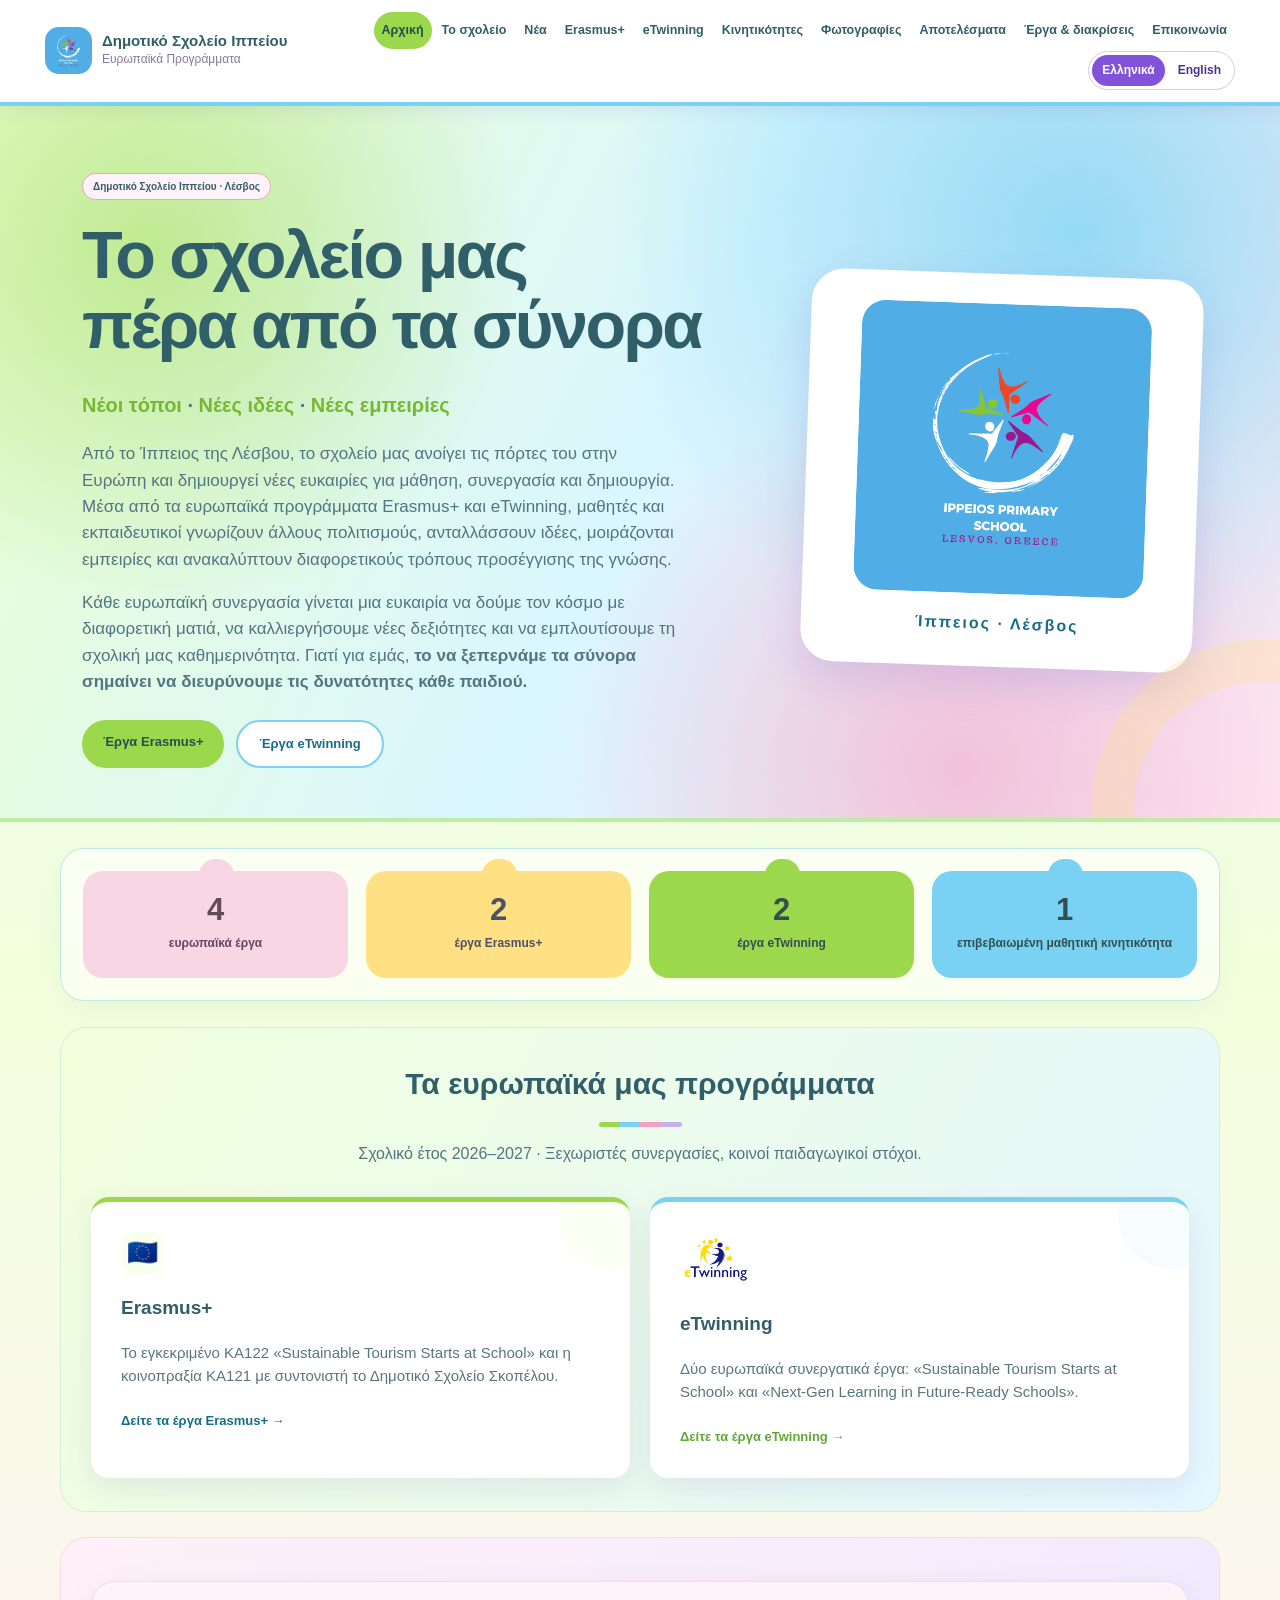
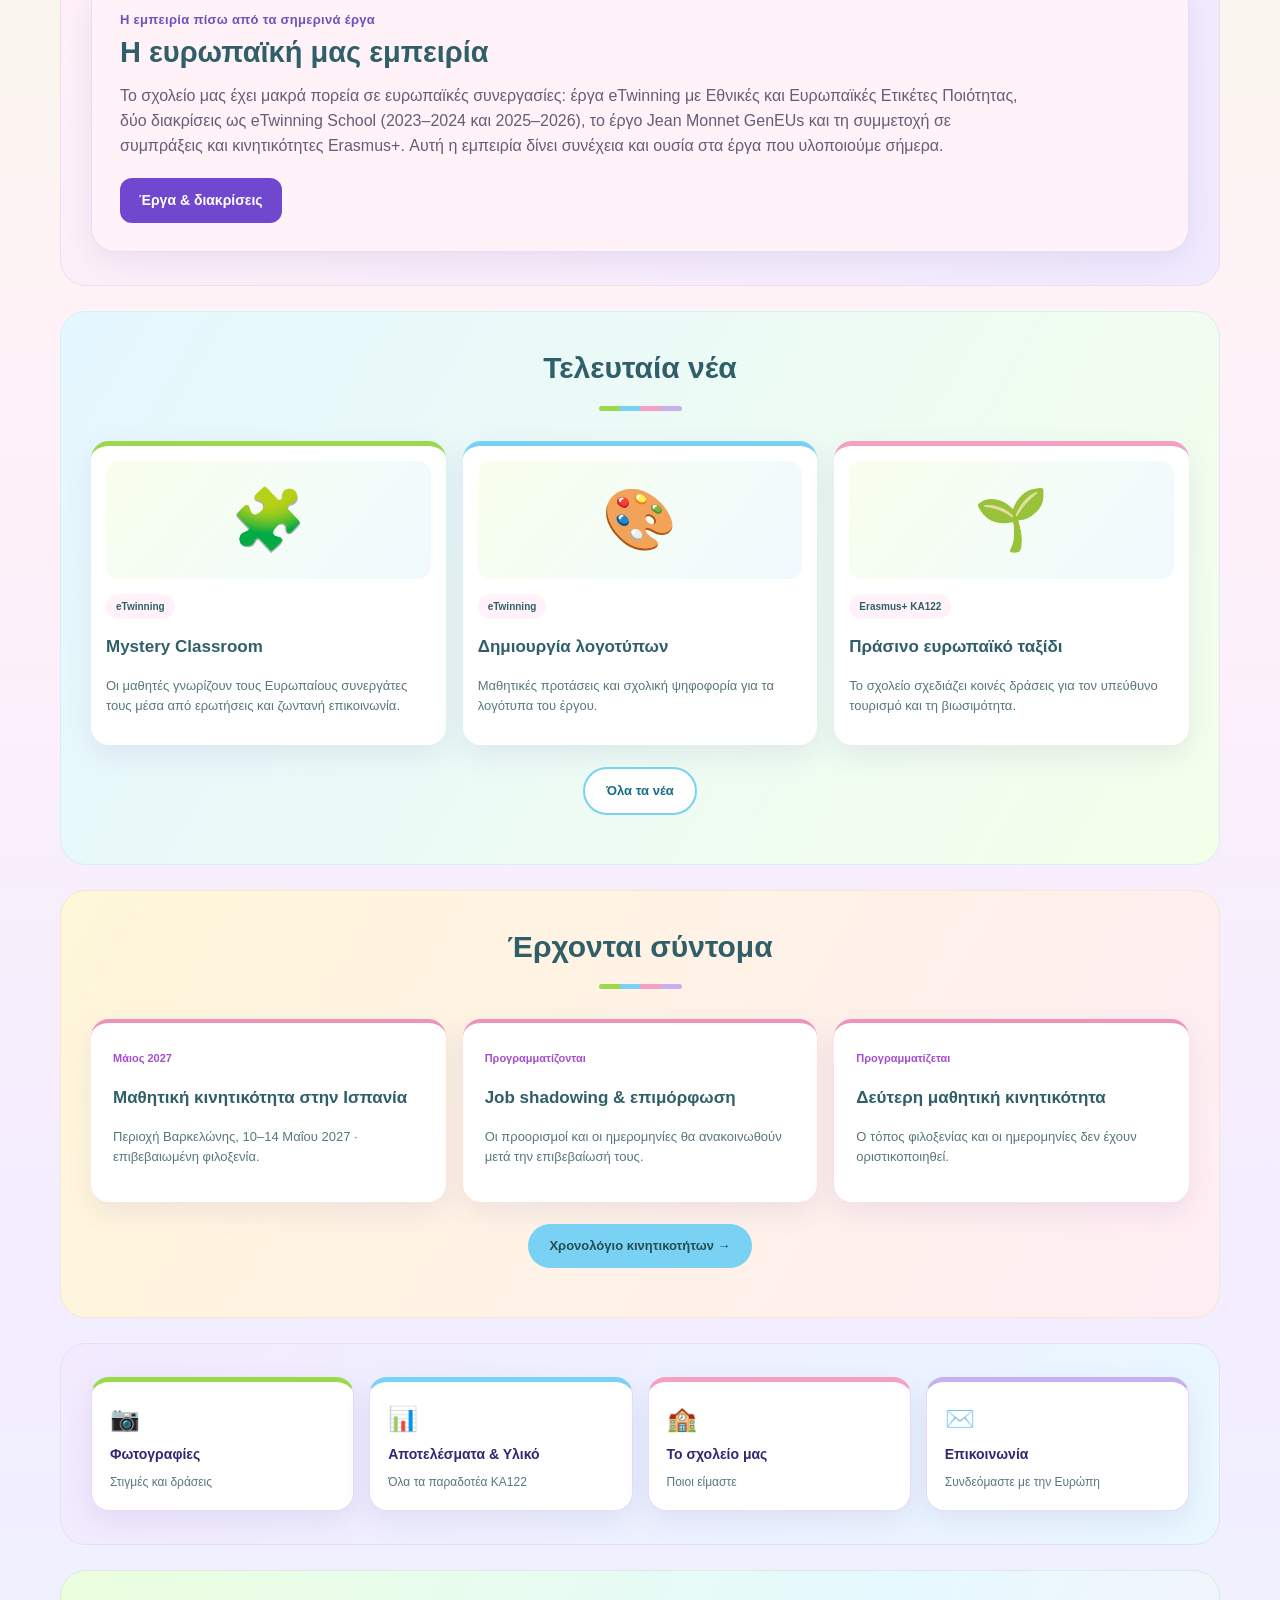
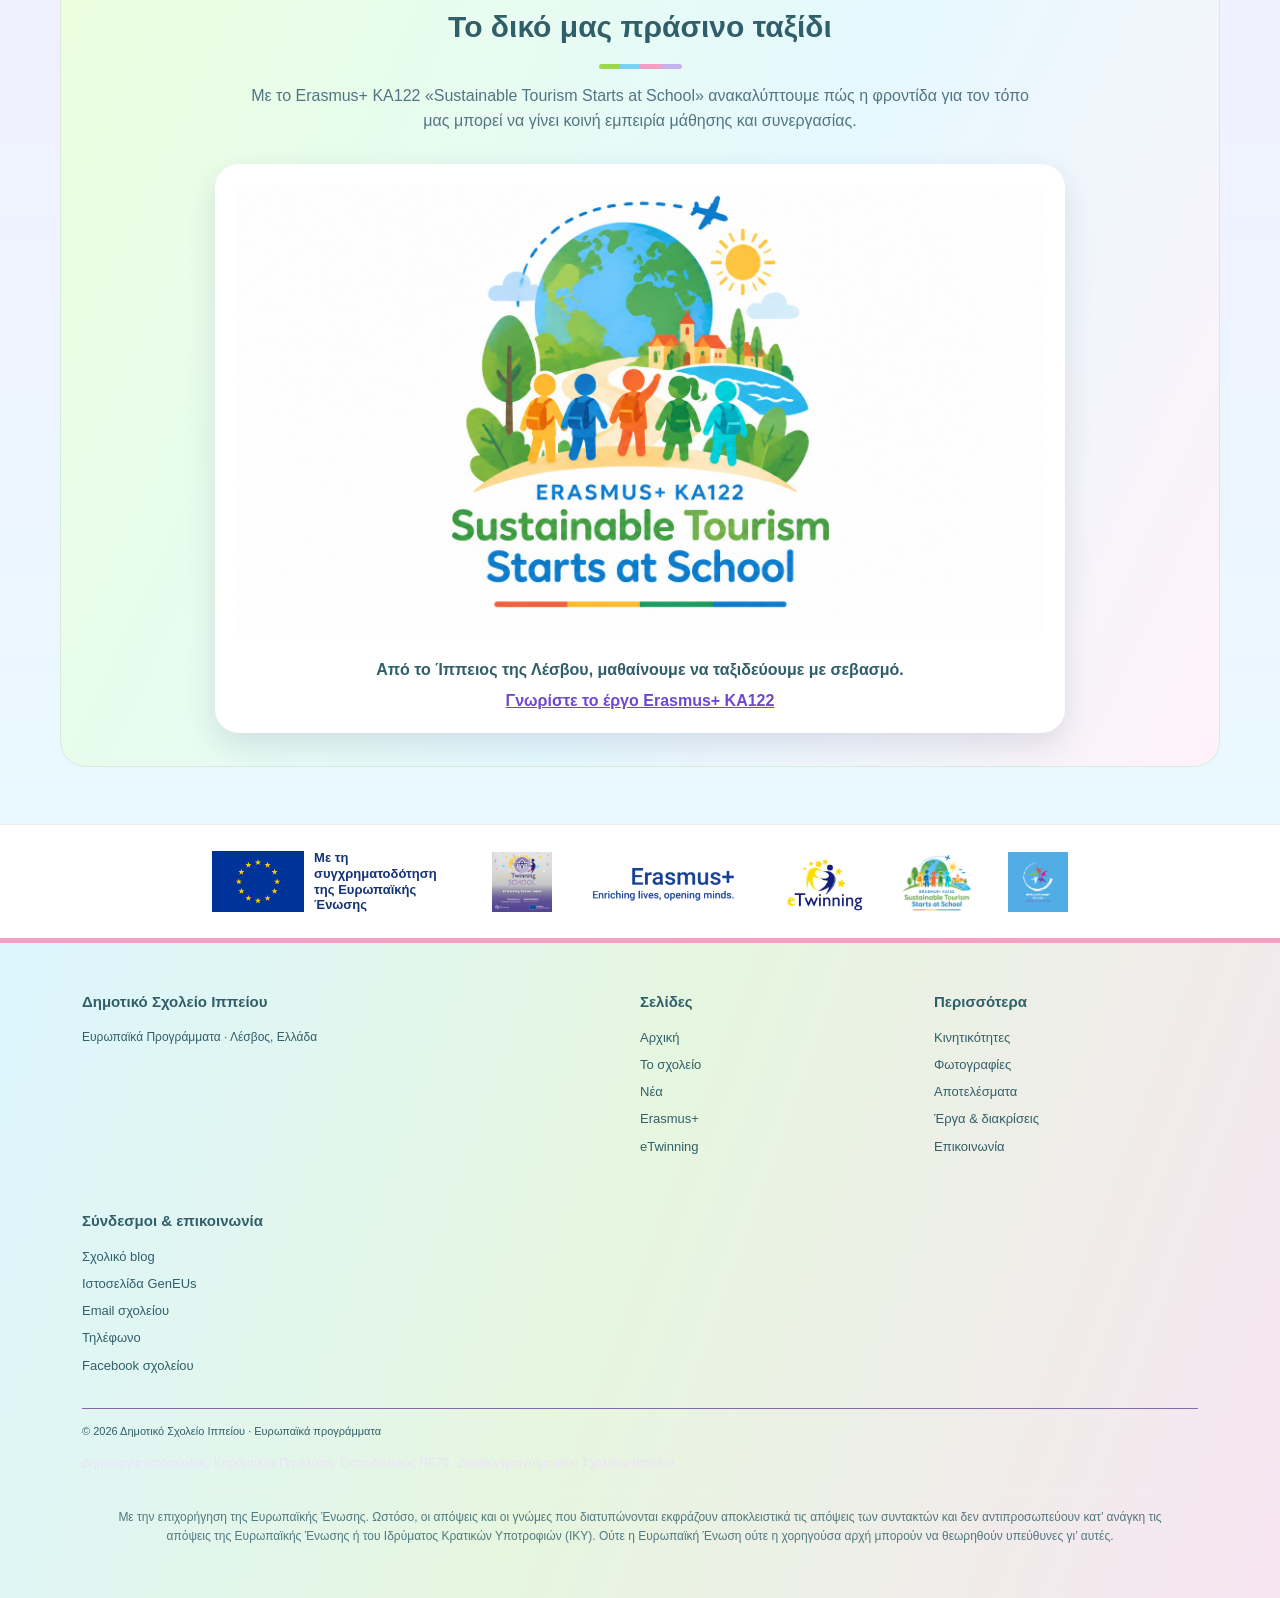
<file: index.html>
<!DOCTYPE html>

<html lang="el"><head><meta charset="utf-8"/><meta content="width=device-width,initial-scale=1" name="viewport"/><meta content="Ευρωπαϊκά προγράμματα Erasmus+ και eTwinning – Δημοτικό Σχολείο Ιππείου, Λέσβος" data-i18n-content="index.meta.description" name="description"/><title data-i18n-attr-text="index.meta.title">Αρχική | Δημοτικό Σχολείο Ιππείου</title><link href="style.css" rel="stylesheet"/><style>
/* Ευρωπαϊκή διαδρομή — διακριτική από τα ενεργά έργα */
.archive-intro{max-width:840px;margin:0 auto 28px;text-align:center;color:#64587e;font-size:16px}
.archive-panel{background:#fff;border:1px solid #e7ddfa;border-radius:24px;padding:28px;box-shadow:0 9px 30px rgba(53,38,98,.08)}
.archive-grid{display:grid;grid-template-columns:repeat(2,minmax(0,1fr));gap:17px}
.archive-item{background:#fff;border:1px solid #eae3fb;border-top:5px solid #8c61e5;border-radius:17px;padding:22px;box-shadow:0 6px 20px rgba(51,40,89,.05)}
.archive-item:nth-child(4n+2){border-top-color:#56bcf7}.archive-item:nth-child(4n+3){border-top-color:#2ab88d}.archive-item:nth-child(4n){border-top-color:#ef71aa}
.archive-year{font-weight:800;color:#7151bf;font-size:13px;letter-spacing:.3px}.archive-item h3{font-size:19px;margin:8px 0;color:#38246f}.archive-item p{font-size:14px;color:#625d73;margin:6px 0 12px}
.archive-item a,.archive-links a{color:#6740bd;text-decoration:underline;text-underline-offset:3px;font-size:14px;font-weight:650}
.archive-badges{display:flex;gap:8px;flex-wrap:wrap;margin:17px 0 0}.archive-badges span{border-radius:100px;background:#f1ecff;color:#5833a0;padding:7px 12px;font-size:13px;font-weight:750}
.archive-note{background:#eff8ff;padding:17px;border-radius:15px;color:#4a4964;font-size:14px;margin-top:23px}
.archive-teaser{margin-top:10px}.archive-teaser h2{color:#37266f;margin:0 0 9px;font-size:29px}.archive-teaser p{max-width:900px;color:#665d77;margin:0 0 19px}
.archive-button{display:inline-block;background:#7047cf;color:#fff!important;text-decoration:none;border-radius:12px;padding:12px 19px;font-size:14px;font-weight:800}
@media(max-width:760px){.archive-grid{grid-template-columns:1fr}.archive-panel{padding:18px}}
</style><link href="i18n.css" rel="stylesheet"/><link href="spring-garden-2.css" rel="stylesheet"/></head><body>
<header class="top"><nav class="nav-wrap"><a class="brand" href="index.html"><img alt="Λογότυπο σχολείου" src="school-logo.png"/><span><strong><span data-i18n="index.text.001">Δημοτικό Σχολείο Ιππείου</span></strong><small><span data-i18n="index.text.002">Ευρωπαϊκά Προγράμματα</span></small></span></a><div class="nav-list"><a class="nav-link active" href="index.html"><span data-i18n="index.text.003">Αρχική</span></a><a class="nav-link" href="school.html"><span data-i18n="index.text.004">Το σχολείο</span></a><a class="nav-link" href="news.html"><span data-i18n="index.text.005">Νέα</span></a><a class="nav-link" href="erasmus.html">Erasmus+</a><a class="nav-link" href="etwinning.html">eTwinning</a><a class="nav-link" href="mobilities.html"><span data-i18n="index.text.006">Κινητικότητες</span></a><a class="nav-link" href="gallery.html"><span data-i18n="index.text.007">Φωτογραφίες</span></a><a class="nav-link" href="results.html"><span data-i18n="index.text.008">Αποτελέσματα</span></a><a class="nav-link" href="history.html"><span data-i18n="index.text.009">Έργα &amp; διακρίσεις</span></a><a class="nav-link" href="contact.html"><span data-i18n="index.text.010">Επικοινωνία</span></a><span aria-label="Language" class="lang-switch" role="group"><button aria-pressed="true" class="lang-toggle" data-lang="el" type="button">Ελληνικά</button><button aria-pressed="false" class="lang-toggle" data-lang="en" type="button">English</button></span></div></nav></header>
<main>
<section class="hero"><div class="container herogrid"><div class="hero-copy"><span class="badge outline"><span data-i18n="index.text.012">Δημοτικό Σχολείο Ιππείου · Λέσβος</span></span><h1><span data-i18n="index.text.013">Το σχολείο μας</span><br/><span data-i18n="index.text.014">πέρα από τα σύνορα</span></h1><p class="motto"><span><span data-i18n="index.text.015">Νέοι τόποι</span></span> · <span><span data-i18n="index.text.016">Νέες ιδέες</span></span> · <span><span data-i18n="index.text.017">Νέες εμπειρίες</span></span></p><p><span data-i18n="index.text.018">Από το Ίππειος της Λέσβου, το σχολείο μας ανοίγει τις πόρτες του στην Ευρώπη και δημιουργεί νέες ευκαιρίες για μάθηση, συνεργασία και δημιουργία. Μέσα από τα ευρωπαϊκά προγράμματα Erasmus+ και eTwinning, μαθητές και εκπαιδευτικοί γνωρίζουν άλλους πολιτισμούς, ανταλλάσσουν ιδέες, μοιράζονται εμπειρίες και ανακαλύπτουν διαφορετικούς τρόπους προσέγγισης της γνώσης.</span></p><p><span data-i18n="index.text.019">Κάθε ευρωπαϊκή συνεργασία γίνεται μια ευκαιρία να δούμε τον κόσμο με διαφορετική ματιά, να καλλιεργήσουμε νέες δεξιότητες και να εμπλουτίσουμε τη σχολική μας καθημερινότητα. Γιατί για εμάς, </span><strong><span data-i18n="index.text.020">το να ξεπερνάμε τα σύνορα σημαίνει να διευρύνουμε τις δυνατότητες κάθε παιδιού.</span></strong></p><div class="actions"><a class="btn primary" href="erasmus.html"><span data-i18n="index.text.021">Έργα Erasmus+</span></a><a class="btn ghost" href="etwinning.html"><span data-i18n="index.text.022">Έργα eTwinning</span></a></div></div><div class="hero-logo"><img alt="Λογότυπο Δημοτικού Σχολείου Ιππείου" src="school-logo.png"/><p><span data-i18n="index.text.023">Ίππειος · Λέσβος</span></p></div></div></section>
<section aria-label="Τα φετινά μας ευρωπαϊκά προγράμματα" class="container statrow"><div class="stat red"><strong>4</strong><small><span data-i18n="index.text.024">ευρωπαϊκά έργα</span></small></div><div class="stat yellow"><strong>2</strong><small><span data-i18n="index.text.025">έργα Erasmus+</span></small></div><div class="stat green"><strong>2</strong><small><span data-i18n="index.text.026">έργα eTwinning</span></small></div><div class="stat blue"><strong>1</strong><small><span data-i18n="index.text.027">επιβεβαιωμένη μαθητική κινητικότητα</span></small></div></section>
<section class="container section"><div class="section-title"><h2><span data-i18n="index.text.028">Τα ευρωπαϊκά μας προγράμματα</span></h2><div class="underline"></div><p><span data-i18n="index.text.029">Σχολικό έτος 2026–2027 · Ξεχωριστές συνεργασίες, κοινοί παιδαγωγικοί στόχοι.</span></p></div><div class="two-cards"><a class="feature" href="erasmus.html"><span class="feature-icon eu">🇪🇺</span><h3>Erasmus+</h3><p><span data-i18n="index.text.030">Το εγκεκριμένο KA122 «Sustainable Tourism Starts at School» και η κοινοπραξία KA121 με συντονιστή το Δημοτικό Σχολείο Σκοπέλου.</span></p><span class="card-link"><span data-i18n="index.text.031">Δείτε τα έργα Erasmus+ →</span></span></a><a class="feature" href="etwinning.html"><img alt="eTwinning" class="feature-logo" src="etwinning-logo.jpg"/><h3>eTwinning</h3><p><span data-i18n="index.text.032">Δύο ευρωπαϊκά συνεργατικά έργα: «Sustainable Tourism Starts at School» και «Next-Gen Learning in Future-Ready Schools».</span></p><span class="card-link green-text"><span data-i18n="index.text.033">Δείτε τα έργα eTwinning →</span></span></a></div></section><section class="container section compact"><div class="archive-panel archive-teaser"><div class="archive-year"><span data-i18n="index.text.034">Η εμπειρία πίσω από τα σημερινά έργα</span></div><h2><span data-i18n="index.text.035">Η ευρωπαϊκή μας εμπειρία</span></h2><p><span data-i18n="index.text.036">Το σχολείο μας έχει μακρά πορεία σε ευρωπαϊκές συνεργασίες: έργα eTwinning με Εθνικές και Ευρωπαϊκές Ετικέτες Ποιότητας, δύο διακρίσεις ως eTwinning School (2023–2024 και 2025–2026), το έργο Jean Monnet GenEUs και τη συμμετοχή σε συμπράξεις και κινητικότητες Erasmus+. Αυτή η εμπειρία δίνει συνέχεια και ουσία στα έργα που υλοποιούμε σήμερα.</span></p><a class="archive-button" href="history.html"><span data-i18n="index.text.037">Έργα &amp; διακρίσεις</span></a></div></section>
<section class="container section compact"><div class="section-title"><h2><span data-i18n="index.text.038">Τελευταία νέα</span></h2><div class="underline"></div></div><div class="grid3"><article class="news-card"><div class="news-art">🧩</div><span class="badge">eTwinning</span><h3>Mystery Classroom</h3><p><span data-i18n="index.text.039">Οι μαθητές γνωρίζουν τους Ευρωπαίους συνεργάτες τους μέσα από ερωτήσεις και ζωντανή επικοινωνία.</span></p></article><article class="news-card"><div class="news-art">🎨</div><span class="badge">eTwinning</span><h3><span data-i18n="index.text.040">Δημιουργία λογοτύπων</span></h3><p><span data-i18n="index.text.041">Μαθητικές προτάσεις και σχολική ψηφοφορία για τα λογότυπα του έργου.</span></p></article><article class="news-card"><div class="news-art">🌱</div><span class="badge">Erasmus+ KA122</span><h3><span data-i18n="index.text.042">Πράσινο ευρωπαϊκό ταξίδι</span></h3><p><span data-i18n="index.text.043">Το σχολείο σχεδιάζει κοινές δράσεις για τον υπεύθυνο τουρισμό και τη βιωσιμότητα.</span></p></article></div><p class="center-action"><a class="btn ghost" href="news.html"><span data-i18n="index.text.044">Όλα τα νέα</span></a></p></section>
<section class="container section compact"><div class="section-title"><h2><span data-i18n="index.text.045">Έρχονται σύντομα</span></h2><div class="underline"></div></div><div class="grid3"><div class="event"><small><span data-i18n="index.text.046">Μάιος 2027</span></small><h3><span data-i18n="index.text.047">Μαθητική κινητικότητα στην Ισπανία</span></h3><p><span data-i18n="index.text.048">Περιοχή Βαρκελώνης, 10–14 Μαΐου 2027 · επιβεβαιωμένη φιλοξενία.</span></p></div><div class="event"><small><span data-i18n="index.text.049">Προγραμματίζονται</span></small><h3><span data-i18n="index.text.050">Job shadowing &amp; επιμόρφωση</span></h3><p><span data-i18n="index.text.051">Οι προορισμοί και οι ημερομηνίες θα ανακοινωθούν μετά την επιβεβαίωσή τους.</span></p></div><div class="event"><small><span data-i18n="index.text.052">Προγραμματίζεται</span></small><h3><span data-i18n="index.text.053">Δεύτερη μαθητική κινητικότητα</span></h3><p><span data-i18n="index.text.054">Ο τόπος φιλοξενίας και οι ημερομηνίες δεν έχουν οριστικοποιηθεί.</span></p></div></div><p class="center-action"><a class="btn navy" href="mobilities.html"><span data-i18n="index.text.055">Χρονολόγιο κινητικοτήτων →</span></a></p></section>
<section class="container section compact"><div class="quick-grid"><a href="gallery.html">📷 <strong><span data-i18n="index.text.056">Φωτογραφίες</span></strong><small><span data-i18n="index.text.057">Στιγμές και δράσεις</span></small></a><a href="results.html">📊 <strong><span data-i18n="index.text.058">Αποτελέσματα &amp; Υλικό</span></strong><small><span data-i18n="index.text.059">Όλα τα παραδοτέα KA122</span></small></a><a href="school.html">🏫 <strong><span data-i18n="index.text.060">Το σχολείο μας</span></strong><small><span data-i18n="index.text.061">Ποιοι είμαστε</span></small></a><a href="contact.html">✉️ <strong><span data-i18n="index.text.062">Επικοινωνία</span></strong><small><span data-i18n="index.text.063">Συνδεόμαστε με την Ευρώπη</span></small></a></div></section>
<section aria-labelledby="ka122-poster-title" class="container section" style="padding-bottom:64px">
<div class="section-title">
<h2 id="ka122-poster-title"><span data-i18n="index.text.064">Το δικό μας πράσινο ταξίδι</span></h2>
<div class="underline"></div>
<p><span data-i18n="index.text.065">Με το Erasmus+ KA122 «Sustainable Tourism Starts at School» ανακαλύπτουμε πώς η φροντίδα για τον τόπο μας μπορεί να γίνει κοινή εμπειρία μάθησης και συνεργασίας.</span></p>
</div>
<div style="max-width:850px;margin:0 auto;text-align:center;background:#fff;border-radius:24px;padding:20px;box-shadow:0 12px 30px rgba(45,41,94,.12)">
<a aria-label="Μάθετε περισσότερα για το Erasmus+ KA122" href="erasmus.html">
<img alt="Αφίσα του Erasmus+ KA122 Sustainable Tourism Starts at School" loading="lazy" src="sustainable-tourism.jpg" style="display:block;width:100%;height:auto;border-radius:14px"/>
</a>
<p style="margin:19px 0 6px;font-weight:750"><span data-i18n="index.text.066">Από το Ίππειος της Λέσβου, μαθαίνουμε να ταξιδεύουμε με σεβασμό.</span></p>
<a href="erasmus.html" style="color:#7047cf;font-weight:750;text-decoration:underline"><span data-i18n="index.text.067">Γνωρίστε το έργο Erasmus+ KA122</span></a>
</div>
</section>
</main>
<div aria-label="Ευρωπαϊκή χρηματοδότηση και λογότυπα του σχολείου" class="footer-logos"><div class="eu-funding-mark"><svg aria-label="Σημαία της Ευρωπαϊκής Ένωσης" role="img" viewbox="0 0 120 80" xmlns="http://www.w3.org/2000/svg"><rect fill="#003399" height="80" width="120"></rect><polygon fill="#ffcc00" points="60.000,10.800 60.970,13.665 63.994,13.702 61.569,15.510 62.469,18.398 60.000,16.650 57.531,18.398 58.431,15.510 56.006,13.702 59.030,13.665"></polygon><polygon fill="#ffcc00" points="72.500,14.149 73.470,17.014 76.494,17.051 74.069,18.859 74.969,21.747 72.500,19.999 70.031,21.747 70.931,18.859 68.506,17.051 71.530,17.014"></polygon><polygon fill="#ffcc00" points="81.651,23.300 82.620,26.165 85.645,26.202 83.220,28.010 84.119,30.898 81.651,29.150 79.182,30.898 80.081,28.010 77.656,26.202 80.681,26.165"></polygon><polygon fill="#ffcc00" points="85.000,35.800 85.970,38.665 88.994,38.702 86.569,40.510 87.469,43.398 85.000,41.650 82.531,43.398 83.431,40.510 81.006,38.702 84.030,38.665"></polygon><polygon fill="#ffcc00" points="81.651,48.300 82.620,51.165 85.645,51.202 83.220,53.010 84.119,55.898 81.651,54.150 79.182,55.898 80.081,53.010 77.656,51.202 80.681,51.165"></polygon><polygon fill="#ffcc00" points="72.500,57.451 73.470,60.316 76.494,60.353 74.069,62.161 74.969,65.049 72.500,63.301 70.031,65.049 70.931,62.161 68.506,60.353 71.530,60.316"></polygon><polygon fill="#ffcc00" points="60.000,60.800 60.970,63.665 63.994,63.702 61.569,65.510 62.469,68.398 60.000,66.650 57.531,68.398 58.431,65.510 56.006,63.702 59.030,63.665"></polygon><polygon fill="#ffcc00" points="47.500,57.451 48.470,60.316 51.494,60.353 49.069,62.161 49.969,65.049 47.500,63.301 45.031,65.049 45.931,62.161 43.506,60.353 46.530,60.316"></polygon><polygon fill="#ffcc00" points="38.349,48.300 39.319,51.165 42.344,51.202 39.919,53.010 40.818,55.898 38.349,54.150 35.881,55.898 36.780,53.010 34.355,51.202 37.380,51.165"></polygon><polygon fill="#ffcc00" points="35.000,35.800 35.970,38.665 38.994,38.702 36.569,40.510 37.469,43.398 35.000,41.650 32.531,43.398 33.431,40.510 31.006,38.702 34.030,38.665"></polygon><polygon fill="#ffcc00" points="38.349,23.300 39.319,26.165 42.344,26.202 39.919,28.010 40.818,30.898 38.349,29.150 35.881,30.898 36.780,28.010 34.355,26.202 37.380,26.165"></polygon><polygon fill="#ffcc00" points="47.500,14.149 48.470,17.014 51.494,17.051 49.069,18.859 49.969,21.747 47.500,19.999 45.031,21.747 45.931,18.859 43.506,17.051 46.530,17.014"></polygon></svg><span>Με τη συγχρηματοδότηση της Ευρωπαϊκής Ένωσης</span></div><img alt="eTwinning School Label" loading="lazy" src="etwinning-school-label.gif"/><img alt="Erasmus+ — Enriching lives, opening minds" class="erasmus-wordmark" loading="lazy" src="[data-uri]"/><img alt="eTwinning" loading="lazy" src="etwinning-logo.jpg"/><img alt="Λογότυπο Sustainable Tourism Starts at School" loading="lazy" src="[data-uri]"/><img alt="Δημοτικό Σχολείο Ιππείου" loading="lazy" src="school-logo.png"/></div>
<footer class="footer"><div class="container"><div class="footer-grid"><div><h3><span data-i18n="index.text.068">Δημοτικό Σχολείο Ιππείου</span></h3><p><span data-i18n="index.text.069">Ευρωπαϊκά Προγράμματα · Λέσβος, Ελλάδα</span></p></div><div><h3><span data-i18n="index.text.070">Σελίδες</span></h3><a href="index.html"><span data-i18n="index.text.071">Αρχική</span></a><a href="school.html"><span data-i18n="index.text.072">Το σχολείο</span></a><a href="news.html"><span data-i18n="index.text.073">Νέα</span></a><a href="erasmus.html">Erasmus+</a><a href="etwinning.html">eTwinning</a></div><div><h3><span data-i18n="index.text.074">Περισσότερα</span></h3><a href="mobilities.html"><span data-i18n="index.text.075">Κινητικότητες</span></a><a href="gallery.html"><span data-i18n="index.text.076">Φωτογραφίες</span></a><a href="results.html"><span data-i18n="index.text.077">Αποτελέσματα</span></a><a href="history.html"><span data-i18n="index.text.078">Έργα &amp; διακρίσεις</span></a><a href="contact.html"><span data-i18n="index.text.079">Επικοινωνία</span></a></div><div class="external-presence"><h3><span data-i18n="index.text.080">Σύνδεσμοι &amp; επικοινωνία</span></h3><a href="https://blogs.sch.gr/dimippeio/"><span data-i18n="index.text.081">Σχολικό blog</span></a><a href="https://geneusproject.blogspot.com/"><span data-i18n="index.text.082">Ιστοσελίδα GenEUs</span></a><a href="mailto:mail@dim-ippeiou.les.sch.gr"><span data-i18n="index.text.083">Email σχολείου</span></a><a href="tel:+302251093474"><span data-i18n="index.text.084">Τηλέφωνο</span></a><a href="https://www.facebook.com/profile.php?id=100064159476317" rel="noopener noreferrer" target="_blank"><span data-i18n="index.text.085">Facebook σχολείου</span></a></div></div><div class="copyright"><span data-i18n="index.text.086">© 2026 Δημοτικό Σχολείο Ιππείου · Ευρωπαϊκά προγράμματα</span></div><p class="site-credit" style="display:block !important; visibility:visible !important; color:#e9e2f8 !important; opacity:1 !important; text-align:left !important; font-size:12px !important; line-height:1.6 !important; font-weight:400 !important; margin:14px 0 2px !important; padding:0 !important; background:transparent !important;"><span data-i18n="index.text.087">Δημιουργία ιστοσελίδας: Καράμπελα Πηνελόπη, Εκπαιδευτικός ΠΕ70 · Διευθύντρια Δημοτικού Σχολείου Ιππείου</span></p></div><p class="eu-disclaimer" data-i18n="global.euDisclaimer">Με την επιχορήγηση της Ευρωπαϊκής Ένωσης. Ωστόσο, οι απόψεις και οι γνώμες που διατυπώνονται εκφράζουν αποκλειστικά τις απόψεις των συντακτών και δεν αντιπροσωπεύουν κατ’ ανάγκη τις απόψεις της Ευρωπαϊκής Ένωσης ή του Ιδρύματος Κρατικών Υποτροφιών (ΙΚΥ). Ούτε η Ευρωπαϊκή Ένωση ούτε η χορηγούσα αρχή μπορούν να θεωρηθούν υπεύθυνες γι’ αυτές.</p></footer>
<script defer="True" src="i18n.js"></script></body></html>
</file>
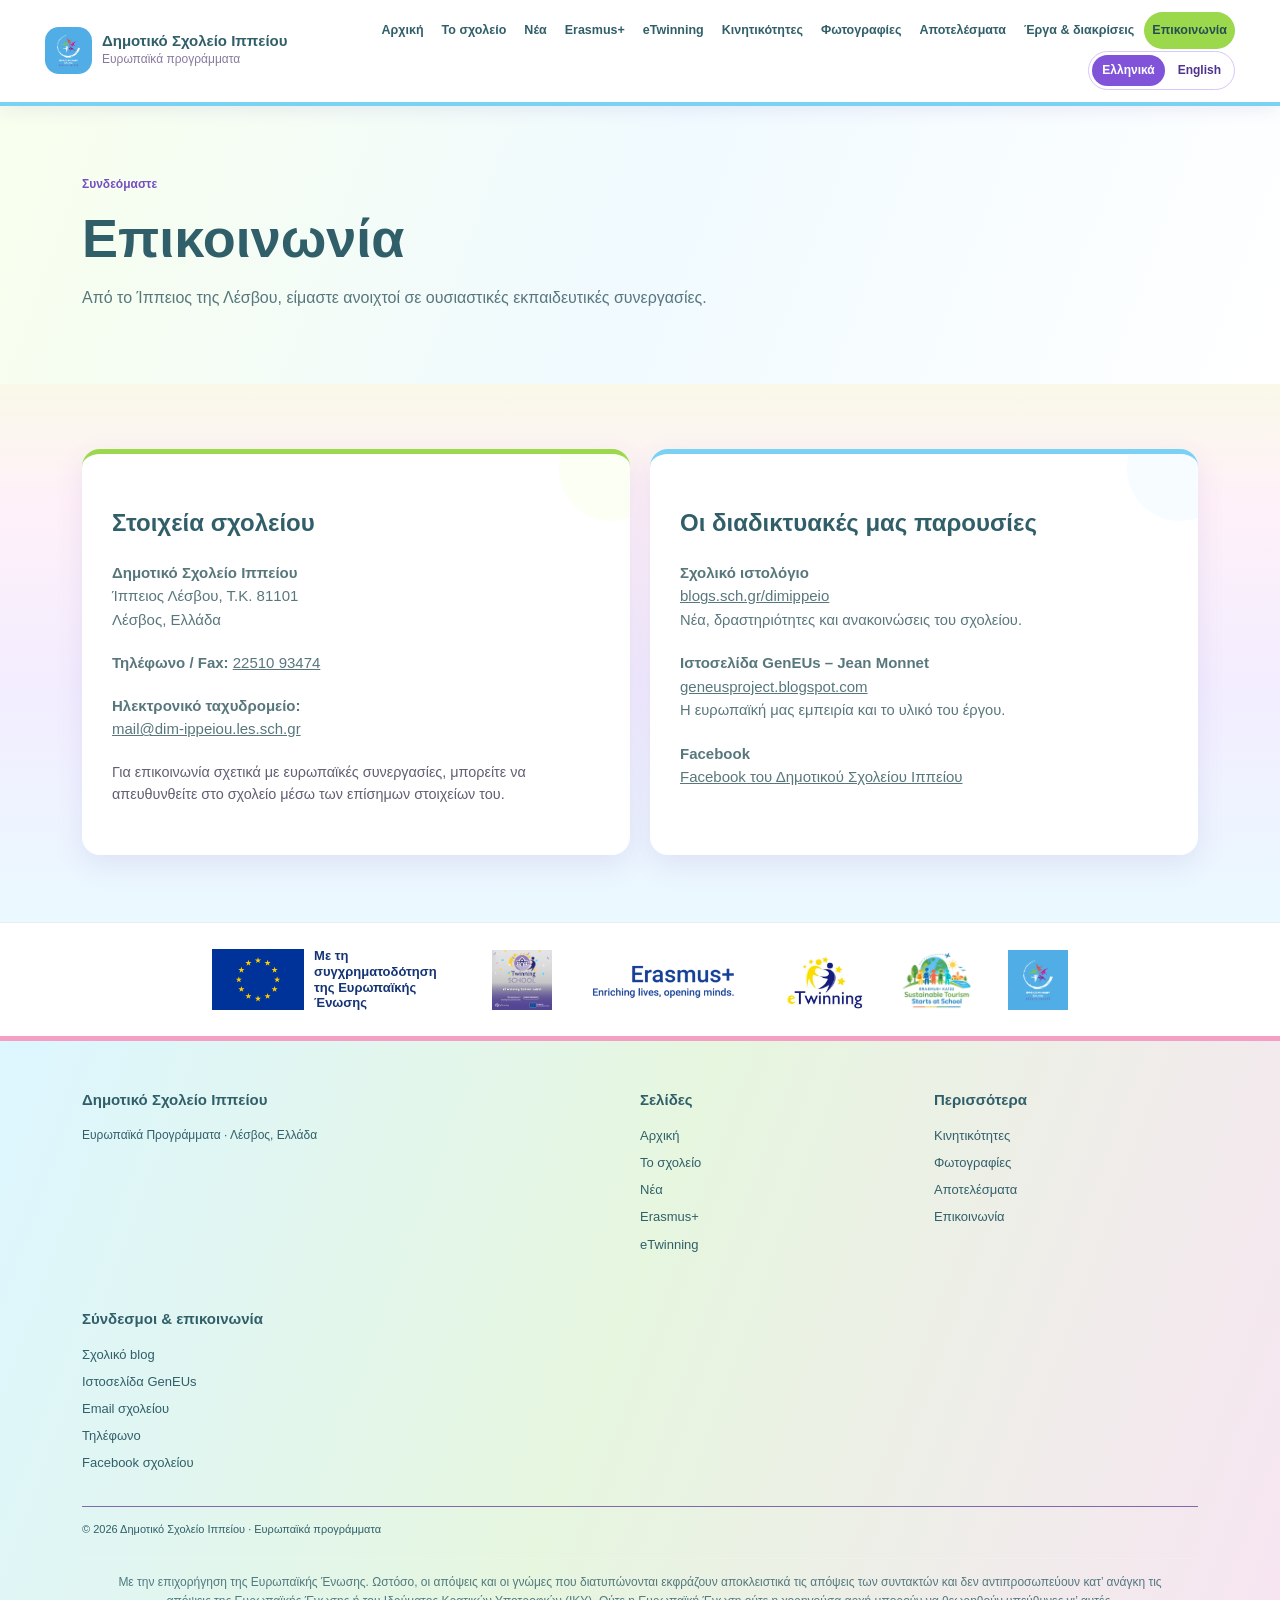
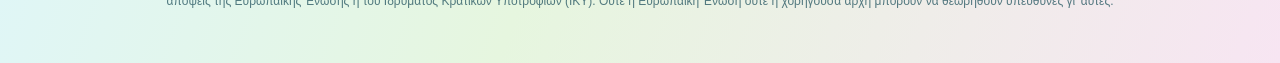
<file: contact.html>
<!DOCTYPE html>

<html lang="el"><head><meta charset="utf-8"/><meta content="width=device-width,initial-scale=1" name="viewport"/><meta content="Ευρωπαϊκά προγράμματα Erasmus+ και eTwinning – Δημοτικό Σχολείο Ιππείου, Λέσβος" data-i18n-content="contact.meta.description" name="description"/><title data-i18n-attr-text="contact.meta.title">Επικοινωνία | Δημοτικό Σχολείο Ιππείου</title><link href="style.css" rel="stylesheet"/><link href="i18n.css" rel="stylesheet"/><link href="spring-garden-2.css" rel="stylesheet"/></head><body>
<header class="top"><nav class="nav-wrap"><a class="brand" href="index.html"><img alt="Λογότυπο σχολείου" src="school-logo.png"/><span><strong><span data-i18n="contact.text.001">Δημοτικό Σχολείο Ιππείου</span></strong><small><span data-i18n="contact.text.002">Ευρωπαϊκά προγράμματα</span></small></span></a><div class="nav-list"><a class="nav-link" href="index.html"><span data-i18n="contact.text.003">Αρχική</span></a><a class="nav-link" href="school.html"><span data-i18n="contact.text.004">Το σχολείο</span></a><a class="nav-link" href="news.html"><span data-i18n="contact.text.005">Νέα</span></a><a class="nav-link" href="erasmus.html">Erasmus+</a><a class="nav-link" href="etwinning.html">eTwinning</a><a class="nav-link" href="mobilities.html"><span data-i18n="contact.text.006">Κινητικότητες</span></a><a class="nav-link" href="gallery.html"><span data-i18n="contact.text.007">Φωτογραφίες</span></a><a class="nav-link" href="results.html"><span data-i18n="contact.text.008">Αποτελέσματα</span></a><a class="nav-link" href="history.html"><span data-i18n="contact.text.009">Έργα &amp; διακρίσεις</span></a><a class="nav-link active" href="contact.html"><span data-i18n="contact.text.010">Επικοινωνία</span></a><span aria-label="Language" class="lang-switch" role="group"><button aria-pressed="true" class="lang-toggle" data-lang="el" type="button">Ελληνικά</button><button aria-pressed="false" class="lang-toggle" data-lang="en" type="button">English</button></span></div></nav></header>
<main><section class="page-head"><div class="container"><p class="kicker"><span data-i18n="contact.text.012">Συνδεόμαστε</span></p><h1><span data-i18n="contact.text.013">Επικοινωνία</span></h1><p><span data-i18n="contact.text.014">Από το Ίππειος της Λέσβου, είμαστε ανοιχτοί σε ουσιαστικές εκπαιδευτικές συνεργασίες.</span></p></div></section><section class="container section">
<div class="two-cards" style="align-items:stretch">
<div class="feature">
<h2><span data-i18n="contact.text.015">Στοιχεία σχολείου</span></h2>
<p><strong><span data-i18n="contact.text.016">Δημοτικό Σχολείο Ιππείου</span></strong><br/><span data-i18n="contact.text.017">Ίππειος Λέσβου, Τ.Κ. 81101</span><br/><span data-i18n="contact.text.018">Λέσβος, Ελλάδα</span></p>
<p><strong><span data-i18n="contact.text.019">Τηλέφωνο / Fax:</span></strong> <a href="tel:+302251093474">22510 93474</a></p>
<p><strong><span data-i18n="contact.text.020">Ηλεκτρονικό ταχυδρομείο:</span></strong><br/><a href="mailto:mail@dim-ippeiou.les.sch.gr">mail@dim-ippeiou.les.sch.gr</a></p>
<p style="font-size:.9rem;color:#625e73"><span data-i18n="contact.text.021">Για επικοινωνία σχετικά με ευρωπαϊκές συνεργασίες, μπορείτε να απευθυνθείτε στο σχολείο μέσω των επίσημων στοιχείων του.</span></p>
</div>
<div class="feature">
<h2><span data-i18n="contact.text.022">Οι διαδικτυακές μας παρουσίες</span></h2>
<p><strong><span data-i18n="contact.text.023">Σχολικό ιστολόγιο</span></strong><br/><a href="https://blogs.sch.gr/dimippeio/" rel="noopener noreferrer" target="_blank">blogs.sch.gr/dimippeio</a><br/><span style="font-size:.92rem"><span data-i18n="contact.text.024">Νέα, δραστηριότητες και ανακοινώσεις του σχολείου.</span></span></p>
<p><strong><span data-i18n="contact.text.025">Ιστοσελίδα GenEUs – Jean Monnet</span></strong><br/><a href="https://geneusproject.blogspot.com/" rel="noopener noreferrer" target="_blank">geneusproject.blogspot.com</a><br/><span style="font-size:.92rem"><span data-i18n="contact.text.026">Η ευρωπαϊκή μας εμπειρία και το υλικό του έργου.</span></span></p>
<p><strong>Facebook</strong><br/><a href="https://www.facebook.com/profile.php?id=100064159476317" rel="noopener noreferrer" target="_blank"><span data-i18n="contact.text.027">Facebook του Δημοτικού Σχολείου Ιππείου</span></a></p>
</div>
</div>
</section></main>
<div aria-label="Ευρωπαϊκή χρηματοδότηση και λογότυπα του σχολείου" class="footer-logos"><div class="eu-funding-mark"><svg aria-label="Σημαία της Ευρωπαϊκής Ένωσης" role="img" viewbox="0 0 120 80" xmlns="http://www.w3.org/2000/svg"><rect fill="#003399" height="80" width="120"></rect><polygon fill="#ffcc00" points="60.000,10.800 60.970,13.665 63.994,13.702 61.569,15.510 62.469,18.398 60.000,16.650 57.531,18.398 58.431,15.510 56.006,13.702 59.030,13.665"></polygon><polygon fill="#ffcc00" points="72.500,14.149 73.470,17.014 76.494,17.051 74.069,18.859 74.969,21.747 72.500,19.999 70.031,21.747 70.931,18.859 68.506,17.051 71.530,17.014"></polygon><polygon fill="#ffcc00" points="81.651,23.300 82.620,26.165 85.645,26.202 83.220,28.010 84.119,30.898 81.651,29.150 79.182,30.898 80.081,28.010 77.656,26.202 80.681,26.165"></polygon><polygon fill="#ffcc00" points="85.000,35.800 85.970,38.665 88.994,38.702 86.569,40.510 87.469,43.398 85.000,41.650 82.531,43.398 83.431,40.510 81.006,38.702 84.030,38.665"></polygon><polygon fill="#ffcc00" points="81.651,48.300 82.620,51.165 85.645,51.202 83.220,53.010 84.119,55.898 81.651,54.150 79.182,55.898 80.081,53.010 77.656,51.202 80.681,51.165"></polygon><polygon fill="#ffcc00" points="72.500,57.451 73.470,60.316 76.494,60.353 74.069,62.161 74.969,65.049 72.500,63.301 70.031,65.049 70.931,62.161 68.506,60.353 71.530,60.316"></polygon><polygon fill="#ffcc00" points="60.000,60.800 60.970,63.665 63.994,63.702 61.569,65.510 62.469,68.398 60.000,66.650 57.531,68.398 58.431,65.510 56.006,63.702 59.030,63.665"></polygon><polygon fill="#ffcc00" points="47.500,57.451 48.470,60.316 51.494,60.353 49.069,62.161 49.969,65.049 47.500,63.301 45.031,65.049 45.931,62.161 43.506,60.353 46.530,60.316"></polygon><polygon fill="#ffcc00" points="38.349,48.300 39.319,51.165 42.344,51.202 39.919,53.010 40.818,55.898 38.349,54.150 35.881,55.898 36.780,53.010 34.355,51.202 37.380,51.165"></polygon><polygon fill="#ffcc00" points="35.000,35.800 35.970,38.665 38.994,38.702 36.569,40.510 37.469,43.398 35.000,41.650 32.531,43.398 33.431,40.510 31.006,38.702 34.030,38.665"></polygon><polygon fill="#ffcc00" points="38.349,23.300 39.319,26.165 42.344,26.202 39.919,28.010 40.818,30.898 38.349,29.150 35.881,30.898 36.780,28.010 34.355,26.202 37.380,26.165"></polygon><polygon fill="#ffcc00" points="47.500,14.149 48.470,17.014 51.494,17.051 49.069,18.859 49.969,21.747 47.500,19.999 45.031,21.747 45.931,18.859 43.506,17.051 46.530,17.014"></polygon></svg><span>Με τη συγχρηματοδότηση της Ευρωπαϊκής Ένωσης</span></div><img alt="eTwinning School Label" loading="lazy" src="etwinning-school-label.gif"/><img alt="Erasmus+ — Enriching lives, opening minds" class="erasmus-wordmark" loading="lazy" src="[data-uri]"/><img alt="eTwinning" loading="lazy" src="etwinning-logo.jpg"/><img alt="Λογότυπο Sustainable Tourism Starts at School" loading="lazy" src="[data-uri]"/><img alt="Δημοτικό Σχολείο Ιππείου" loading="lazy" src="school-logo.png"/></div>
<footer class="footer"><div class="container"><div class="footer-grid"><div><h3><span data-i18n="contact.text.028">Δημοτικό Σχολείο Ιππείου</span></h3><p><span data-i18n="contact.text.029">Ευρωπαϊκά Προγράμματα · Λέσβος, Ελλάδα</span></p><p> </p></div><div><h3><span data-i18n="contact.text.030">Σελίδες</span></h3><a href="index.html"><span data-i18n="contact.text.031">Αρχική</span></a><a href="school.html"><span data-i18n="contact.text.032">Το σχολείο</span></a><a href="news.html"><span data-i18n="contact.text.033">Νέα</span></a><a href="erasmus.html">Erasmus+</a><a href="etwinning.html">eTwinning</a></div><div><h3><span data-i18n="contact.text.034">Περισσότερα</span></h3><a href="mobilities.html"><span data-i18n="contact.text.035">Κινητικότητες</span></a><a href="gallery.html"><span data-i18n="contact.text.036">Φωτογραφίες</span></a><a href="results.html"><span data-i18n="contact.text.037">Αποτελέσματα</span></a><a href="contact.html"><span data-i18n="contact.text.038">Επικοινωνία</span></a></div><div class="external-presence"><h3><span data-i18n="contact.text.039">Σύνδεσμοι &amp; επικοινωνία</span></h3><a href="https://blogs.sch.gr/dimippeio/"><span data-i18n="contact.text.040">Σχολικό blog</span></a><a href="https://geneusproject.blogspot.com/"><span data-i18n="contact.text.041">Ιστοσελίδα GenEUs</span></a><a href="mailto:mail@dim-ippeiou.les.sch.gr"><span data-i18n="contact.text.042">Email σχολείου</span></a><a href="tel:+302251093474"><span data-i18n="contact.text.043">Τηλέφωνο</span></a><a href="https://www.facebook.com/profile.php?id=100064159476317" rel="noopener noreferrer" target="_blank"><span data-i18n="contact.text.044">Facebook σχολείου</span></a></div></div><div class="copyright"><span data-i18n="contact.text.045">© 2026 Δημοτικό Σχολείο Ιππείου · Ευρωπαϊκά προγράμματα</span></div></div><p class="eu-disclaimer" data-i18n="global.euDisclaimer">Με την επιχορήγηση της Ευρωπαϊκής Ένωσης. Ωστόσο, οι απόψεις και οι γνώμες που διατυπώνονται εκφράζουν αποκλειστικά τις απόψεις των συντακτών και δεν αντιπροσωπεύουν κατ’ ανάγκη τις απόψεις της Ευρωπαϊκής Ένωσης ή του Ιδρύματος Κρατικών Υποτροφιών (ΙΚΥ). Ούτε η Ευρωπαϊκή Ένωση ούτε η χορηγούσα αρχή μπορούν να θεωρηθούν υπεύθυνες γι’ αυτές.</p></footer>
<script defer="True" src="i18n.js"></script></body></html>
</file>
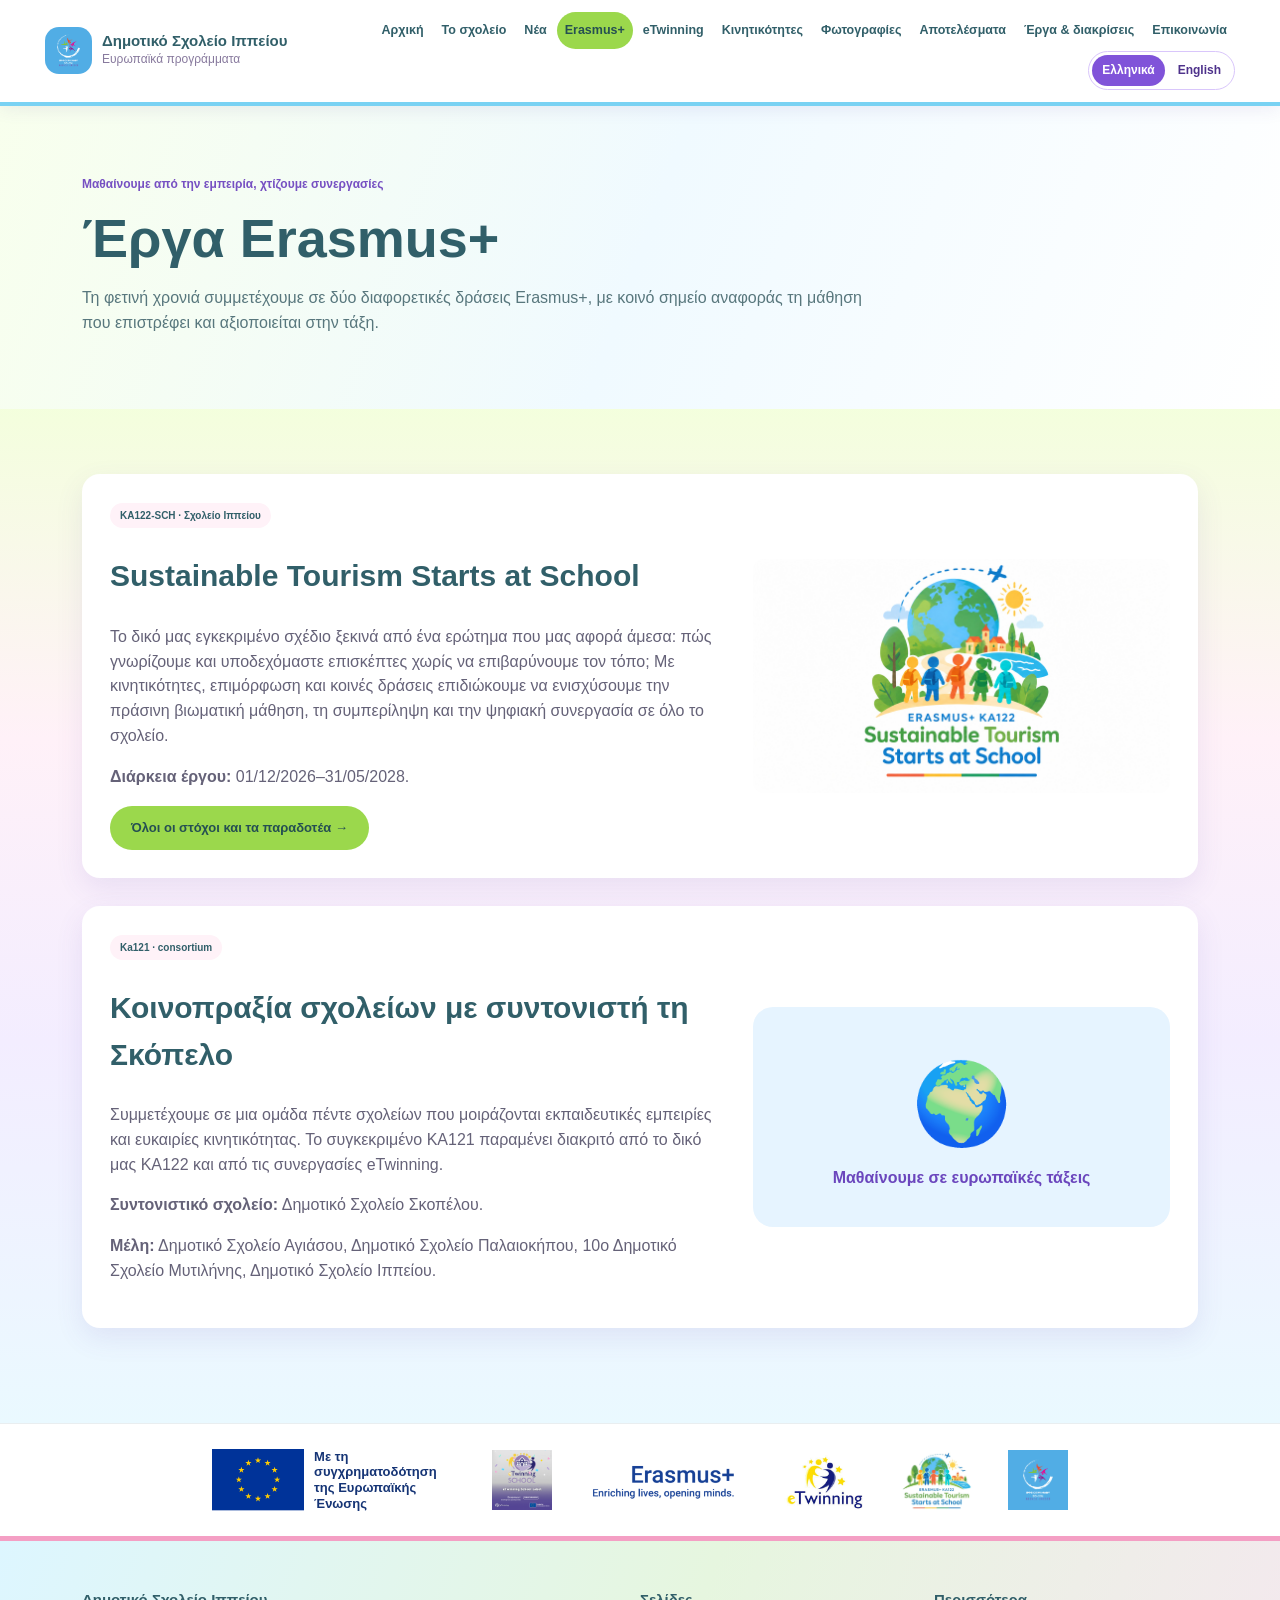
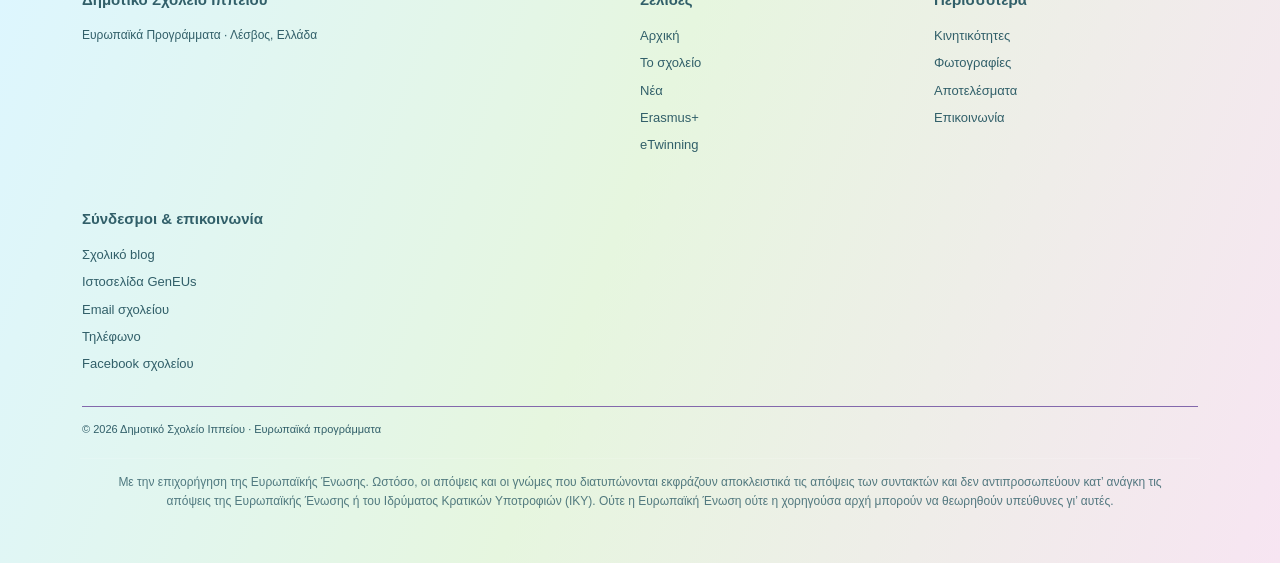
<file: erasmus.html>
<!DOCTYPE html>

<html lang="el"><head><meta charset="utf-8"/><meta content="width=device-width,initial-scale=1" name="viewport"/><meta content="Ευρωπαϊκά προγράμματα Erasmus+ και eTwinning – Δημοτικό Σχολείο Ιππείου, Λέσβος" data-i18n-content="erasmus.meta.description" name="description"/><title data-i18n-attr-text="erasmus.meta.title">Erasmus+ | Δημοτικό Σχολείο Ιππείου</title><link href="style.css" rel="stylesheet"/><link href="i18n.css" rel="stylesheet"/><link href="spring-garden-2.css" rel="stylesheet"/></head><body>
<header class="top"><nav class="nav-wrap"><a class="brand" href="index.html"><img alt="Λογότυπο σχολείου" src="school-logo.png"/><span><strong><span data-i18n="erasmus.text.001">Δημοτικό Σχολείο Ιππείου</span></strong><small><span data-i18n="erasmus.text.002">Ευρωπαϊκά προγράμματα</span></small></span></a><div class="nav-list"><a class="nav-link" href="index.html"><span data-i18n="erasmus.text.003">Αρχική</span></a><a class="nav-link" href="school.html"><span data-i18n="erasmus.text.004">Το σχολείο</span></a><a class="nav-link" href="news.html"><span data-i18n="erasmus.text.005">Νέα</span></a><a class="nav-link active" href="erasmus.html">Erasmus+</a><a class="nav-link" href="etwinning.html">eTwinning</a><a class="nav-link" href="mobilities.html"><span data-i18n="erasmus.text.006">Κινητικότητες</span></a><a class="nav-link" href="gallery.html"><span data-i18n="erasmus.text.007">Φωτογραφίες</span></a><a class="nav-link" href="results.html"><span data-i18n="erasmus.text.008">Αποτελέσματα</span></a><a class="nav-link" href="history.html"><span data-i18n="erasmus.text.009">Έργα &amp; διακρίσεις</span></a><a class="nav-link" href="contact.html"><span data-i18n="erasmus.text.010">Επικοινωνία</span></a><span aria-label="Language" class="lang-switch" role="group"><button aria-pressed="true" class="lang-toggle" data-lang="el" type="button">Ελληνικά</button><button aria-pressed="false" class="lang-toggle" data-lang="en" type="button">English</button></span></div></nav></header>
<main><section class="page-head"><div class="container"><p class="kicker"><span data-i18n="erasmus.text.012">Μαθαίνουμε από την εμπειρία, χτίζουμε συνεργασίες</span></p><h1><span data-i18n="erasmus.text.013">Έργα Erasmus+</span></h1><p><span data-i18n="erasmus.text.014">Τη φετινή χρονιά συμμετέχουμε σε δύο διαφορετικές δράσεις Erasmus+, με κοινό σημείο αναφοράς τη μάθηση που επιστρέφει και αξιοποιείται στην τάξη.</span></p></div></section><section class="container section"><div class="project-detail"><div><span class="badge coral"><span data-i18n="erasmus.text.015">KA122-SCH · Σχολείο Ιππείου</span></span><h2>Sustainable Tourism Starts at School</h2><p><span data-i18n="erasmus.text.016">Το δικό μας εγκεκριμένο σχέδιο ξεκινά από ένα ερώτημα που μας αφορά άμεσα: πώς γνωρίζουμε και υποδεχόμαστε επισκέπτες χωρίς να επιβαρύνουμε τον τόπο; Με κινητικότητες, επιμόρφωση και κοινές δράσεις επιδιώκουμε να ενισχύσουμε την πράσινη βιωματική μάθηση, τη συμπερίληψη και την ψηφιακή συνεργασία σε όλο το σχολείο.</span></p><p><strong><span data-i18n="erasmus.text.017">Διάρκεια έργου:</span></strong> 01/12/2026–31/05/2028.</p><a class="btn primary" href="results.html"><span data-i18n="erasmus.text.018">Όλοι οι στόχοι και τα παραδοτέα →</span></a></div><img alt="Αφίσα Erasmus+ KA122 Sustainable Tourism Starts at School" class="poster" src="sustainable-tourism.jpg"/></div><div class="project-detail alt-detail"><div><span class="badge blue-badge">Ka121 · consortium</span><h2><span data-i18n="erasmus.text.019">Κοινοπραξία σχολείων με συντονιστή τη Σκόπελο</span></h2><p><span data-i18n="erasmus.text.020">Συμμετέχουμε σε μια ομάδα πέντε σχολείων που μοιράζονται εκπαιδευτικές εμπειρίες και ευκαιρίες κινητικότητας. Το συγκεκριμένο KA121 παραμένει διακριτό από το δικό μας KA122 και από τις συνεργασίες eTwinning.</span></p><p><strong><span data-i18n="erasmus.text.021">Συντονιστικό σχολείο:</span></strong><span data-i18n="erasmus.text.022"> Δημοτικό Σχολείο Σκοπέλου.</span></p><p><strong><span data-i18n="erasmus.text.023">Μέλη:</span></strong><span data-i18n="erasmus.text.024"> Δημοτικό Σχολείο Αγιάσου, Δημοτικό Σχολείο Παλαιοκήπου, 10ο Δημοτικό Σχολείο Μυτιλήνης, Δημοτικό Σχολείο Ιππείου.</span></p></div><div class="art">🌍<span><span data-i18n="erasmus.text.025">Μαθαίνουμε σε ευρωπαϊκές τάξεις</span></span></div></div></section></main>
<div aria-label="Ευρωπαϊκή χρηματοδότηση και λογότυπα του σχολείου" class="footer-logos"><div class="eu-funding-mark"><svg aria-label="Σημαία της Ευρωπαϊκής Ένωσης" role="img" viewbox="0 0 120 80" xmlns="http://www.w3.org/2000/svg"><rect fill="#003399" height="80" width="120"></rect><polygon fill="#ffcc00" points="60.000,10.800 60.970,13.665 63.994,13.702 61.569,15.510 62.469,18.398 60.000,16.650 57.531,18.398 58.431,15.510 56.006,13.702 59.030,13.665"></polygon><polygon fill="#ffcc00" points="72.500,14.149 73.470,17.014 76.494,17.051 74.069,18.859 74.969,21.747 72.500,19.999 70.031,21.747 70.931,18.859 68.506,17.051 71.530,17.014"></polygon><polygon fill="#ffcc00" points="81.651,23.300 82.620,26.165 85.645,26.202 83.220,28.010 84.119,30.898 81.651,29.150 79.182,30.898 80.081,28.010 77.656,26.202 80.681,26.165"></polygon><polygon fill="#ffcc00" points="85.000,35.800 85.970,38.665 88.994,38.702 86.569,40.510 87.469,43.398 85.000,41.650 82.531,43.398 83.431,40.510 81.006,38.702 84.030,38.665"></polygon><polygon fill="#ffcc00" points="81.651,48.300 82.620,51.165 85.645,51.202 83.220,53.010 84.119,55.898 81.651,54.150 79.182,55.898 80.081,53.010 77.656,51.202 80.681,51.165"></polygon><polygon fill="#ffcc00" points="72.500,57.451 73.470,60.316 76.494,60.353 74.069,62.161 74.969,65.049 72.500,63.301 70.031,65.049 70.931,62.161 68.506,60.353 71.530,60.316"></polygon><polygon fill="#ffcc00" points="60.000,60.800 60.970,63.665 63.994,63.702 61.569,65.510 62.469,68.398 60.000,66.650 57.531,68.398 58.431,65.510 56.006,63.702 59.030,63.665"></polygon><polygon fill="#ffcc00" points="47.500,57.451 48.470,60.316 51.494,60.353 49.069,62.161 49.969,65.049 47.500,63.301 45.031,65.049 45.931,62.161 43.506,60.353 46.530,60.316"></polygon><polygon fill="#ffcc00" points="38.349,48.300 39.319,51.165 42.344,51.202 39.919,53.010 40.818,55.898 38.349,54.150 35.881,55.898 36.780,53.010 34.355,51.202 37.380,51.165"></polygon><polygon fill="#ffcc00" points="35.000,35.800 35.970,38.665 38.994,38.702 36.569,40.510 37.469,43.398 35.000,41.650 32.531,43.398 33.431,40.510 31.006,38.702 34.030,38.665"></polygon><polygon fill="#ffcc00" points="38.349,23.300 39.319,26.165 42.344,26.202 39.919,28.010 40.818,30.898 38.349,29.150 35.881,30.898 36.780,28.010 34.355,26.202 37.380,26.165"></polygon><polygon fill="#ffcc00" points="47.500,14.149 48.470,17.014 51.494,17.051 49.069,18.859 49.969,21.747 47.500,19.999 45.031,21.747 45.931,18.859 43.506,17.051 46.530,17.014"></polygon></svg><span>Με τη συγχρηματοδότηση της Ευρωπαϊκής Ένωσης</span></div><img alt="eTwinning School Label" loading="lazy" src="etwinning-school-label.gif"/><img alt="Erasmus+ — Enriching lives, opening minds" class="erasmus-wordmark" loading="lazy" src="[data-uri]"/><img alt="eTwinning" loading="lazy" src="etwinning-logo.jpg"/><img alt="Λογότυπο Sustainable Tourism Starts at School" loading="lazy" src="[data-uri]"/><img alt="Δημοτικό Σχολείο Ιππείου" loading="lazy" src="school-logo.png"/></div>
<footer class="footer"><div class="container"><div class="footer-grid"><div><h3><span data-i18n="erasmus.text.026">Δημοτικό Σχολείο Ιππείου</span></h3><p><span data-i18n="erasmus.text.027">Ευρωπαϊκά Προγράμματα · Λέσβος, Ελλάδα</span></p><p> </p></div><div><h3><span data-i18n="erasmus.text.028">Σελίδες</span></h3><a href="index.html"><span data-i18n="erasmus.text.029">Αρχική</span></a><a href="school.html"><span data-i18n="erasmus.text.030">Το σχολείο</span></a><a href="news.html"><span data-i18n="erasmus.text.031">Νέα</span></a><a href="erasmus.html">Erasmus+</a><a href="etwinning.html">eTwinning</a></div><div><h3><span data-i18n="erasmus.text.032">Περισσότερα</span></h3><a href="mobilities.html"><span data-i18n="erasmus.text.033">Κινητικότητες</span></a><a href="gallery.html"><span data-i18n="erasmus.text.034">Φωτογραφίες</span></a><a href="results.html"><span data-i18n="erasmus.text.035">Αποτελέσματα</span></a><a href="contact.html"><span data-i18n="erasmus.text.036">Επικοινωνία</span></a></div><div class="external-presence"><h3><span data-i18n="erasmus.text.037">Σύνδεσμοι &amp; επικοινωνία</span></h3><a href="https://blogs.sch.gr/dimippeio/"><span data-i18n="erasmus.text.038">Σχολικό blog</span></a><a href="https://geneusproject.blogspot.com/"><span data-i18n="erasmus.text.039">Ιστοσελίδα GenEUs</span></a><a href="mailto:mail@dim-ippeiou.les.sch.gr"><span data-i18n="erasmus.text.040">Email σχολείου</span></a><a href="tel:+302251093474"><span data-i18n="erasmus.text.041">Τηλέφωνο</span></a><a href="https://www.facebook.com/profile.php?id=100064159476317" rel="noopener noreferrer" target="_blank"><span data-i18n="erasmus.text.042">Facebook σχολείου</span></a></div></div><div class="copyright"><span data-i18n="erasmus.text.043">© 2026 Δημοτικό Σχολείο Ιππείου · Ευρωπαϊκά προγράμματα</span></div></div><p class="eu-disclaimer" data-i18n="global.euDisclaimer">Με την επιχορήγηση της Ευρωπαϊκής Ένωσης. Ωστόσο, οι απόψεις και οι γνώμες που διατυπώνονται εκφράζουν αποκλειστικά τις απόψεις των συντακτών και δεν αντιπροσωπεύουν κατ’ ανάγκη τις απόψεις της Ευρωπαϊκής Ένωσης ή του Ιδρύματος Κρατικών Υποτροφιών (ΙΚΥ). Ούτε η Ευρωπαϊκή Ένωση ούτε η χορηγούσα αρχή μπορούν να θεωρηθούν υπεύθυνες γι’ αυτές.</p></footer>
<script defer="True" src="i18n.js"></script></body></html>
</file>
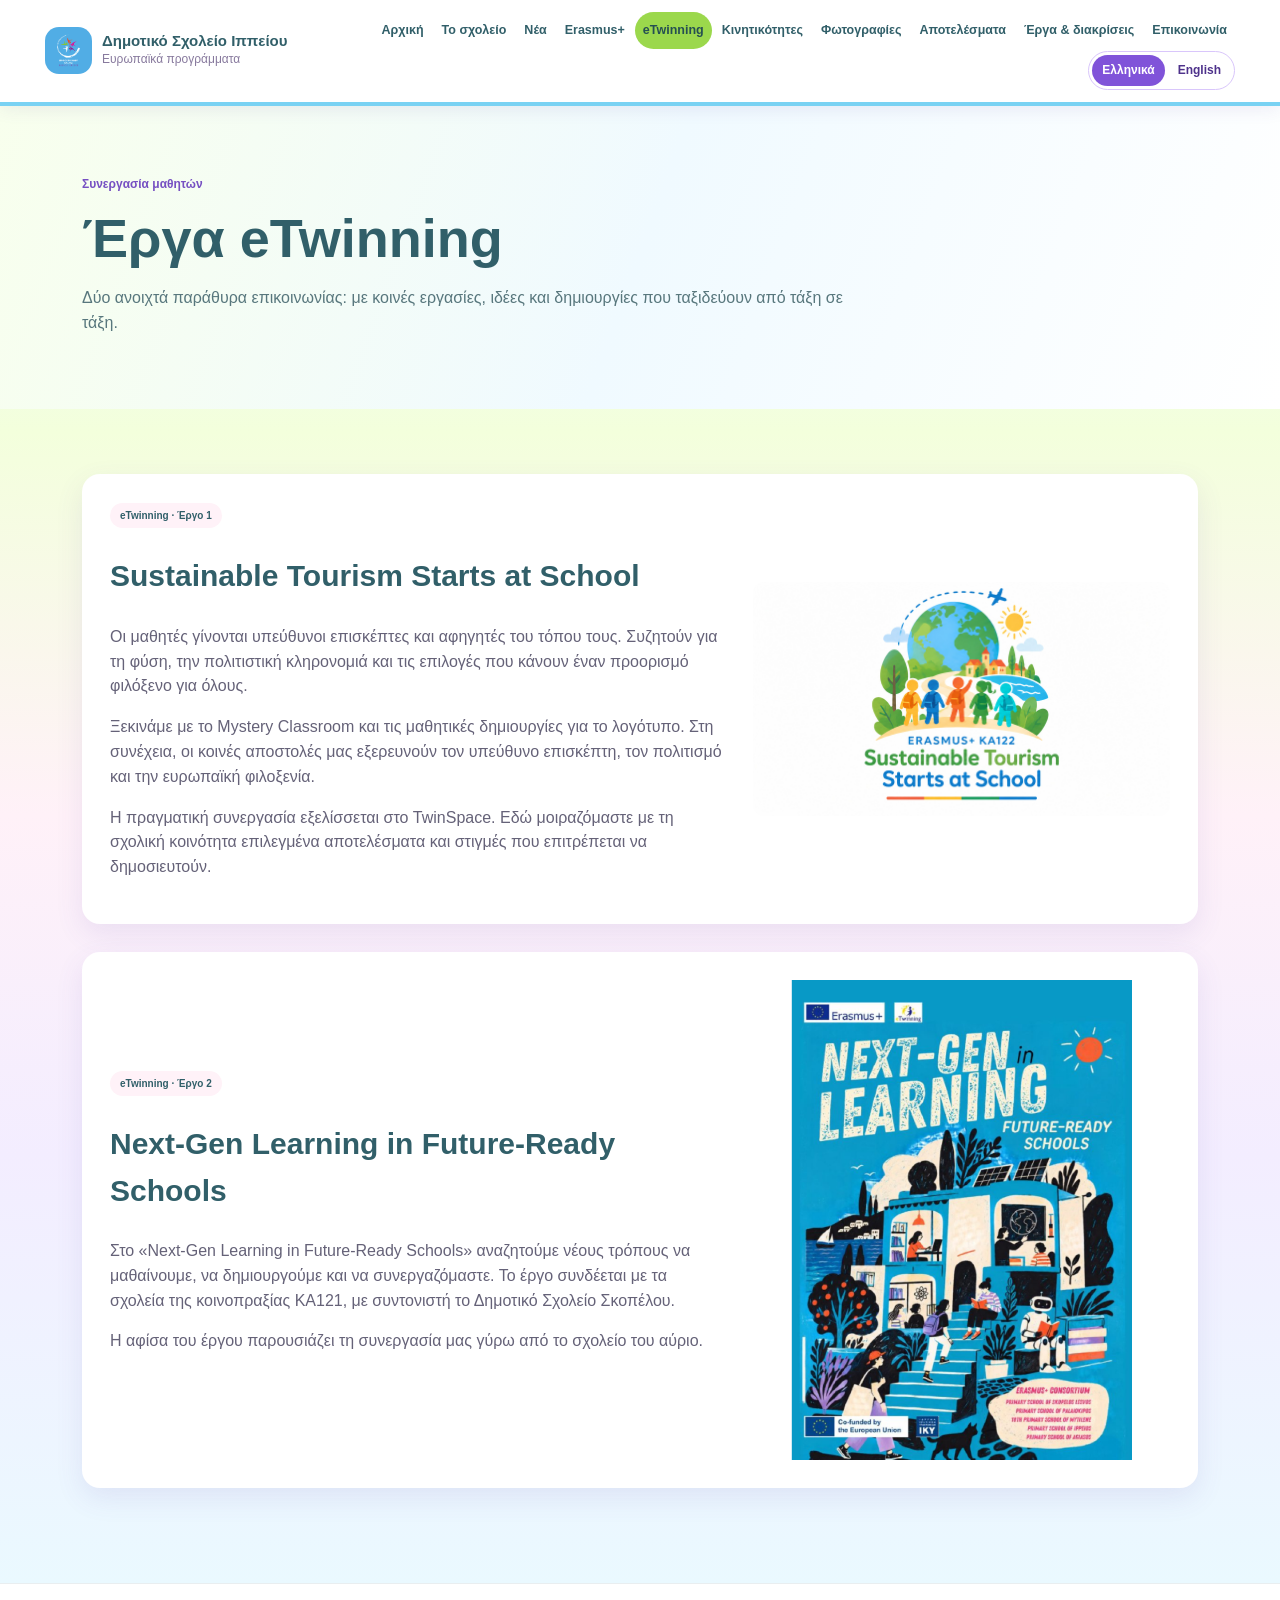
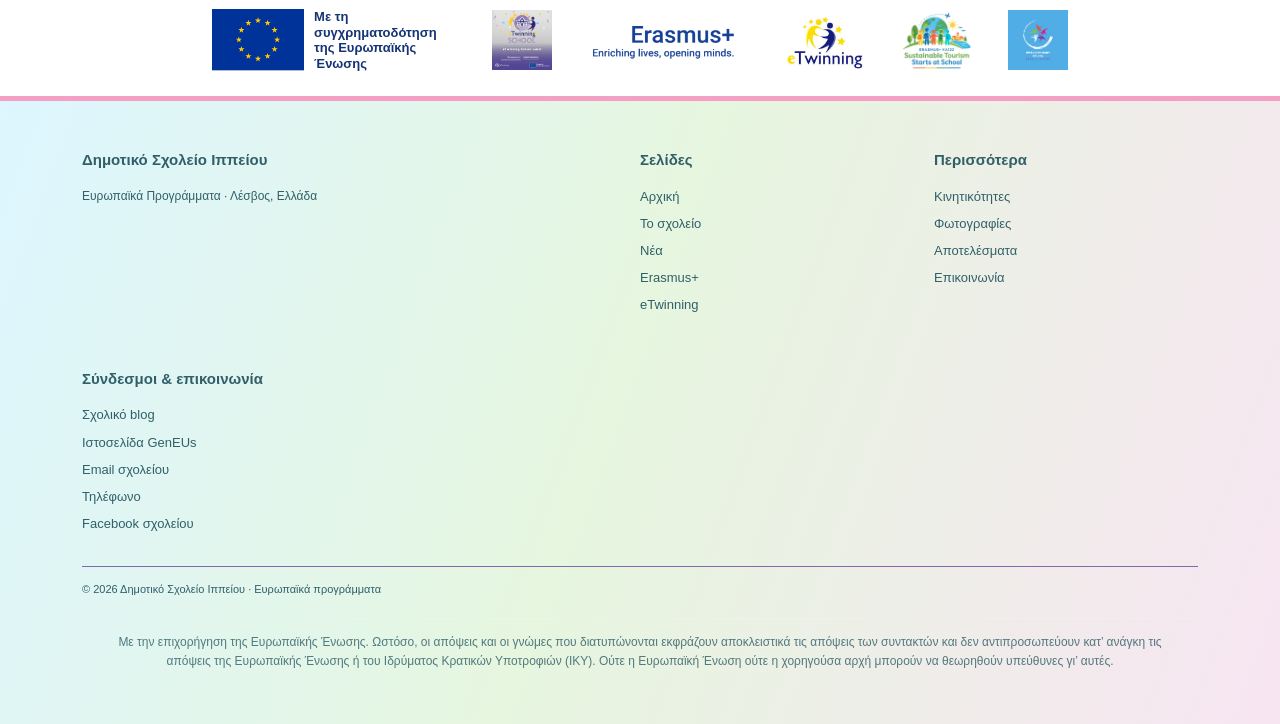
<file: etwinning.html>
<!DOCTYPE html>

<html lang="el"><head><meta charset="utf-8"/><meta content="width=device-width,initial-scale=1" name="viewport"/><meta content="Ευρωπαϊκά προγράμματα Erasmus+ και eTwinning – Δημοτικό Σχολείο Ιππείου, Λέσβος" data-i18n-content="etwinning.meta.description" name="description"/><title data-i18n-attr-text="etwinning.meta.title">eTwinning | Δημοτικό Σχολείο Ιππείου</title><link href="style.css" rel="stylesheet"/><link href="i18n.css" rel="stylesheet"/><link href="spring-garden-2.css" rel="stylesheet"/></head><body>
<header class="top"><nav class="nav-wrap"><a class="brand" href="index.html"><img alt="Λογότυπο σχολείου" src="school-logo.png"/><span><strong><span data-i18n="etwinning.text.001">Δημοτικό Σχολείο Ιππείου</span></strong><small><span data-i18n="etwinning.text.002">Ευρωπαϊκά προγράμματα</span></small></span></a><div class="nav-list"><a class="nav-link" href="index.html"><span data-i18n="etwinning.text.003">Αρχική</span></a><a class="nav-link" href="school.html"><span data-i18n="etwinning.text.004">Το σχολείο</span></a><a class="nav-link" href="news.html"><span data-i18n="etwinning.text.005">Νέα</span></a><a class="nav-link" href="erasmus.html">Erasmus+</a><a class="nav-link active" href="etwinning.html">eTwinning</a><a class="nav-link" href="mobilities.html"><span data-i18n="etwinning.text.006">Κινητικότητες</span></a><a class="nav-link" href="gallery.html"><span data-i18n="etwinning.text.007">Φωτογραφίες</span></a><a class="nav-link" href="results.html"><span data-i18n="etwinning.text.008">Αποτελέσματα</span></a><a class="nav-link" href="history.html"><span data-i18n="etwinning.text.009">Έργα &amp; διακρίσεις</span></a><a class="nav-link" href="contact.html"><span data-i18n="etwinning.text.010">Επικοινωνία</span></a><span aria-label="Language" class="lang-switch" role="group"><button aria-pressed="true" class="lang-toggle" data-lang="el" type="button">Ελληνικά</button><button aria-pressed="false" class="lang-toggle" data-lang="en" type="button">English</button></span></div></nav></header>
<main><section class="page-head"><div class="container"><p class="kicker"><span data-i18n="etwinning.text.012">Συνεργασία μαθητών</span></p><h1><span data-i18n="etwinning.text.013">Έργα eTwinning</span></h1><p><span data-i18n="etwinning.text.014">Δύο ανοιχτά παράθυρα επικοινωνίας: με κοινές εργασίες, ιδέες και δημιουργίες που ταξιδεύουν από τάξη σε τάξη.</span></p></div></section><section class="container section"><div class="project-detail"><div><span class="badge green-badge"><span data-i18n="etwinning.text.015">eTwinning · Έργο 1</span></span><h2>Sustainable Tourism Starts at School</h2><p><span data-i18n="etwinning.text.016">Οι μαθητές γίνονται υπεύθυνοι επισκέπτες και αφηγητές του τόπου τους. Συζητούν για τη φύση, την πολιτιστική κληρονομιά και τις επιλογές που κάνουν έναν προορισμό φιλόξενο για όλους.</span></p><p><span data-i18n="etwinning.text.017">Ξεκινάμε με το Mystery Classroom και τις μαθητικές δημιουργίες για το λογότυπο. Στη συνέχεια, οι κοινές αποστολές μας εξερευνούν τον υπεύθυνο επισκέπτη, τον πολιτισμό και την ευρωπαϊκή φιλοξενία.</span></p><p><span data-i18n="etwinning.text.018">Η πραγματική συνεργασία εξελίσσεται στο TwinSpace. Εδώ μοιραζόμαστε με τη σχολική κοινότητα επιλεγμένα αποτελέσματα και στιγμές που επιτρέπεται να δημοσιευτούν.</span></p></div><img alt="Αφίσα Sustainable Tourism Starts at School" class="poster" src="sustainable-tourism.jpg"/></div><div class="project-detail alt-detail"><div><span class="badge purple-badge"><span data-i18n="etwinning.text.019">eTwinning · Έργο 2</span></span><h2>Next-Gen Learning in Future-Ready Schools</h2><p><span data-i18n="etwinning.text.020">Στο «Next-Gen Learning in Future-Ready Schools» αναζητούμε νέους τρόπους να μαθαίνουμε, να δημιουργούμε και να συνεργαζόμαστε. Το έργο συνδέεται με τα σχολεία της κοινοπραξίας KA121, με συντονιστή το Δημοτικό Σχολείο Σκοπέλου.</span></p><p><span data-i18n="etwinning.text.021">Η αφίσα του έργου παρουσιάζει τη συνεργασία μας γύρω από το σχολείο του αύριο.</span></p></div><img alt="Αφίσα eTwinning Next-Gen Learning in Future-Ready Schools" class="poster portrait" src="next-gen-learning.png"/></div></section></main>
<div aria-label="Ευρωπαϊκή χρηματοδότηση και λογότυπα του σχολείου" class="footer-logos"><div class="eu-funding-mark"><svg aria-label="Σημαία της Ευρωπαϊκής Ένωσης" role="img" viewbox="0 0 120 80" xmlns="http://www.w3.org/2000/svg"><rect fill="#003399" height="80" width="120"></rect><polygon fill="#ffcc00" points="60.000,10.800 60.970,13.665 63.994,13.702 61.569,15.510 62.469,18.398 60.000,16.650 57.531,18.398 58.431,15.510 56.006,13.702 59.030,13.665"></polygon><polygon fill="#ffcc00" points="72.500,14.149 73.470,17.014 76.494,17.051 74.069,18.859 74.969,21.747 72.500,19.999 70.031,21.747 70.931,18.859 68.506,17.051 71.530,17.014"></polygon><polygon fill="#ffcc00" points="81.651,23.300 82.620,26.165 85.645,26.202 83.220,28.010 84.119,30.898 81.651,29.150 79.182,30.898 80.081,28.010 77.656,26.202 80.681,26.165"></polygon><polygon fill="#ffcc00" points="85.000,35.800 85.970,38.665 88.994,38.702 86.569,40.510 87.469,43.398 85.000,41.650 82.531,43.398 83.431,40.510 81.006,38.702 84.030,38.665"></polygon><polygon fill="#ffcc00" points="81.651,48.300 82.620,51.165 85.645,51.202 83.220,53.010 84.119,55.898 81.651,54.150 79.182,55.898 80.081,53.010 77.656,51.202 80.681,51.165"></polygon><polygon fill="#ffcc00" points="72.500,57.451 73.470,60.316 76.494,60.353 74.069,62.161 74.969,65.049 72.500,63.301 70.031,65.049 70.931,62.161 68.506,60.353 71.530,60.316"></polygon><polygon fill="#ffcc00" points="60.000,60.800 60.970,63.665 63.994,63.702 61.569,65.510 62.469,68.398 60.000,66.650 57.531,68.398 58.431,65.510 56.006,63.702 59.030,63.665"></polygon><polygon fill="#ffcc00" points="47.500,57.451 48.470,60.316 51.494,60.353 49.069,62.161 49.969,65.049 47.500,63.301 45.031,65.049 45.931,62.161 43.506,60.353 46.530,60.316"></polygon><polygon fill="#ffcc00" points="38.349,48.300 39.319,51.165 42.344,51.202 39.919,53.010 40.818,55.898 38.349,54.150 35.881,55.898 36.780,53.010 34.355,51.202 37.380,51.165"></polygon><polygon fill="#ffcc00" points="35.000,35.800 35.970,38.665 38.994,38.702 36.569,40.510 37.469,43.398 35.000,41.650 32.531,43.398 33.431,40.510 31.006,38.702 34.030,38.665"></polygon><polygon fill="#ffcc00" points="38.349,23.300 39.319,26.165 42.344,26.202 39.919,28.010 40.818,30.898 38.349,29.150 35.881,30.898 36.780,28.010 34.355,26.202 37.380,26.165"></polygon><polygon fill="#ffcc00" points="47.500,14.149 48.470,17.014 51.494,17.051 49.069,18.859 49.969,21.747 47.500,19.999 45.031,21.747 45.931,18.859 43.506,17.051 46.530,17.014"></polygon></svg><span>Με τη συγχρηματοδότηση της Ευρωπαϊκής Ένωσης</span></div><img alt="eTwinning School Label" loading="lazy" src="etwinning-school-label.gif"/><img alt="Erasmus+ — Enriching lives, opening minds" class="erasmus-wordmark" loading="lazy" src="[data-uri]"/><img alt="eTwinning" loading="lazy" src="etwinning-logo.jpg"/><img alt="Λογότυπο Sustainable Tourism Starts at School" loading="lazy" src="[data-uri]"/><img alt="Δημοτικό Σχολείο Ιππείου" loading="lazy" src="school-logo.png"/></div>
<footer class="footer"><div class="container"><div class="footer-grid"><div><h3><span data-i18n="etwinning.text.022">Δημοτικό Σχολείο Ιππείου</span></h3><p><span data-i18n="etwinning.text.023">Ευρωπαϊκά Προγράμματα · Λέσβος, Ελλάδα</span></p><p> </p></div><div><h3><span data-i18n="etwinning.text.024">Σελίδες</span></h3><a href="index.html"><span data-i18n="etwinning.text.025">Αρχική</span></a><a href="school.html"><span data-i18n="etwinning.text.026">Το σχολείο</span></a><a href="news.html"><span data-i18n="etwinning.text.027">Νέα</span></a><a href="erasmus.html">Erasmus+</a><a href="etwinning.html">eTwinning</a></div><div><h3><span data-i18n="etwinning.text.028">Περισσότερα</span></h3><a href="mobilities.html"><span data-i18n="etwinning.text.029">Κινητικότητες</span></a><a href="gallery.html"><span data-i18n="etwinning.text.030">Φωτογραφίες</span></a><a href="results.html"><span data-i18n="etwinning.text.031">Αποτελέσματα</span></a><a href="contact.html"><span data-i18n="etwinning.text.032">Επικοινωνία</span></a></div><div class="external-presence"><h3><span data-i18n="etwinning.text.033">Σύνδεσμοι &amp; επικοινωνία</span></h3><a href="https://blogs.sch.gr/dimippeio/"><span data-i18n="etwinning.text.034">Σχολικό blog</span></a><a href="https://geneusproject.blogspot.com/"><span data-i18n="etwinning.text.035">Ιστοσελίδα GenEUs</span></a><a href="mailto:mail@dim-ippeiou.les.sch.gr"><span data-i18n="etwinning.text.036">Email σχολείου</span></a><a href="tel:+302251093474"><span data-i18n="etwinning.text.037">Τηλέφωνο</span></a><a href="https://www.facebook.com/profile.php?id=100064159476317" rel="noopener noreferrer" target="_blank"><span data-i18n="etwinning.text.038">Facebook σχολείου</span></a></div></div><div class="copyright"><span data-i18n="etwinning.text.039">© 2026 Δημοτικό Σχολείο Ιππείου · Ευρωπαϊκά προγράμματα</span></div></div><p class="eu-disclaimer" data-i18n="global.euDisclaimer">Με την επιχορήγηση της Ευρωπαϊκής Ένωσης. Ωστόσο, οι απόψεις και οι γνώμες που διατυπώνονται εκφράζουν αποκλειστικά τις απόψεις των συντακτών και δεν αντιπροσωπεύουν κατ’ ανάγκη τις απόψεις της Ευρωπαϊκής Ένωσης ή του Ιδρύματος Κρατικών Υποτροφιών (ΙΚΥ). Ούτε η Ευρωπαϊκή Ένωση ούτε η χορηγούσα αρχή μπορούν να θεωρηθούν υπεύθυνες γι’ αυτές.</p></footer>
<script defer="True" src="i18n.js"></script></body></html>
</file>
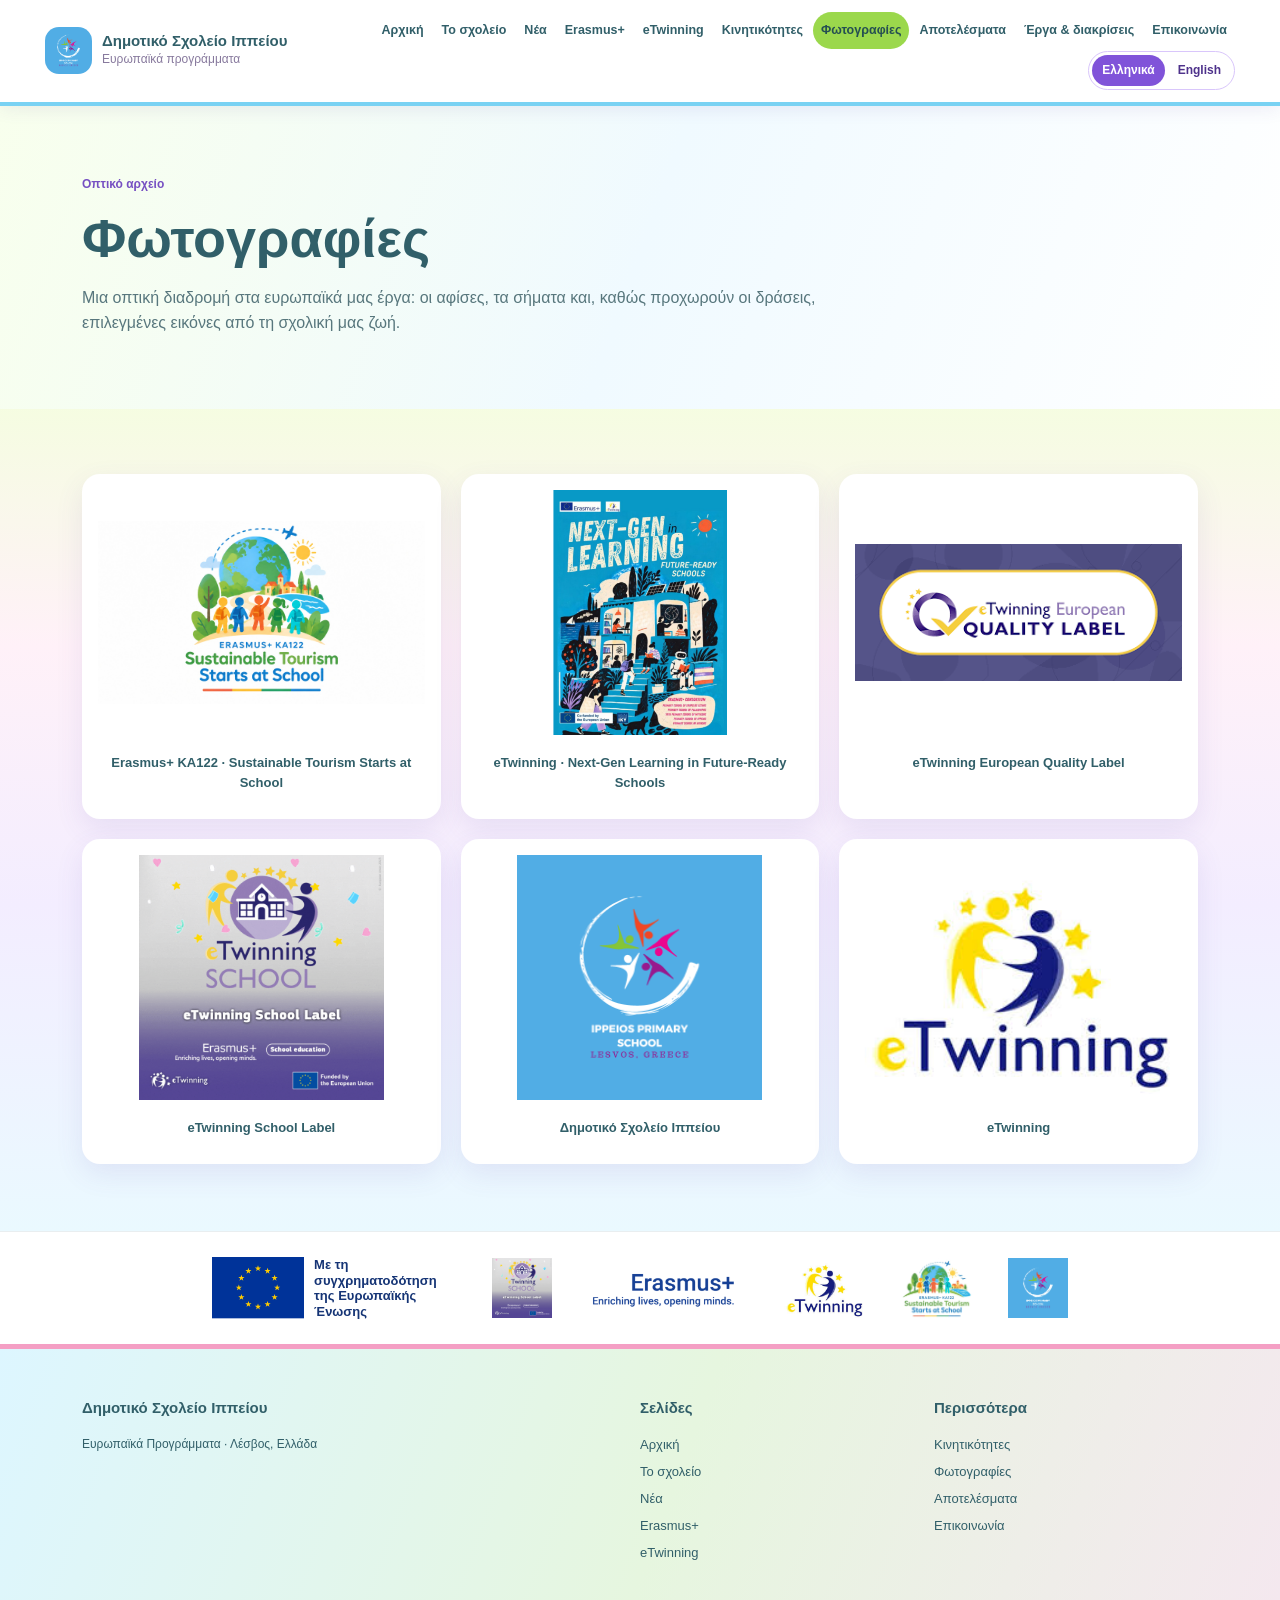
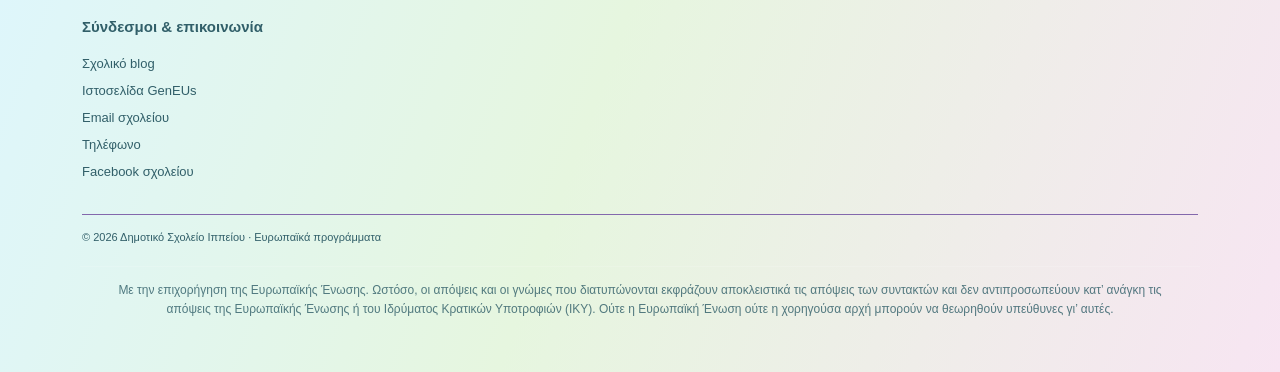
<file: gallery.html>
<!DOCTYPE html>

<html lang="el"><head><meta charset="utf-8"/><meta content="width=device-width,initial-scale=1" name="viewport"/><meta content="Ευρωπαϊκά προγράμματα Erasmus+ και eTwinning – Δημοτικό Σχολείο Ιππείου, Λέσβος" data-i18n-content="gallery.meta.description" name="description"/><title data-i18n-attr-text="gallery.meta.title">Φωτογραφίες | Δημοτικό Σχολείο Ιππείου</title><link href="style.css" rel="stylesheet"/><link href="i18n.css" rel="stylesheet"/><link href="spring-garden-2.css" rel="stylesheet"/></head><body>
<header class="top"><nav class="nav-wrap"><a class="brand" href="index.html"><img alt="Λογότυπο σχολείου" src="school-logo.png"/><span><strong><span data-i18n="gallery.text.001">Δημοτικό Σχολείο Ιππείου</span></strong><small><span data-i18n="gallery.text.002">Ευρωπαϊκά προγράμματα</span></small></span></a><div class="nav-list"><a class="nav-link" href="index.html"><span data-i18n="gallery.text.003">Αρχική</span></a><a class="nav-link" href="school.html"><span data-i18n="gallery.text.004">Το σχολείο</span></a><a class="nav-link" href="news.html"><span data-i18n="gallery.text.005">Νέα</span></a><a class="nav-link" href="erasmus.html">Erasmus+</a><a class="nav-link" href="etwinning.html">eTwinning</a><a class="nav-link" href="mobilities.html"><span data-i18n="gallery.text.006">Κινητικότητες</span></a><a class="nav-link active" href="gallery.html"><span data-i18n="gallery.text.007">Φωτογραφίες</span></a><a class="nav-link" href="results.html"><span data-i18n="gallery.text.008">Αποτελέσματα</span></a><a class="nav-link" href="history.html"><span data-i18n="gallery.text.009">Έργα &amp; διακρίσεις</span></a><a class="nav-link" href="contact.html"><span data-i18n="gallery.text.010">Επικοινωνία</span></a><span aria-label="Language" class="lang-switch" role="group"><button aria-pressed="true" class="lang-toggle" data-lang="el" type="button">Ελληνικά</button><button aria-pressed="false" class="lang-toggle" data-lang="en" type="button">English</button></span></div></nav></header>
<main><section class="page-head"><div class="container"><p class="kicker"><span data-i18n="gallery.text.012">Οπτικό αρχείο</span></p><h1><span data-i18n="gallery.text.013">Φωτογραφίες</span></h1><p><span data-i18n="gallery.text.014">Μια οπτική διαδρομή στα ευρωπαϊκά μας έργα: οι αφίσες, τα σήματα και, καθώς προχωρούν οι δράσεις, επιλεγμένες εικόνες από τη σχολική μας ζωή.</span></p></div></section><section class="container section"><div class="gallery"><figure><img alt="Αφίσα KA122" src="sustainable-tourism.jpg"/><figcaption>Erasmus+ KA122 · Sustainable Tourism Starts at School</figcaption></figure><figure><img alt="Αφίσα eTwinning Next-Gen" src="next-gen-learning.png"/><figcaption>eTwinning · Next-Gen Learning in Future-Ready Schools</figcaption></figure><figure><img alt="Ευρωπαϊκή Ετικέτα Ποιότητας" src="etwinning-quality-label.png"/><figcaption>eTwinning European Quality Label</figcaption></figure><figure><img alt="Ετικέτα Σχολείου eTwinning" src="etwinning-school-label.gif"/><figcaption>eTwinning School Label</figcaption></figure><figure><img alt="Λογότυπο σχολείου" src="school-logo.png"/><figcaption><span data-i18n="gallery.text.015">Δημοτικό Σχολείο Ιππείου</span></figcaption></figure><figure><img alt="eTwinning" src="etwinning-logo.jpg"/><figcaption>eTwinning</figcaption></figure></div></section></main>
<div aria-label="Ευρωπαϊκή χρηματοδότηση και λογότυπα του σχολείου" class="footer-logos"><div class="eu-funding-mark"><svg aria-label="Σημαία της Ευρωπαϊκής Ένωσης" role="img" viewbox="0 0 120 80" xmlns="http://www.w3.org/2000/svg"><rect fill="#003399" height="80" width="120"></rect><polygon fill="#ffcc00" points="60.000,10.800 60.970,13.665 63.994,13.702 61.569,15.510 62.469,18.398 60.000,16.650 57.531,18.398 58.431,15.510 56.006,13.702 59.030,13.665"></polygon><polygon fill="#ffcc00" points="72.500,14.149 73.470,17.014 76.494,17.051 74.069,18.859 74.969,21.747 72.500,19.999 70.031,21.747 70.931,18.859 68.506,17.051 71.530,17.014"></polygon><polygon fill="#ffcc00" points="81.651,23.300 82.620,26.165 85.645,26.202 83.220,28.010 84.119,30.898 81.651,29.150 79.182,30.898 80.081,28.010 77.656,26.202 80.681,26.165"></polygon><polygon fill="#ffcc00" points="85.000,35.800 85.970,38.665 88.994,38.702 86.569,40.510 87.469,43.398 85.000,41.650 82.531,43.398 83.431,40.510 81.006,38.702 84.030,38.665"></polygon><polygon fill="#ffcc00" points="81.651,48.300 82.620,51.165 85.645,51.202 83.220,53.010 84.119,55.898 81.651,54.150 79.182,55.898 80.081,53.010 77.656,51.202 80.681,51.165"></polygon><polygon fill="#ffcc00" points="72.500,57.451 73.470,60.316 76.494,60.353 74.069,62.161 74.969,65.049 72.500,63.301 70.031,65.049 70.931,62.161 68.506,60.353 71.530,60.316"></polygon><polygon fill="#ffcc00" points="60.000,60.800 60.970,63.665 63.994,63.702 61.569,65.510 62.469,68.398 60.000,66.650 57.531,68.398 58.431,65.510 56.006,63.702 59.030,63.665"></polygon><polygon fill="#ffcc00" points="47.500,57.451 48.470,60.316 51.494,60.353 49.069,62.161 49.969,65.049 47.500,63.301 45.031,65.049 45.931,62.161 43.506,60.353 46.530,60.316"></polygon><polygon fill="#ffcc00" points="38.349,48.300 39.319,51.165 42.344,51.202 39.919,53.010 40.818,55.898 38.349,54.150 35.881,55.898 36.780,53.010 34.355,51.202 37.380,51.165"></polygon><polygon fill="#ffcc00" points="35.000,35.800 35.970,38.665 38.994,38.702 36.569,40.510 37.469,43.398 35.000,41.650 32.531,43.398 33.431,40.510 31.006,38.702 34.030,38.665"></polygon><polygon fill="#ffcc00" points="38.349,23.300 39.319,26.165 42.344,26.202 39.919,28.010 40.818,30.898 38.349,29.150 35.881,30.898 36.780,28.010 34.355,26.202 37.380,26.165"></polygon><polygon fill="#ffcc00" points="47.500,14.149 48.470,17.014 51.494,17.051 49.069,18.859 49.969,21.747 47.500,19.999 45.031,21.747 45.931,18.859 43.506,17.051 46.530,17.014"></polygon></svg><span>Με τη συγχρηματοδότηση της Ευρωπαϊκής Ένωσης</span></div><img alt="eTwinning School Label" loading="lazy" src="etwinning-school-label.gif"/><img alt="Erasmus+ — Enriching lives, opening minds" class="erasmus-wordmark" loading="lazy" src="[data-uri]"/><img alt="eTwinning" loading="lazy" src="etwinning-logo.jpg"/><img alt="Λογότυπο Sustainable Tourism Starts at School" loading="lazy" src="[data-uri]"/><img alt="Δημοτικό Σχολείο Ιππείου" loading="lazy" src="school-logo.png"/></div>
<footer class="footer"><div class="container"><div class="footer-grid"><div><h3><span data-i18n="gallery.text.016">Δημοτικό Σχολείο Ιππείου</span></h3><p><span data-i18n="gallery.text.017">Ευρωπαϊκά Προγράμματα · Λέσβος, Ελλάδα</span></p><p> </p></div><div><h3><span data-i18n="gallery.text.018">Σελίδες</span></h3><a href="index.html"><span data-i18n="gallery.text.019">Αρχική</span></a><a href="school.html"><span data-i18n="gallery.text.020">Το σχολείο</span></a><a href="news.html"><span data-i18n="gallery.text.021">Νέα</span></a><a href="erasmus.html">Erasmus+</a><a href="etwinning.html">eTwinning</a></div><div><h3><span data-i18n="gallery.text.022">Περισσότερα</span></h3><a href="mobilities.html"><span data-i18n="gallery.text.023">Κινητικότητες</span></a><a href="gallery.html"><span data-i18n="gallery.text.024">Φωτογραφίες</span></a><a href="results.html"><span data-i18n="gallery.text.025">Αποτελέσματα</span></a><a href="contact.html"><span data-i18n="gallery.text.026">Επικοινωνία</span></a></div><div class="external-presence"><h3><span data-i18n="gallery.text.027">Σύνδεσμοι &amp; επικοινωνία</span></h3><a href="https://blogs.sch.gr/dimippeio/"><span data-i18n="gallery.text.028">Σχολικό blog</span></a><a href="https://geneusproject.blogspot.com/"><span data-i18n="gallery.text.029">Ιστοσελίδα GenEUs</span></a><a href="mailto:mail@dim-ippeiou.les.sch.gr"><span data-i18n="gallery.text.030">Email σχολείου</span></a><a href="tel:+302251093474"><span data-i18n="gallery.text.031">Τηλέφωνο</span></a><a href="https://www.facebook.com/profile.php?id=100064159476317" rel="noopener noreferrer" target="_blank"><span data-i18n="gallery.text.032">Facebook σχολείου</span></a></div></div><div class="copyright"><span data-i18n="gallery.text.033">© 2026 Δημοτικό Σχολείο Ιππείου · Ευρωπαϊκά προγράμματα</span></div></div><p class="eu-disclaimer" data-i18n="global.euDisclaimer">Με την επιχορήγηση της Ευρωπαϊκής Ένωσης. Ωστόσο, οι απόψεις και οι γνώμες που διατυπώνονται εκφράζουν αποκλειστικά τις απόψεις των συντακτών και δεν αντιπροσωπεύουν κατ’ ανάγκη τις απόψεις της Ευρωπαϊκής Ένωσης ή του Ιδρύματος Κρατικών Υποτροφιών (ΙΚΥ). Ούτε η Ευρωπαϊκή Ένωση ούτε η χορηγούσα αρχή μπορούν να θεωρηθούν υπεύθυνες γι’ αυτές.</p></footer>
<script defer="True" src="i18n.js"></script></body></html>
</file>
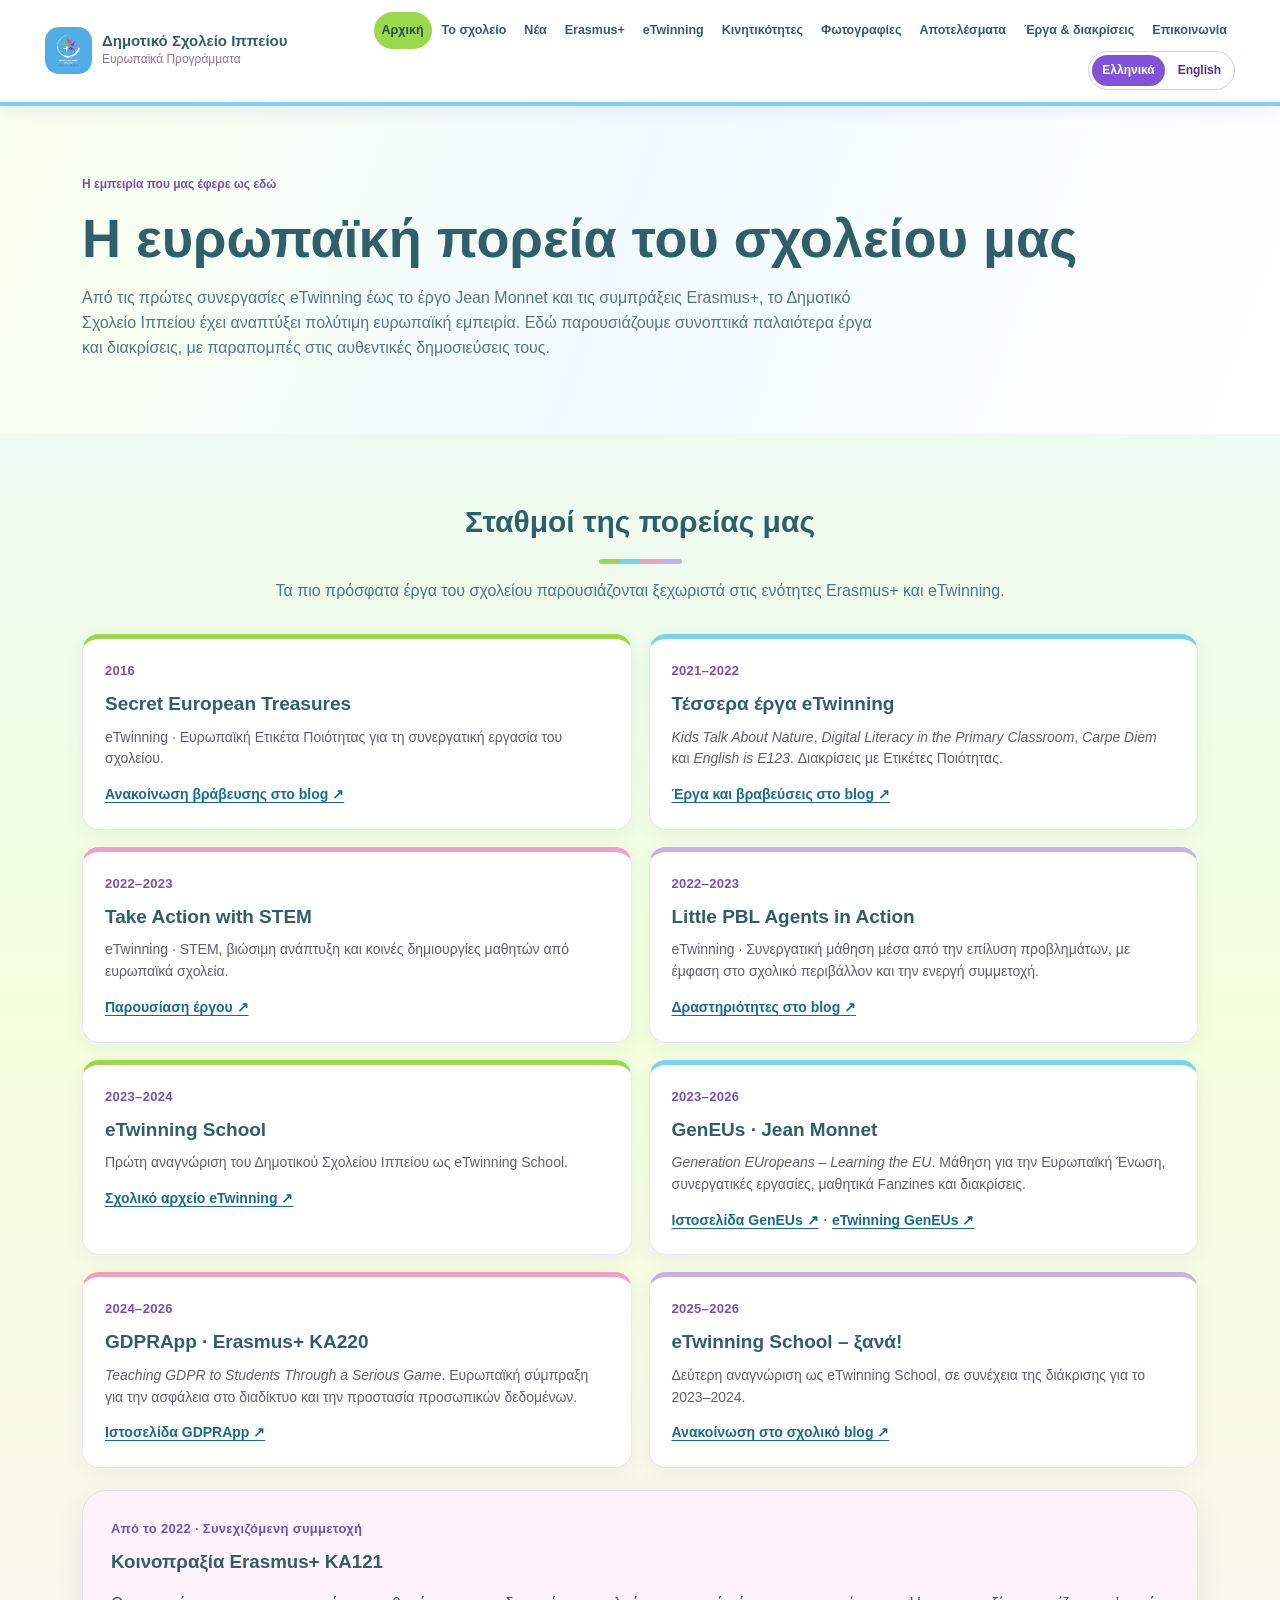
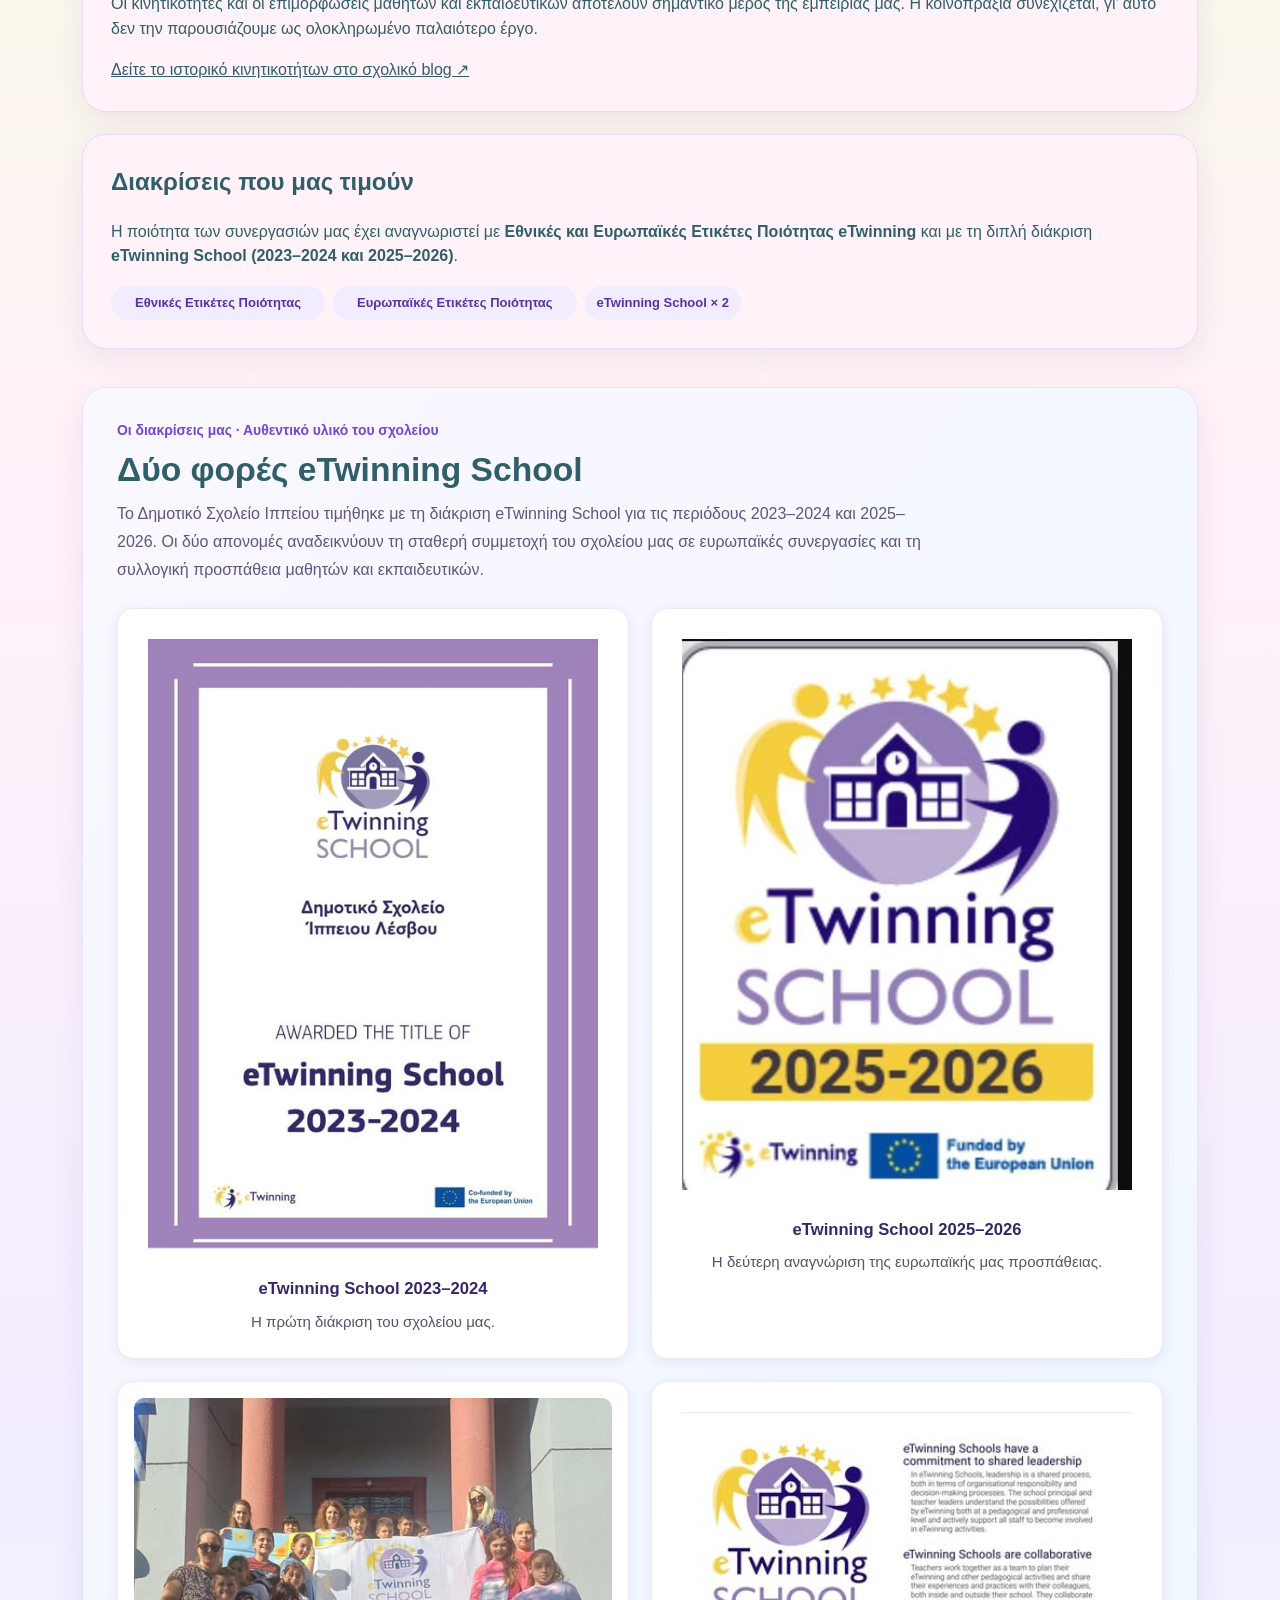
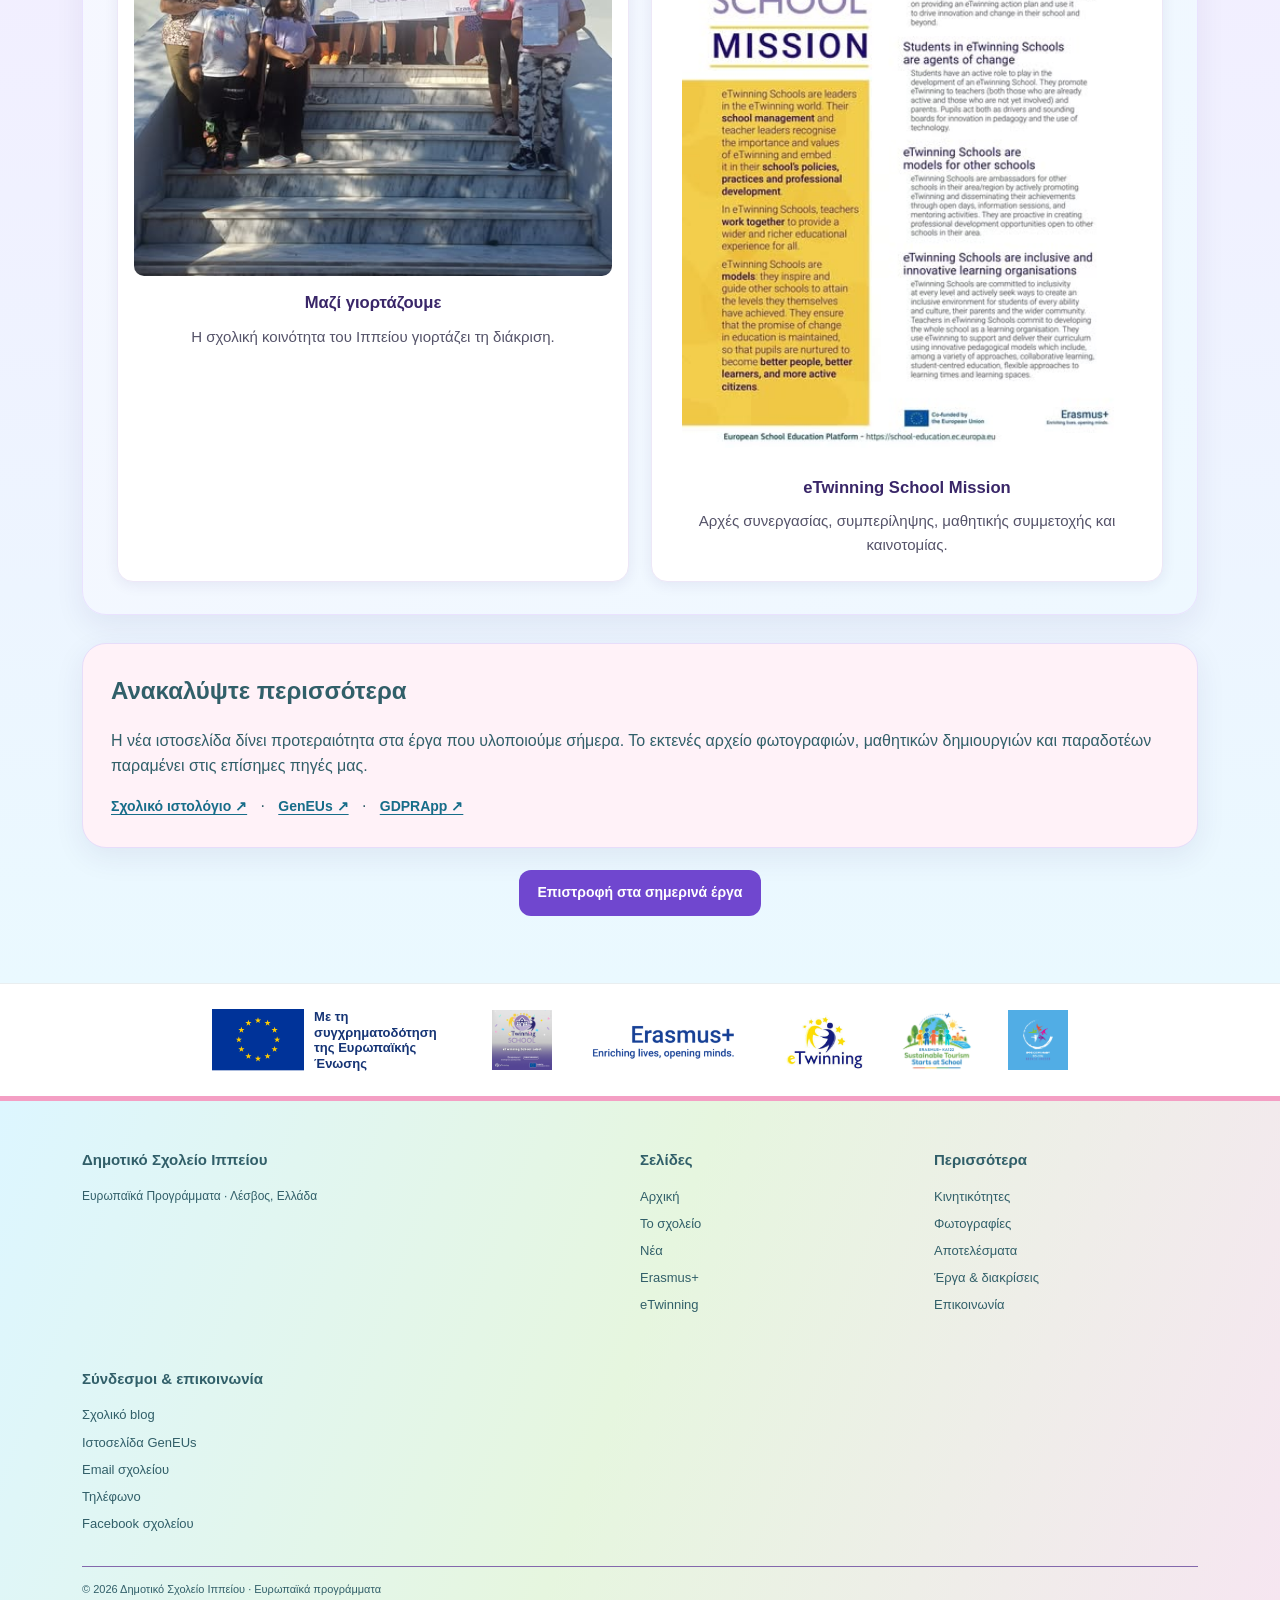
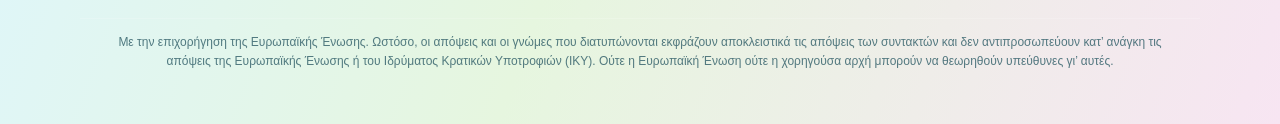
<file: history.html>
<!DOCTYPE html>

<html lang="el"><head><meta charset="utf-8"/><meta content="width=device-width,initial-scale=1" name="viewport"/><meta content="Ευρωπαϊκά προγράμματα Erasmus+ και eTwinning – Δημοτικό Σχολείο Ιππείου, Λέσβος" data-i18n-content="history.meta.description" name="description"/><title data-i18n-attr-text="history.meta.title">Η ευρωπαϊκή πορεία του σχολείου μας | Δημοτικό Σχολείο Ιππείου</title><link href="style.css" rel="stylesheet"/><style>
/* Ευρωπαϊκή διαδρομή — διακριτική από τα ενεργά έργα */
.archive-intro{max-width:840px;margin:0 auto 28px;text-align:center;color:#64587e;font-size:16px}
.archive-panel{background:#fff;border:1px solid #e7ddfa;border-radius:24px;padding:28px;box-shadow:0 9px 30px rgba(53,38,98,.08)}
.archive-grid{display:grid;grid-template-columns:repeat(2,minmax(0,1fr));gap:17px}
.archive-item{background:#fff;border:1px solid #eae3fb;border-top:5px solid #8c61e5;border-radius:17px;padding:22px;box-shadow:0 6px 20px rgba(51,40,89,.05)}
.archive-item:nth-child(4n+2){border-top-color:#56bcf7}.archive-item:nth-child(4n+3){border-top-color:#2ab88d}.archive-item:nth-child(4n){border-top-color:#ef71aa}
.archive-year{font-weight:800;color:#7151bf;font-size:13px;letter-spacing:.3px}.archive-item h3{font-size:19px;margin:8px 0;color:#38246f}.archive-item p{font-size:14px;color:#625d73;margin:6px 0 12px}
.archive-item a,.archive-links a{color:#6740bd;text-decoration:underline;text-underline-offset:3px;font-size:14px;font-weight:650}
.archive-badges{display:flex;gap:8px;flex-wrap:wrap;margin:17px 0 0}.archive-badges span{border-radius:100px;background:#f1ecff;color:#5833a0;padding:7px 12px;font-size:13px;font-weight:750}
.archive-note{background:#eff8ff;padding:17px;border-radius:15px;color:#4a4964;font-size:14px;margin-top:23px}
.archive-teaser{margin-top:10px}.archive-teaser h2{color:#37266f;margin:0 0 9px;font-size:29px}.archive-teaser p{max-width:900px;color:#665d77;margin:0 0 19px}
.archive-button{display:inline-block;background:#7047cf;color:#fff!important;text-decoration:none;border-radius:12px;padding:12px 19px;font-size:14px;font-weight:800}
@media(max-width:760px){.archive-grid{grid-template-columns:1fr}.archive-panel{padding:18px}}
</style><style>
/* Σαφής απόσταση τίτλου-επεξήγησης στις κάρτες eTwinning School */
.school-awards-grid {display:grid;grid-template-columns:repeat(2,minmax(0,1fr));gap:22px;margin-top:24px;}
.school-award-card figcaption strong {display:block;margin-bottom:9px;}
.school-award-card figcaption span {display:block;line-height:1.6;}
@media(max-width:660px){.school-awards-grid{grid-template-columns:1fr;gap:18px;}}
</style><link href="i18n.css" rel="stylesheet"/><link href="spring-garden-2.css" rel="stylesheet"/></head><body>
<header class="top"><nav class="nav-wrap"><a class="brand" href="index.html"><img alt="Λογότυπο σχολείου" src="school-logo.png"/><span><strong><span data-i18n="history.text.001">Δημοτικό Σχολείο Ιππείου</span></strong><small><span data-i18n="history.text.002">Ευρωπαϊκά Προγράμματα</span></small></span></a><div class="nav-list"><a class="nav-link active" href="index.html"><span data-i18n="history.text.003">Αρχική</span></a><a class="nav-link" href="school.html"><span data-i18n="history.text.004">Το σχολείο</span></a><a class="nav-link" href="news.html"><span data-i18n="history.text.005">Νέα</span></a><a class="nav-link" href="erasmus.html">Erasmus+</a><a class="nav-link" href="etwinning.html">eTwinning</a><a class="nav-link" href="mobilities.html"><span data-i18n="history.text.006">Κινητικότητες</span></a><a class="nav-link" href="gallery.html"><span data-i18n="history.text.007">Φωτογραφίες</span></a><a class="nav-link" href="results.html"><span data-i18n="history.text.008">Αποτελέσματα</span></a><a class="nav-link" href="history.html"><span data-i18n="history.text.009">Έργα &amp; διακρίσεις</span></a><a class="nav-link" href="contact.html"><span data-i18n="history.text.010">Επικοινωνία</span></a><span aria-label="Language" class="lang-switch" role="group"><button aria-pressed="true" class="lang-toggle" data-lang="el" type="button">Ελληνικά</button><button aria-pressed="false" class="lang-toggle" data-lang="en" type="button">English</button></span></div></nav></header>
<main>
<section class="page-head"><div class="container"><p class="kicker"><span data-i18n="history.text.012">Η εμπειρία που μας έφερε ως εδώ</span></p><h1><span data-i18n="history.text.013">Η ευρωπαϊκή πορεία του σχολείου μας</span></h1><p><span data-i18n="history.text.014">Από τις πρώτες συνεργασίες eTwinning έως το έργο Jean Monnet και τις συμπράξεις Erasmus+, το Δημοτικό Σχολείο Ιππείου έχει αναπτύξει πολύτιμη ευρωπαϊκή εμπειρία. Εδώ παρουσιάζουμε συνοπτικά παλαιότερα έργα και διακρίσεις, με παραπομπές στις αυθεντικές δημοσιεύσεις τους.</span></p></div></section>
<section class="container section"><div class="section-title"><h2><span data-i18n="history.text.015">Σταθμοί της πορείας μας</span></h2><div class="underline"></div><p><span data-i18n="history.text.016">Τα πιο πρόσφατα έργα του σχολείου παρουσιάζονται ξεχωριστά στις ενότητες Erasmus+ και eTwinning.</span></p></div>
<div class="archive-grid">
<article class="archive-item"><div class="archive-year">2016</div><h3>Secret European Treasures</h3><p><span data-i18n="history.text.017">eTwinning · Ευρωπαϊκή Ετικέτα Ποιότητας για τη συνεργατική εργασία του σχολείου.</span></p><a href="https://blogs.sch.gr/dimippeio/%CE%B2%CF%81%CE%B1%CE%B2%CE%B5%CF%8D%CE%B8%CE%B7%CE%BA%CE%B5-%CF%84%CE%BF-%CE%B4%CE%B7%CE%BC%CE%BF%CF%84%CE%B9%CE%BA%CF%8C-%CF%83%CF%87%CE%BF%CE%BB%CE%B5%CE%AF%CE%BF-%CE%B9%CF%80%CF%80%CE%B5%CE%AF/" rel="noopener" target="_blank"><span data-i18n="history.text.018">Ανακοίνωση βράβευσης στο blog ↗</span></a></article>
<article class="archive-item"><div class="archive-year">2021–2022</div><h3><span data-i18n="history.text.019">Τέσσερα έργα eTwinning</span></h3><p><em>Kids Talk About Nature</em>, <em>Digital Literacy in the Primary Classroom</em>, <em>Carpe Diem</em><span data-i18n="history.text.020"> και </span><em>English is E123</em><span data-i18n="history.text.021">. Διακρίσεις με Ετικέτες Ποιότητας.</span></p><a href="https://blogs.sch.gr/dimippeio/europaika-programmata/" rel="noopener" target="_blank"><span data-i18n="history.text.022">Έργα και βραβεύσεις στο blog ↗</span></a></article>
<article class="archive-item"><div class="archive-year">2022–2023</div><h3>Take Action with STEM</h3><p><span data-i18n="history.text.023">eTwinning · STEM, βιώσιμη ανάπτυξη και κοινές δημιουργίες μαθητών από ευρωπαϊκά σχολεία.</span></p><a href="https://blogs.sch.gr/dimippeio/europaika-programmata/etwinning-take-action-with-stem/" rel="noopener" target="_blank"><span data-i18n="history.text.024">Παρουσίαση έργου ↗</span></a></article>
<article class="archive-item"><div class="archive-year">2022–2023</div><h3>Little PBL Agents in Action</h3><p><span data-i18n="history.text.025">eTwinning · Συνεργατική μάθηση μέσα από την επίλυση προβλημάτων, με έμφαση στο σχολικό περιβάλλον και την ενεργή συμμετοχή.</span></p><a href="https://blogs.sch.gr/dimippeio/europaika-programmata/" rel="noopener" target="_blank"><span data-i18n="history.text.026">Δραστηριότητες στο blog ↗</span></a></article>
<article class="archive-item"><div class="archive-year">2023–2024</div><h3>eTwinning School</h3><p><span data-i18n="history.text.027">Πρώτη αναγνώριση του Δημοτικού Σχολείου Ιππείου ως eTwinning School.</span></p><a href="https://blogs.sch.gr/dimippeio/europaika-programmata/" rel="noopener" target="_blank"><span data-i18n="history.text.028">Σχολικό αρχείο eTwinning ↗</span></a></article>
<article class="archive-item"><div class="archive-year">2023–2026</div><h3>GenEUs · Jean Monnet</h3><p><em>Generation EUropeans – Learning the EU</em><span data-i18n="history.text.029">. Μάθηση για την Ευρωπαϊκή Ένωση, συνεργατικές εργασίες, μαθητικά Fanzines και διακρίσεις.</span></p><a href="https://geneusproject.blogspot.com/" rel="noopener" target="_blank"><span data-i18n="history.text.030">Ιστοσελίδα GenEUs ↗</span></a><span> · </span><a href="https://geneusproject.blogspot.com/p/etwinning-geneus-project.html" rel="noopener" target="_blank">eTwinning GenEUs ↗</a></article>
<article class="archive-item"><div class="archive-year">2024–2026</div><h3>GDPRApp · Erasmus+ KA220</h3><p><em>Teaching GDPR to Students Through a Serious Game</em><span data-i18n="history.text.031">. Ευρωπαϊκή σύμπραξη για την ασφάλεια στο διαδίκτυο και την προστασία προσωπικών δεδομένων.</span></p><a href="https://gdprapp-project.eu/" rel="noopener" target="_blank"><span data-i18n="history.text.032">Ιστοσελίδα GDPRApp ↗</span></a></article>
<article class="archive-item"><div class="archive-year">2025–2026</div><h3><span data-i18n="history.text.033">eTwinning School – ξανά!</span></h3><p><span data-i18n="history.text.034">Δεύτερη αναγνώριση ως eTwinning School, σε συνέχεια της διάκρισης για το 2023–2024.</span></p><a href="https://blogs.sch.gr/dimippeio/europaika-programmata/" rel="noopener" target="_blank"><span data-i18n="history.text.035">Ανακοίνωση στο σχολικό blog ↗</span></a></article>
</div>
<div class="archive-panel" style="margin-top:22px"><div class="archive-year"><span data-i18n="history.text.036">Από το 2022 · Συνεχιζόμενη συμμετοχή</span></div><h3 style="color:#37266f;margin:8px 0"><span data-i18n="history.text.037">Κοινοπραξία Erasmus+ KA121</span></h3><p><span data-i18n="history.text.038">Οι κινητικότητες και οι επιμορφώσεις μαθητών και εκπαιδευτικών αποτελούν σημαντικό μέρος της εμπειρίας μας. Η κοινοπραξία συνεχίζεται, γι’ αυτό δεν την παρουσιάζουμε ως ολοκληρωμένο παλαιότερο έργο.</span></p><a href="https://blogs.sch.gr/dimippeio/europaika-programmata/" rel="noopener" target="_blank"><span data-i18n="history.text.039">Δείτε το ιστορικό κινητικοτήτων στο σχολικό blog ↗</span></a></div>
<div class="archive-panel" style="margin-top:22px"><h2 style="color:#37266f;margin-top:0"><span data-i18n="history.text.040">Διακρίσεις που μας τιμούν</span></h2><p><span data-i18n="history.text.041">Η ποιότητα των συνεργασιών μας έχει αναγνωριστεί με </span><strong><span data-i18n="history.text.042">Εθνικές και Ευρωπαϊκές Ετικέτες Ποιότητας eTwinning</span></strong><span data-i18n="history.text.043"> και με τη διπλή διάκριση </span><strong><span data-i18n="history.text.044">eTwinning School (2023–2024 και 2025–2026)</span></strong>.</p><div class="archive-badges"><span><span data-i18n="history.text.045">Εθνικές Ετικέτες Ποιότητας</span></span><span><span data-i18n="history.text.046">Ευρωπαϊκές Ετικέτες Ποιότητας</span></span><span>eTwinning School × 2</span></div></div>
<section class="school-awards-showcase" id="school-awards"><p class="school-awards-eyebrow"><span data-i18n="history.text.047">Οι διακρίσεις μας · Αυθεντικό υλικό του σχολείου</span></p><h2><span data-i18n="history.text.048">Δύο φορές eTwinning School</span></h2><p class="school-awards-lead"><span data-i18n="history.text.049">Το Δημοτικό Σχολείο Ιππείου τιμήθηκε με τη διάκριση eTwinning School για τις περιόδους 2023–2024 και 2025–2026. Οι δύο απονομές αναδεικνύουν τη σταθερή συμμετοχή του σχολείου μας σε ευρωπαϊκές συνεργασίες και τη συλλογική προσπάθεια μαθητών και εκπαιδευτικών.</span></p><div class="school-awards-grid"><figure class="school-award-card" style="margin:0; padding:16px; border-radius:16px; background:#ffffff; box-shadow:0 3px 14px rgba(56,38,111,.08); text-align:center;"><img alt="Πιστοποιητικό eTwinning School 2023–2024 του Δημοτικού Σχολείου Ιππείου" loading="lazy" src="etwinning-school-2023-2024.jpg" style="display:block; max-width:100%; height:auto; margin:0 auto; border-radius:10px;"/><figcaption style="display:block; padding:14px 8px 8px; text-align:center; line-height:1.55;"><strong style="display:block; font-size:1.04rem; color:#392668; font-weight:700; margin-bottom:9px; line-height:1.4;">eTwinning School 2023–2024</strong><span style="display:block; color:#555369; font-size:.94rem; line-height:1.6; margin-top:0;"><span data-i18n="history.text.050">Η πρώτη διάκριση του σχολείου μας.</span></span></figcaption></figure><figure class="school-award-card" style="margin:0; padding:16px; border-radius:16px; background:#ffffff; box-shadow:0 3px 14px rgba(56,38,111,.08); text-align:center;"><img alt="Επίσημο σήμα eTwinning School 2025–2026" loading="lazy" src="etwinning-school-2025-2026.jpg" style="display:block; max-width:100%; height:auto; margin:0 auto; border-radius:10px;"/><figcaption style="display:block; padding:14px 8px 8px; text-align:center; line-height:1.55;"><strong style="display:block; font-size:1.04rem; color:#392668; font-weight:700; margin-bottom:9px; line-height:1.4;">eTwinning School 2025–2026</strong><span style="display:block; color:#555369; font-size:.94rem; line-height:1.6; margin-top:0;"><span data-i18n="history.text.051">Η δεύτερη αναγνώριση της ευρωπαϊκής μας προσπάθειας.</span></span></figcaption></figure><figure class="school-award-card" style="margin:0; padding:16px; border-radius:16px; background:#ffffff; box-shadow:0 3px 14px rgba(56,38,111,.08); text-align:center;"><img alt="Μαθητές και εκπαιδευτικοί στο σχολείο με πανό eTwinning School" loading="lazy" src="etwinning-school-community.jpg" style="display:block; max-width:100%; height:auto; margin:0 auto; border-radius:10px;"/><figcaption style="display:block; padding:14px 8px 8px; text-align:center; line-height:1.55;"><strong style="display:block; font-size:1.04rem; color:#392668; font-weight:700; margin-bottom:9px; line-height:1.4;"><span data-i18n="history.text.052">Μαζί γιορτάζουμε</span></strong><span style="display:block; color:#555369; font-size:.94rem; line-height:1.6; margin-top:0;"><span data-i18n="history.text.053">Η σχολική κοινότητα του Ιππείου γιορτάζει τη διάκριση.</span></span></figcaption></figure><figure class="school-award-card" style="margin:0; padding:16px; border-radius:16px; background:#ffffff; box-shadow:0 3px 14px rgba(56,38,111,.08); text-align:center;"><img alt="Αυθεντική αφίσα eTwinning School Mission" loading="lazy" src="etwinning-school-mission.jpg" style="display:block; max-width:100%; height:auto; margin:0 auto; border-radius:10px;"/><figcaption style="display:block; padding:14px 8px 8px; text-align:center; line-height:1.55;"><strong style="display:block; font-size:1.04rem; color:#392668; font-weight:700; margin-bottom:9px; line-height:1.4;">eTwinning School Mission</strong><span style="display:block; color:#555369; font-size:.94rem; line-height:1.6; margin-top:0;"><span data-i18n="history.text.054">Αρχές συνεργασίας, συμπερίληψης, μαθητικής συμμετοχής και καινοτομίας.</span></span></figcaption></figure></div></section><div class="archive-panel" style="margin-top:22px"><h2 style="color:#37266f;margin-top:0"><span data-i18n="history.text.055">Ανακαλύψτε περισσότερα</span></h2><p><span data-i18n="history.text.056">Η νέα ιστοσελίδα δίνει προτεραιότητα στα έργα που υλοποιούμε σήμερα. Το εκτενές αρχείο φωτογραφιών, μαθητικών δημιουργιών και παραδοτέων παραμένει στις επίσημες πηγές μας.</span></p><div class="archive-links"><a href="https://blogs.sch.gr/dimippeio/europaika-programmata/" rel="noopener" target="_blank"><span data-i18n="history.text.057">Σχολικό ιστολόγιο ↗</span></a>   ·   <a href="https://geneusproject.blogspot.com/" rel="noopener" target="_blank">GenEUs ↗</a>   ·   <a href="https://gdprapp-project.eu/" rel="noopener" target="_blank">GDPRApp ↗</a></div></div>
<div class="center-action"><a class="archive-button" href="index.html"><span data-i18n="history.text.058">Επιστροφή στα σημερινά έργα</span></a></div>
</section></main>
<div aria-label="Ευρωπαϊκή χρηματοδότηση και λογότυπα του σχολείου" class="footer-logos"><div class="eu-funding-mark"><svg aria-label="Σημαία της Ευρωπαϊκής Ένωσης" role="img" viewbox="0 0 120 80" xmlns="http://www.w3.org/2000/svg"><rect fill="#003399" height="80" width="120"></rect><polygon fill="#ffcc00" points="60.000,10.800 60.970,13.665 63.994,13.702 61.569,15.510 62.469,18.398 60.000,16.650 57.531,18.398 58.431,15.510 56.006,13.702 59.030,13.665"></polygon><polygon fill="#ffcc00" points="72.500,14.149 73.470,17.014 76.494,17.051 74.069,18.859 74.969,21.747 72.500,19.999 70.031,21.747 70.931,18.859 68.506,17.051 71.530,17.014"></polygon><polygon fill="#ffcc00" points="81.651,23.300 82.620,26.165 85.645,26.202 83.220,28.010 84.119,30.898 81.651,29.150 79.182,30.898 80.081,28.010 77.656,26.202 80.681,26.165"></polygon><polygon fill="#ffcc00" points="85.000,35.800 85.970,38.665 88.994,38.702 86.569,40.510 87.469,43.398 85.000,41.650 82.531,43.398 83.431,40.510 81.006,38.702 84.030,38.665"></polygon><polygon fill="#ffcc00" points="81.651,48.300 82.620,51.165 85.645,51.202 83.220,53.010 84.119,55.898 81.651,54.150 79.182,55.898 80.081,53.010 77.656,51.202 80.681,51.165"></polygon><polygon fill="#ffcc00" points="72.500,57.451 73.470,60.316 76.494,60.353 74.069,62.161 74.969,65.049 72.500,63.301 70.031,65.049 70.931,62.161 68.506,60.353 71.530,60.316"></polygon><polygon fill="#ffcc00" points="60.000,60.800 60.970,63.665 63.994,63.702 61.569,65.510 62.469,68.398 60.000,66.650 57.531,68.398 58.431,65.510 56.006,63.702 59.030,63.665"></polygon><polygon fill="#ffcc00" points="47.500,57.451 48.470,60.316 51.494,60.353 49.069,62.161 49.969,65.049 47.500,63.301 45.031,65.049 45.931,62.161 43.506,60.353 46.530,60.316"></polygon><polygon fill="#ffcc00" points="38.349,48.300 39.319,51.165 42.344,51.202 39.919,53.010 40.818,55.898 38.349,54.150 35.881,55.898 36.780,53.010 34.355,51.202 37.380,51.165"></polygon><polygon fill="#ffcc00" points="35.000,35.800 35.970,38.665 38.994,38.702 36.569,40.510 37.469,43.398 35.000,41.650 32.531,43.398 33.431,40.510 31.006,38.702 34.030,38.665"></polygon><polygon fill="#ffcc00" points="38.349,23.300 39.319,26.165 42.344,26.202 39.919,28.010 40.818,30.898 38.349,29.150 35.881,30.898 36.780,28.010 34.355,26.202 37.380,26.165"></polygon><polygon fill="#ffcc00" points="47.500,14.149 48.470,17.014 51.494,17.051 49.069,18.859 49.969,21.747 47.500,19.999 45.031,21.747 45.931,18.859 43.506,17.051 46.530,17.014"></polygon></svg><span>Με τη συγχρηματοδότηση της Ευρωπαϊκής Ένωσης</span></div><img alt="eTwinning School Label" loading="lazy" src="etwinning-school-label.gif"/><img alt="Erasmus+ — Enriching lives, opening minds" class="erasmus-wordmark" loading="lazy" src="[data-uri]"/><img alt="eTwinning" loading="lazy" src="etwinning-logo.jpg"/><img alt="Λογότυπο Sustainable Tourism Starts at School" loading="lazy" src="[data-uri]"/><img alt="Δημοτικό Σχολείο Ιππείου" loading="lazy" src="school-logo.png"/></div>
<footer class="footer"><div class="container"><div class="footer-grid"><div><h3><span data-i18n="history.text.059">Δημοτικό Σχολείο Ιππείου</span></h3><p><span data-i18n="history.text.060">Ευρωπαϊκά Προγράμματα · Λέσβος, Ελλάδα</span></p></div><div><h3><span data-i18n="history.text.061">Σελίδες</span></h3><a href="index.html"><span data-i18n="history.text.062">Αρχική</span></a><a href="school.html"><span data-i18n="history.text.063">Το σχολείο</span></a><a href="news.html"><span data-i18n="history.text.064">Νέα</span></a><a href="erasmus.html">Erasmus+</a><a href="etwinning.html">eTwinning</a></div><div><h3><span data-i18n="history.text.065">Περισσότερα</span></h3><a href="mobilities.html"><span data-i18n="history.text.066">Κινητικότητες</span></a><a href="gallery.html"><span data-i18n="history.text.067">Φωτογραφίες</span></a><a href="results.html"><span data-i18n="history.text.068">Αποτελέσματα</span></a><a href="history.html"><span data-i18n="history.text.069">Έργα &amp; διακρίσεις</span></a><a href="contact.html"><span data-i18n="history.text.070">Επικοινωνία</span></a></div><div class="external-presence"><h3><span data-i18n="history.text.071">Σύνδεσμοι &amp; επικοινωνία</span></h3><a href="https://blogs.sch.gr/dimippeio/"><span data-i18n="history.text.072">Σχολικό blog</span></a><a href="https://geneusproject.blogspot.com/"><span data-i18n="history.text.073">Ιστοσελίδα GenEUs</span></a><a href="mailto:mail@dim-ippeiou.les.sch.gr"><span data-i18n="history.text.074">Email σχολείου</span></a><a href="tel:+302251093474"><span data-i18n="history.text.075">Τηλέφωνο</span></a><a href="https://www.facebook.com/profile.php?id=100064159476317" rel="noopener noreferrer" target="_blank"><span data-i18n="history.text.076">Facebook σχολείου</span></a></div></div><div class="copyright"><span data-i18n="history.text.077">© 2026 Δημοτικό Σχολείο Ιππείου · Ευρωπαϊκά προγράμματα</span></div></div><p class="eu-disclaimer" data-i18n="global.euDisclaimer">Με την επιχορήγηση της Ευρωπαϊκής Ένωσης. Ωστόσο, οι απόψεις και οι γνώμες που διατυπώνονται εκφράζουν αποκλειστικά τις απόψεις των συντακτών και δεν αντιπροσωπεύουν κατ’ ανάγκη τις απόψεις της Ευρωπαϊκής Ένωσης ή του Ιδρύματος Κρατικών Υποτροφιών (ΙΚΥ). Ούτε η Ευρωπαϊκή Ένωση ούτε η χορηγούσα αρχή μπορούν να θεωρηθούν υπεύθυνες γι’ αυτές.</p></footer>
<script defer="True" src="i18n.js"></script></body></html>
</file>
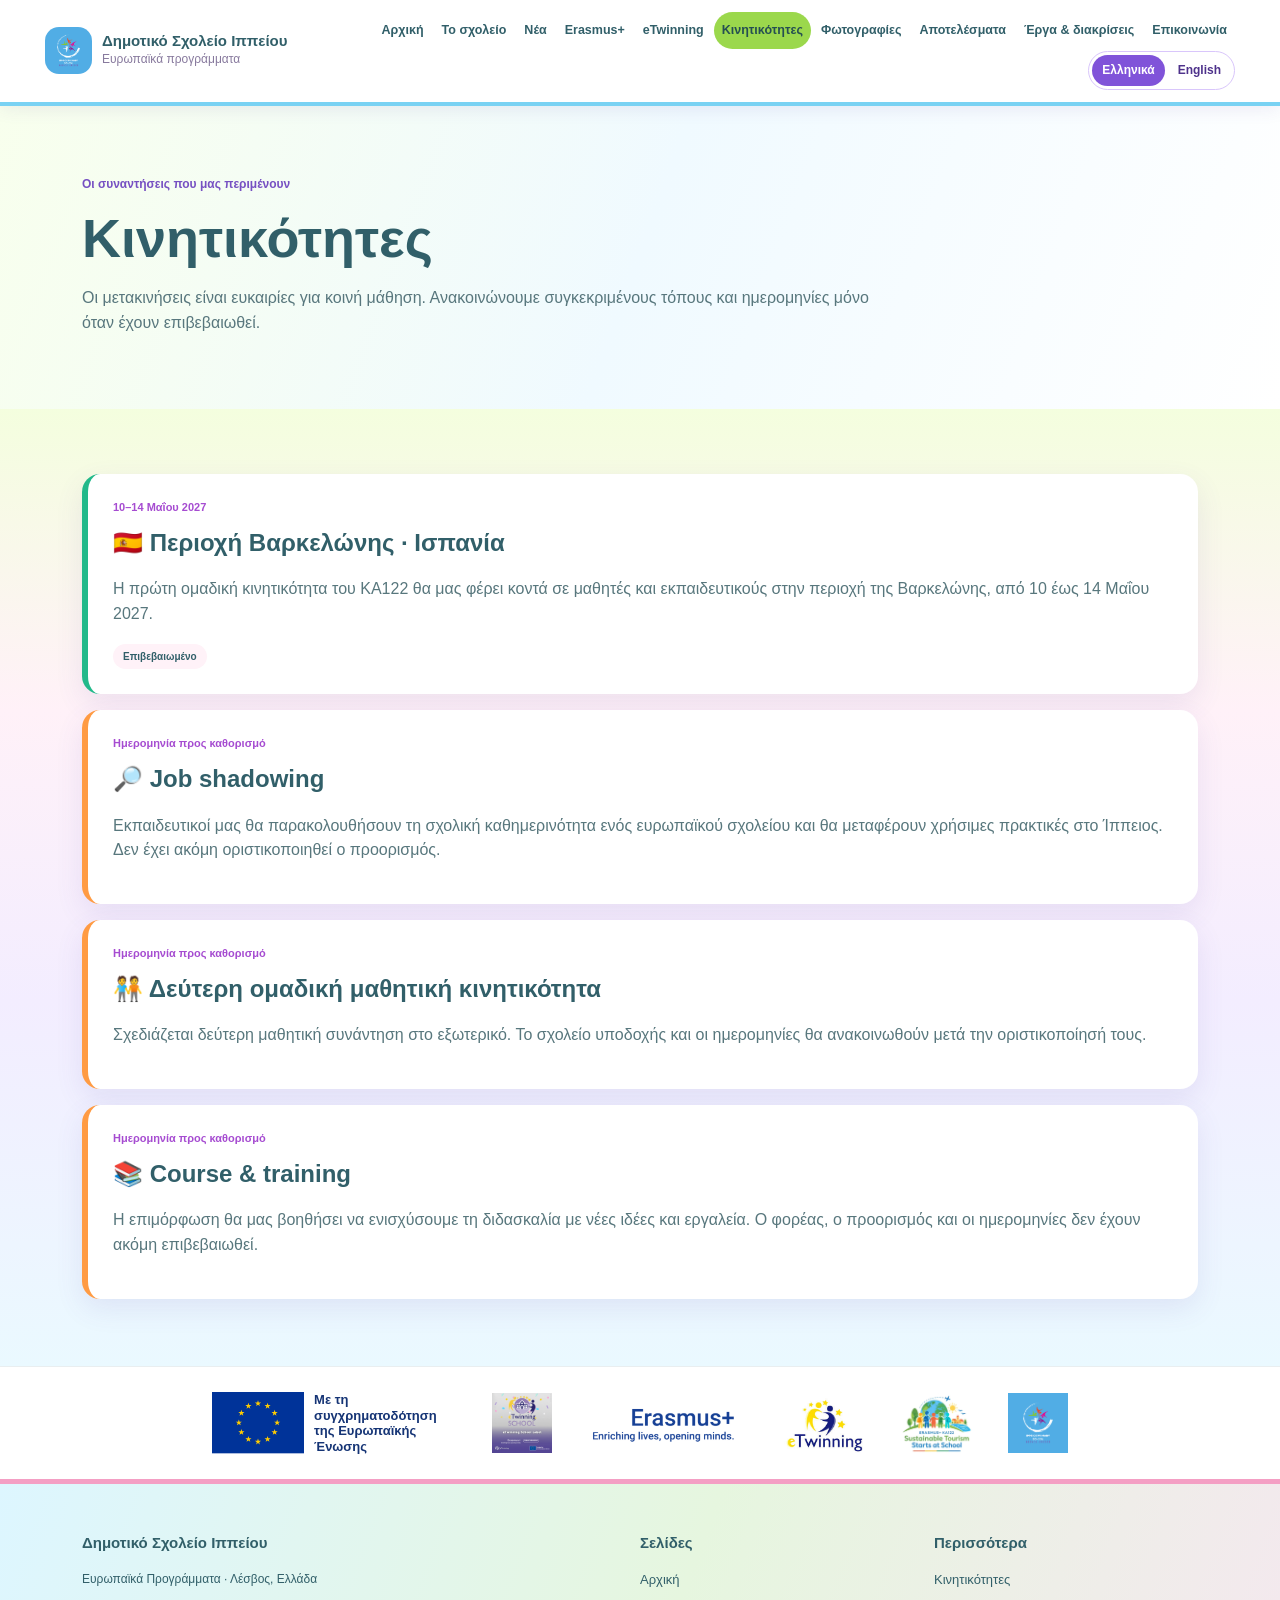
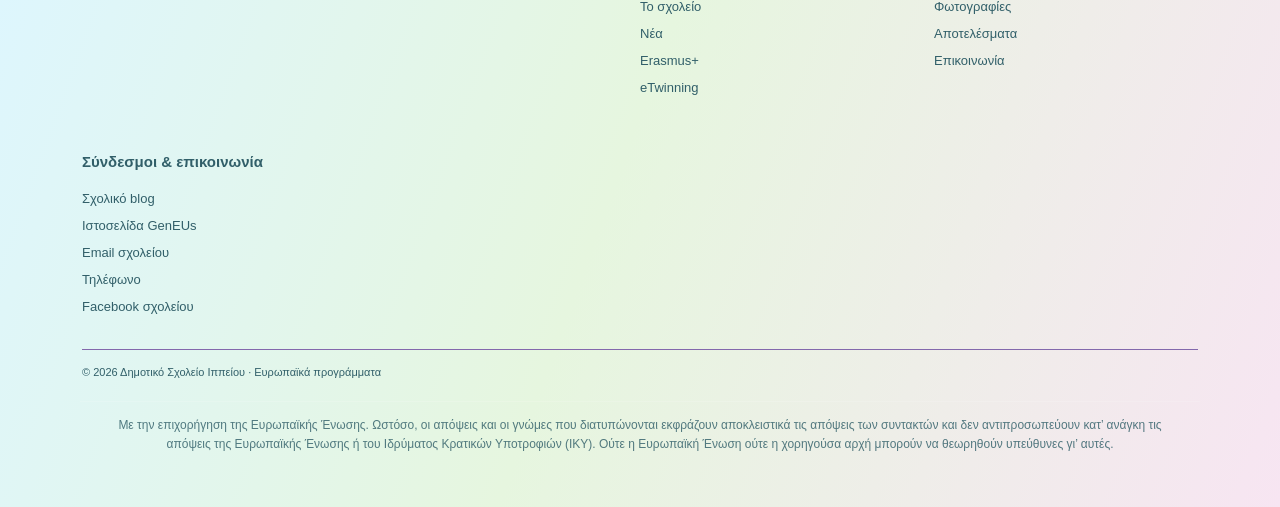
<file: mobilities.html>
<!DOCTYPE html>

<html lang="el"><head><meta charset="utf-8"/><meta content="width=device-width,initial-scale=1" name="viewport"/><meta content="Ευρωπαϊκά προγράμματα Erasmus+ και eTwinning – Δημοτικό Σχολείο Ιππείου, Λέσβος" data-i18n-content="mobilities.meta.description" name="description"/><title data-i18n-attr-text="mobilities.meta.title">Κινητικότητες | Δημοτικό Σχολείο Ιππείου</title><link href="style.css" rel="stylesheet"/><link href="i18n.css" rel="stylesheet"/><link href="spring-garden-2.css" rel="stylesheet"/></head><body>
<header class="top"><nav class="nav-wrap"><a class="brand" href="index.html"><img alt="Λογότυπο σχολείου" src="school-logo.png"/><span><strong><span data-i18n="mobilities.text.001">Δημοτικό Σχολείο Ιππείου</span></strong><small><span data-i18n="mobilities.text.002">Ευρωπαϊκά προγράμματα</span></small></span></a><div class="nav-list"><a class="nav-link" href="index.html"><span data-i18n="mobilities.text.003">Αρχική</span></a><a class="nav-link" href="school.html"><span data-i18n="mobilities.text.004">Το σχολείο</span></a><a class="nav-link" href="news.html"><span data-i18n="mobilities.text.005">Νέα</span></a><a class="nav-link" href="erasmus.html">Erasmus+</a><a class="nav-link" href="etwinning.html">eTwinning</a><a class="nav-link active" href="mobilities.html"><span data-i18n="mobilities.text.006">Κινητικότητες</span></a><a class="nav-link" href="gallery.html"><span data-i18n="mobilities.text.007">Φωτογραφίες</span></a><a class="nav-link" href="results.html"><span data-i18n="mobilities.text.008">Αποτελέσματα</span></a><a class="nav-link" href="history.html"><span data-i18n="mobilities.text.009">Έργα &amp; διακρίσεις</span></a><a class="nav-link" href="contact.html"><span data-i18n="mobilities.text.010">Επικοινωνία</span></a><span aria-label="Language" class="lang-switch" role="group"><button aria-pressed="true" class="lang-toggle" data-lang="el" type="button">Ελληνικά</button><button aria-pressed="false" class="lang-toggle" data-lang="en" type="button">English</button></span></div></nav></header>
<main><section class="page-head"><div class="container"><p class="kicker"><span data-i18n="mobilities.text.012">Οι συναντήσεις που μας περιμένουν</span></p><h1><span data-i18n="mobilities.text.013">Κινητικότητες</span></h1><p><span data-i18n="mobilities.text.014">Οι μετακινήσεις είναι ευκαιρίες για κοινή μάθηση. Ανακοινώνουμε συγκεκριμένους τόπους και ημερομηνίες μόνο όταν έχουν επιβεβαιωθεί.</span></p></div></section><section class="container section"><div class="timeline"><div class="time-item confirmed"><div class="date"><span data-i18n="mobilities.text.015">10–14 Μαΐου 2027</span></div><h2><span data-i18n="mobilities.text.016">🇪🇸 Περιοχή Βαρκελώνης · Ισπανία</span></h2><p><span data-i18n="mobilities.text.017">Η πρώτη ομαδική κινητικότητα του KA122 θα μας φέρει κοντά σε μαθητές και εκπαιδευτικούς στην περιοχή της Βαρκελώνης, από 10 έως 14 Μαΐου 2027.</span></p><span class="badge green-badge"><span data-i18n="mobilities.text.018">Επιβεβαιωμένο</span></span></div><div class="time-item"><div class="date"><span data-i18n="mobilities.text.019">Ημερομηνία προς καθορισμό</span></div><h2>🔎 Job shadowing</h2><p><span data-i18n="mobilities.text.020">Εκπαιδευτικοί μας θα παρακολουθήσουν τη σχολική καθημερινότητα ενός ευρωπαϊκού σχολείου και θα μεταφέρουν χρήσιμες πρακτικές στο Ίππειος. Δεν έχει ακόμη οριστικοποιηθεί ο προορισμός.</span></p></div><div class="time-item"><div class="date"><span data-i18n="mobilities.text.021">Ημερομηνία προς καθορισμό</span></div><h2><span data-i18n="mobilities.text.022">🧑‍🤝‍🧑 Δεύτερη ομαδική μαθητική κινητικότητα</span></h2><p><span data-i18n="mobilities.text.023">Σχεδιάζεται δεύτερη μαθητική συνάντηση στο εξωτερικό. Το σχολείο υποδοχής και οι ημερομηνίες θα ανακοινωθούν μετά την οριστικοποίησή τους.</span></p></div><div class="time-item"><div class="date"><span data-i18n="mobilities.text.024">Ημερομηνία προς καθορισμό</span></div><h2>📚 Course &amp; training</h2><p><span data-i18n="mobilities.text.025">Η επιμόρφωση θα μας βοηθήσει να ενισχύσουμε τη διδασκαλία με νέες ιδέες και εργαλεία. Ο φορέας, ο προορισμός και οι ημερομηνίες δεν έχουν ακόμη επιβεβαιωθεί.</span></p></div></div></section></main>
<div aria-label="Ευρωπαϊκή χρηματοδότηση και λογότυπα του σχολείου" class="footer-logos"><div class="eu-funding-mark"><svg aria-label="Σημαία της Ευρωπαϊκής Ένωσης" role="img" viewbox="0 0 120 80" xmlns="http://www.w3.org/2000/svg"><rect fill="#003399" height="80" width="120"></rect><polygon fill="#ffcc00" points="60.000,10.800 60.970,13.665 63.994,13.702 61.569,15.510 62.469,18.398 60.000,16.650 57.531,18.398 58.431,15.510 56.006,13.702 59.030,13.665"></polygon><polygon fill="#ffcc00" points="72.500,14.149 73.470,17.014 76.494,17.051 74.069,18.859 74.969,21.747 72.500,19.999 70.031,21.747 70.931,18.859 68.506,17.051 71.530,17.014"></polygon><polygon fill="#ffcc00" points="81.651,23.300 82.620,26.165 85.645,26.202 83.220,28.010 84.119,30.898 81.651,29.150 79.182,30.898 80.081,28.010 77.656,26.202 80.681,26.165"></polygon><polygon fill="#ffcc00" points="85.000,35.800 85.970,38.665 88.994,38.702 86.569,40.510 87.469,43.398 85.000,41.650 82.531,43.398 83.431,40.510 81.006,38.702 84.030,38.665"></polygon><polygon fill="#ffcc00" points="81.651,48.300 82.620,51.165 85.645,51.202 83.220,53.010 84.119,55.898 81.651,54.150 79.182,55.898 80.081,53.010 77.656,51.202 80.681,51.165"></polygon><polygon fill="#ffcc00" points="72.500,57.451 73.470,60.316 76.494,60.353 74.069,62.161 74.969,65.049 72.500,63.301 70.031,65.049 70.931,62.161 68.506,60.353 71.530,60.316"></polygon><polygon fill="#ffcc00" points="60.000,60.800 60.970,63.665 63.994,63.702 61.569,65.510 62.469,68.398 60.000,66.650 57.531,68.398 58.431,65.510 56.006,63.702 59.030,63.665"></polygon><polygon fill="#ffcc00" points="47.500,57.451 48.470,60.316 51.494,60.353 49.069,62.161 49.969,65.049 47.500,63.301 45.031,65.049 45.931,62.161 43.506,60.353 46.530,60.316"></polygon><polygon fill="#ffcc00" points="38.349,48.300 39.319,51.165 42.344,51.202 39.919,53.010 40.818,55.898 38.349,54.150 35.881,55.898 36.780,53.010 34.355,51.202 37.380,51.165"></polygon><polygon fill="#ffcc00" points="35.000,35.800 35.970,38.665 38.994,38.702 36.569,40.510 37.469,43.398 35.000,41.650 32.531,43.398 33.431,40.510 31.006,38.702 34.030,38.665"></polygon><polygon fill="#ffcc00" points="38.349,23.300 39.319,26.165 42.344,26.202 39.919,28.010 40.818,30.898 38.349,29.150 35.881,30.898 36.780,28.010 34.355,26.202 37.380,26.165"></polygon><polygon fill="#ffcc00" points="47.500,14.149 48.470,17.014 51.494,17.051 49.069,18.859 49.969,21.747 47.500,19.999 45.031,21.747 45.931,18.859 43.506,17.051 46.530,17.014"></polygon></svg><span>Με τη συγχρηματοδότηση της Ευρωπαϊκής Ένωσης</span></div><img alt="eTwinning School Label" loading="lazy" src="etwinning-school-label.gif"/><img alt="Erasmus+ — Enriching lives, opening minds" class="erasmus-wordmark" loading="lazy" src="[data-uri]"/><img alt="eTwinning" loading="lazy" src="etwinning-logo.jpg"/><img alt="Λογότυπο Sustainable Tourism Starts at School" loading="lazy" src="[data-uri]"/><img alt="Δημοτικό Σχολείο Ιππείου" loading="lazy" src="school-logo.png"/></div>
<footer class="footer"><div class="container"><div class="footer-grid"><div><h3><span data-i18n="mobilities.text.026">Δημοτικό Σχολείο Ιππείου</span></h3><p><span data-i18n="mobilities.text.027">Ευρωπαϊκά Προγράμματα · Λέσβος, Ελλάδα</span></p><p> </p></div><div><h3><span data-i18n="mobilities.text.028">Σελίδες</span></h3><a href="index.html"><span data-i18n="mobilities.text.029">Αρχική</span></a><a href="school.html"><span data-i18n="mobilities.text.030">Το σχολείο</span></a><a href="news.html"><span data-i18n="mobilities.text.031">Νέα</span></a><a href="erasmus.html">Erasmus+</a><a href="etwinning.html">eTwinning</a></div><div><h3><span data-i18n="mobilities.text.032">Περισσότερα</span></h3><a href="mobilities.html"><span data-i18n="mobilities.text.033">Κινητικότητες</span></a><a href="gallery.html"><span data-i18n="mobilities.text.034">Φωτογραφίες</span></a><a href="results.html"><span data-i18n="mobilities.text.035">Αποτελέσματα</span></a><a href="contact.html"><span data-i18n="mobilities.text.036">Επικοινωνία</span></a></div><div class="external-presence"><h3><span data-i18n="mobilities.text.037">Σύνδεσμοι &amp; επικοινωνία</span></h3><a href="https://blogs.sch.gr/dimippeio/"><span data-i18n="mobilities.text.038">Σχολικό blog</span></a><a href="https://geneusproject.blogspot.com/"><span data-i18n="mobilities.text.039">Ιστοσελίδα GenEUs</span></a><a href="mailto:mail@dim-ippeiou.les.sch.gr"><span data-i18n="mobilities.text.040">Email σχολείου</span></a><a href="tel:+302251093474"><span data-i18n="mobilities.text.041">Τηλέφωνο</span></a><a href="https://www.facebook.com/profile.php?id=100064159476317" rel="noopener noreferrer" target="_blank"><span data-i18n="mobilities.text.042">Facebook σχολείου</span></a></div></div><div class="copyright"><span data-i18n="mobilities.text.043">© 2026 Δημοτικό Σχολείο Ιππείου · Ευρωπαϊκά προγράμματα</span></div></div><p class="eu-disclaimer" data-i18n="global.euDisclaimer">Με την επιχορήγηση της Ευρωπαϊκής Ένωσης. Ωστόσο, οι απόψεις και οι γνώμες που διατυπώνονται εκφράζουν αποκλειστικά τις απόψεις των συντακτών και δεν αντιπροσωπεύουν κατ’ ανάγκη τις απόψεις της Ευρωπαϊκής Ένωσης ή του Ιδρύματος Κρατικών Υποτροφιών (ΙΚΥ). Ούτε η Ευρωπαϊκή Ένωση ούτε η χορηγούσα αρχή μπορούν να θεωρηθούν υπεύθυνες γι’ αυτές.</p></footer>
<script defer="True" src="i18n.js"></script></body></html>
</file>
<file: style.css>
:root{--navy:#3d266d;--ink:#403369;--muted:#796e91;--coral:#fb4e6a;--yellow:#ff9f24;--green:#18b77e;--blue:#40aafa;--paper:#fffaf5;--shadow:0 10px 25px rgba(39,32,66,.09)}
*{box-sizing:border-box}html{scroll-behavior:smooth}body{margin:0;color:var(--ink);font-family:'Segoe UI',Arial,sans-serif;background:var(--paper);line-height:1.55}a{color:inherit}button{font:inherit}
.top{position:sticky;top:0;z-index:20;background:white;border-bottom:4px solid transparent;border-image:linear-gradient(to right,#fb4e6a 0 25%,#ff9f24 25% 50%,#18b77e 50% 75%,#40aafa 75%) 1}.container{max-width:1160px;margin:auto;padding-left:22px;padding-right:22px}.nav-wrap{max-width:1230px;margin:auto;padding:12px 20px;display:flex;align-items:center;justify-content:space-between;gap:20px}.brand{display:flex;align-items:center;gap:10px;flex-shrink:0;cursor:pointer;text-decoration:none}.brand img{width:47px;height:47px;object-fit:cover;border-radius:14px}.brand strong{display:block;font-size:15px;line-height:1.1;color:var(--navy)}.brand small{display:block;font-size:12px;color:#858296}.nav-list{display:flex;align-items:center;gap:2px;flex-wrap:wrap;justify-content:flex-end}.nav-link{font-size:12.5px;font-weight:750;white-space:nowrap;text-decoration:none;padding:9px 8px;border-radius:25px;color:var(--navy)}.nav-link:hover{background:#f4eaff}.nav-link.active{background:var(--navy);color:white}.lang{border:2px solid var(--navy);background:white;border-radius:28px;font-size:12px;font-weight:800;padding:8px 12px;cursor:pointer}.lang:hover{background:#f4eaff}
main{min-height:58vh}.page{display:none}.page.active{display:block}.hero{padding:67px 0 50px;background:#fff8ef}.herogrid{display:grid;grid-template-columns:1.45fr .85fr;gap:55px;align-items:center}.hero-copy h1{font-size:clamp(45px,5.2vw,76px);letter-spacing:-2.5px;line-height:1.05;color:var(--navy);margin:21px 0 29px}.hero-copy>p:not(.motto){color:var(--muted);max-width:600px;font-size:17px}.motto{font-size:20px;font-weight:850;margin-bottom:20px}.motto span:nth-child(1){color:var(--coral)}.motto span:nth-child(2){color:#ce8b00}.motto span:nth-child(3){color:var(--green)}.motto span:nth-child(4){color:var(--blue)}.hero-logo{background:white;border-radius:33px;padding:27px;text-align:center;box-shadow:0 17px 37px #693cb91c;transform:rotate(2deg)}.hero-logo img{width:100%;max-width:290px;border-radius:24px}.hero-logo p{margin:10px 0 0;font-weight:850;letter-spacing:2px;color:#3286cc}.badge{display:inline-block;border-radius:50px;padding:5px 10px;background:#eff2ff;color:#3854ac;font-size:10px;letter-spacing:.35px;font-weight:850}.badge.outline{border:1px solid #ece1c5;background:white;color:#363456}.badge.coral{background:#ffe9ec;color:#cf406a}.badge.blue-badge{background:#e9f7ff;color:#2784d5}.badge.green-badge{background:#e5fbf2;color:#098b5d}.badge.purple-badge{background:#f0e6ff;color:#8345d2}.actions{display:flex;gap:12px;flex-wrap:wrap;margin-top:25px}.btn{display:inline-block;text-decoration:none;border-radius:35px;padding:12px 21px;font-size:13px;font-weight:800}.btn.primary{background:var(--coral);color:white}.btn.ghost{background:transparent;border:2px solid var(--navy);color:var(--navy)}.btn.navy{background:var(--navy);color:white}.btn:hover{filter:brightness(.95)}
.statrow{display:grid;grid-template-columns:repeat(4,1fr);gap:18px;padding-top:15px}.stat{text-align:center;border-radius:17px;padding:22px 8px;color:white;min-height:107px;position:relative}.stat:before{content:'';position:absolute;border-radius:60px 60px 0 0;background:inherit;width:35px;height:16px;top:-12px;left:calc(50% - 17px)}.stat.red{background:var(--coral)}.stat.yellow{background:#e9a900}.stat.green{background:var(--green)}.stat.blue{background:var(--blue)}.stat strong{display:block;font-size:31px;line-height:1.1}.stat small{display:block;font-size:12px;font-weight:750;margin-top:6px}
.section{padding-top:65px;padding-bottom:35px}.section.compact{padding-top:39px;padding-bottom:25px}.section-title{text-align:center;margin-bottom:30px}.section-title.left{text-align:left;margin-top:45px}.section-title h2{font-size:30px;color:var(--navy);margin:0}.section-title p{color:var(--muted);max-width:790px;margin:15px auto}.underline{width:70px;height:4px;margin:14px auto 0;border-radius:5px;background:linear-gradient(to right,var(--coral) 0 25%,var(--yellow) 25% 50%,var(--green) 50% 75%,var(--blue) 75%)}.two-cards{display:grid;grid-template-columns:1fr 1fr;gap:20px}.feature{display:block;background:white;border-radius:18px;padding:30px;text-decoration:none;box-shadow:var(--shadow);position:relative;overflow:hidden}.feature:before{content:'';width:105px;height:105px;background:#e1f3ff;border-radius:100%;position:absolute;right:-34px;top:-38px;opacity:.6}.feature:nth-child(2):before{background:#ffe3b5}.feature h3{font-size:19px}.feature p{font-size:15px;color:var(--muted);margin-bottom:20px}.feature-icon{display:inline-grid;place-items:center;background:#e4f6ff;border-radius:12px;width:42px;height:42px;font-size:25px}.feature-logo{width:118px;height:50px;object-fit:contain;object-position:left}.card-link{font-size:13px;font-weight:850;color:#6a45c4}.green-text{color:var(--green)}.grid3{display:grid;grid-template-columns:repeat(3,minmax(0,1fr));gap:17px}.news-card,.mini,.event{background:white;border-radius:18px;box-shadow:var(--shadow);overflow:hidden}.news-card{padding:15px}.news-art{height:118px;border-radius:13px;background:linear-gradient(135deg,#edf0ff,#ffe5f1);display:flex;align-items:center;justify-content:center;font-size:60px;margin-bottom:14px}.news-card:nth-child(2) .news-art{background:linear-gradient(140deg,#fff0cf,#ffecdd)}.news-card:nth-child(3) .news-art{background:linear-gradient(140deg,#e7ffef,#e3f7ff)}.news-card h3,.event h3{font-size:17px;line-height:1.34;color:var(--navy)}.news-card p,.event p{font-size:13px;color:var(--muted)}.center-action{text-align:center;margin-top:22px}.event{padding:22px}.event small,.date{font-size:11px;font-weight:850;color:var(--coral)}.quick-grid{display:grid;grid-template-columns:repeat(4,1fr);gap:15px}.quick-grid a{background:white;border:1px solid #f2e8f3;border-radius:16px;box-shadow:var(--shadow);padding:18px;text-decoration:none;font-size:24px}.quick-grid strong{display:block;font-size:14px;margin-top:7px;color:var(--navy)}.quick-grid small{display:block;color:var(--muted);font-size:12px;margin-top:7px}.page-head{background:linear-gradient(130deg,#ffedf8,#fff9f2 55%,#eaf7ff);padding:57px 0}.page-head h1{font-size:clamp(35px,5vw,54px);line-height:1.2;color:var(--navy);margin:9px 0}.page-head p{color:var(--muted);max-width:800px}.page-head .kicker{color:var(--coral);font-size:12px;font-weight:850;letter-spacing:1px;text-transform:uppercase}.three-images{display:grid;grid-template-columns:repeat(3,1fr);gap:20px}.three-images img{width:100%;height:160px;object-fit:contain;background:white;padding:20px;border-radius:18px;box-shadow:var(--shadow)}.project-detail{display:grid;grid-template-columns:1.25fr .85fr;gap:30px;align-items:center;background:white;border-radius:24px;padding:28px;box-shadow:var(--shadow);margin-bottom:28px}.project-detail h2{color:var(--navy);font-size:30px}.project-detail p{color:#656278}.project-detail .poster{width:100%;max-height:330px;object-fit:contain;border-radius:12px}.project-detail .poster.portrait{max-height:480px}.art{border-radius:20px;background:#ecf5ff;min-height:220px;display:flex;align-items:center;justify-content:center;flex-direction:column;font-size:80px}.art span{font-size:16px;font-weight:800;color:#2b5c9c}.timeline{display:grid;gap:16px}.time-item{background:white;padding:25px;border-radius:18px;border-left:6px solid #ffab3b;box-shadow:var(--shadow)}.time-item.confirmed{border-color:var(--green)}.time-item h2{margin:8px 0 5px;font-size:24px;color:var(--navy)}.time-item p{color:var(--muted)}.gallery{display:grid;grid-template-columns:repeat(3,minmax(0,1fr));gap:20px}.gallery figure{background:white;padding:16px;margin:0;border-radius:18px;box-shadow:var(--shadow);text-align:center}.gallery img{width:100%;height:245px;object-fit:contain;border-radius:10px}.gallery figcaption{font-weight:750;font-size:13px;margin:10px 0}.warning{border-left:5px solid var(--coral);background:white;padding:19px 22px;border-radius:15px;color:#615b72}.deliverables{display:grid;gap:23px}.commit-group h3{font-size:23px;color:var(--navy)}.mini{padding:21px;border-top:5px solid var(--green)}.mini:nth-child(3n+2){border-color:var(--coral)}.mini:nth-child(3n){border-color:var(--blue)}.mini .symbol{font-size:29px}.mini h3{font-size:16px;margin:11px 0 7px;color:var(--navy)}.mini p{color:#6e6a7e;font-size:13px;margin:0}.hint{border:1px solid #ffdba7;background:#fff0d3;border-radius:15px;padding:17px;margin-top:28px;color:#67546a;font-size:14px}.spaced{margin-top:45px}.footer-logos{display:flex;justify-content:center;align-items:center;gap:25px;flex-wrap:wrap;background:white;padding:16px}.footer-logos img{height:45px;max-width:170px;object-fit:contain}.footer{background:var(--navy);color:#fff;border-top:4px solid transparent;border-image:linear-gradient(to right,#fb4e6a 0 25%,#ff9f24 25% 50%,#18b77e 50% 75%,#40aafa 75%) 1;padding:32px 0}.footer-grid{display:grid;grid-template-columns:2fr 1fr 1fr;gap:30px}.footer a{display:block;color:#f4eaff;font-size:13px;margin-bottom:7px;text-decoration:none}.footer p{color:#e6d7ff;font-size:12px}.footer h3{font-size:15px}.copyright{font-size:11px;border-top:1px solid #8368ac;padding-top:14px;margin-top:25px;color:#e4d6f8}
@media(max-width:1050px){.nav-wrap{display:block}.brand{justify-content:center;margin-bottom:10px}.nav-list{justify-content:center}.nav-link{font-size:11.5px}.quick-grid{grid-template-columns:repeat(2,1fr)}}
@media(max-width:700px){.herogrid,.two-cards,.project-detail,.grid3,.gallery,.footer-grid{grid-template-columns:1fr}.statrow{grid-template-columns:repeat(2,1fr)}.three-images{grid-template-columns:1fr}.hero{padding-top:35px}.herogrid{gap:25px}.hero-copy h1{font-size:47px}.hero-logo{max-width:300px;margin:auto}.motto{font-size:17px}.nav-list{max-height:100px;overflow-y:auto}.quick-grid{grid-template-columns:repeat(2,1fr)}.gallery img{height:230px}.section{padding-top:45px}.footer-grid{gap:6px}}

/* The site uses a shared stylesheet. Edit here to change colors on ALL pages. */
.page{display:block!important}.nav-link.active{color:#ed5b65;background:#fff2dd}.footer a:hover,.nav-link:hover{text-decoration:underline}

/* Χρώματα Ιππείου – κρατάμε ΑΚΡΙΒΩΣ την προηγούμενη διάταξη. */
:root{--navy:#3d266d;--ink:#403369;--muted:#796e91;--coral:#fb4e6a;--yellow:#ff9f24;--green:#18b77e;--blue:#40aafa;--paper:#fffaf5}
.top{border-image:linear-gradient(90deg,#fb4e6a 0 17%,#ff9f24 17% 34%,#ffcb36 34% 50%,#18b77e 50% 67%,#40aafa 67% 83%,#9d59e9 83% 100%) 1}
.nav-link.active{background:#f0e4ff;color:#6c35b4}
.hero{background:radial-gradient(circle at 12% 14%,#fff0d1 0,transparent 30%),radial-gradient(circle at 86% 28%,#e9edff 0,transparent 29%),#fff9f5}
.hero-logo{box-shadow:0 17px 37px #9459c326}
.hero-logo p{color:#6a45c4}
.badge.outline{border-color:#ebd6fa}
.stat.red{background:#fb4e6a}.stat.yellow{background:#ff9f24}.stat.green{background:#18b77e}.stat.blue{background:#40aafa}
.underline{background:linear-gradient(90deg,#fb4e6a 0 17%,#ff9f24 17% 34%,#ffcb36 34% 50%,#18b77e 50% 67%,#40aafa 67% 83%,#9d59e9 83% 100%)}
.feature:nth-child(2):before{background:#ffe3ef}
.news-card:nth-child(2) .news-art{background:linear-gradient(135deg,#fff2d4,#ffeaf0)}
.news-card:nth-child(3) .news-art{background:linear-gradient(135deg,#e5fbf2,#e4f6ff)}
.footer{background:#3d266d;border-image:linear-gradient(90deg,#fb4e6a,#ff9f24,#18b77e,#40aafa,#9d59e9) 1}


/* Ιππειος: bright purple + sky-blue identity; unchanged original card layout */
:root{--navy:#34246f;--ink:#342d65;--muted:#666481;--coral:#f36a9c;--yellow:#ff9b43;--green:#27be8e;--blue:#4abdfa;--paper:#fbf8ff;--shadow:0 10px 26px rgba(68,42,137,.13)}
body{background:#fbf8ff;color:var(--ink)}
.top{background:#fff;box-shadow:0 4px 20px rgba(64,42,126,.09);border-image:none;border-bottom:4px solid #9872ee}
.brand strong{color:#34246f}.brand small{color:#8469bc}
.nav-link{color:#35266f}.nav-link:hover{background:#eeeaff}.nav-link.active{background:#7047cf!important;color:white!important}
.lang{border-color:#9378db;color:#6241bc}
.hero{background:radial-gradient(circle at 85% 18%,#bbecff 0,transparent 33%),radial-gradient(circle at 8% 94%,#f9c9e2 0,transparent 35%),linear-gradient(115deg,#f2e9ff 0%,#ebf7ff 75%,#fbf3ff 100%)}
.hero-copy h1{color:#372573}.hero-copy>p:not(.motto){color:#676087}.motto span:nth-child(1){color:#9c50de}.motto span:nth-child(2){color:#f36a9c}.motto span:nth-child(3){color:#20a776}.motto span:nth-child(4){color:#188bc6}
.hero-logo{box-shadow:0 16px 40px #6e4fc22c;border:3px solid #fff}.hero-logo p{color:#7651c7}
.badge{background:#e8e0ff;color:#6240b7}.badge.outline{border-color:#d9c9ff;color:#6449af}.badge.coral{background:#ffe5f0;color:#b52e6d}.badge.blue-badge{background:#e4f7ff;color:#237da9}.badge.green-badge{background:#ddf8eb;color:#148a65}.badge.purple-badge{background:#f0e6ff;color:#773dc7}
.btn.primary{background:#7047cf}.btn.ghost{border-color:#7652d1;color:#6241bc}.btn.navy{background:#34246f}
.stat.red{background:#9b59dc}.stat.yellow{background:#42b5ed}.stat.green{background:#25b888}.stat.blue{background:#f36a9c}
.section-title h2,.news-card h3,.event h3,.quick-grid strong,.page-head h1,.project-detail h2,.time-item h2,.commit-group h3,.mini h3{color:#372573}
.underline{background:linear-gradient(to right,#9b59dc 0 35%,#4abdfa 35% 70%,#27be8e 70%);width:78px;height:5px}
.feature,.news-card,.mini,.event,.quick-grid a,.gallery figure,.project-detail,.time-item{border-radius:18px;box-shadow:0 10px 28px #6149a61b}
.feature:before{background:#e3d4ff}.feature:nth-child(2):before{background:#d7f3ff}.feature-icon{background:#eee7ff}.card-link{color:#744cc8}.green-text{color:#148e6b}
.news-art{background:linear-gradient(135deg,#e9ddff,#e1f6ff)}.news-card:nth-child(2) .news-art{background:linear-gradient(130deg,#ffe5ee,#ffe9db)}.news-card:nth-child(3) .news-art{background:linear-gradient(130deg,#ddfaec,#e4f8ff)}
.event small,.date{color:#a64cd1}.quick-grid a{border:1px solid #e4dcfc}
.page-head{background:linear-gradient(125deg,#eee5ff,#e5f6ff 68%,#ffecf5)}.page-head .kicker{color:#7650c2}
.art{background:#e6f4ff}.art span{color:#6b46bd}.time-item{border-left-color:#ff9b43}.time-item.confirmed{border-color:#22b98a}
.mini{border-top-color:#9b59dc}.mini:nth-child(3n+2){border-color:#4abdfa}.mini:nth-child(3n){border-color:#27be8e}
.hint{background:#fff4e8;border-color:#ffd4b1}
.footer-logos{background:#f7f3ff}.footer{background:#34246f;border-top:5px solid #52c3f4;border-image:none}.footer a{color:#eee7ff}.footer p{color:#ddd1f6}
/* Sentence case everywhere: preserve Greek accents and legitimate brand acronyms */
.page-head .kicker,.badge,.section-tag,.tile-type,.event small,.date,.journey-date,.story small{text-transform:none!important;letter-spacing:.1px!important}


/* IPPEIOS COLOR IDENTITY v3 — distinctive violet / sky blue / pink. Layout unchanged. */
:root{--navy:#39266f;--ink:#3b316d;--muted:#73698b;--coral:#ee5a96;--yellow:#ff9e53;--green:#21ba95;--blue:#56b5fa;--paper:#fbf8ff;--shadow:0 12px 30px rgba(83,52,151,.12)}
body{background:#fbf8ff;color:var(--ink)}
.top{background:#fff;border-image:none!important;border-bottom:5px solid #8756d8!important;box-shadow:0 3px 17px rgba(83,52,151,.09)}
.top:after{content:none!important}
.nav-link.active{background:#7650d3!important;color:#fff!important}
.nav-link:hover{background:#efe7ff}
.brand small{color:#87799d}
.hero{background:radial-gradient(circle at 84% 12%,#d8f1ff 0,transparent 34%),radial-gradient(circle at 15% 85%,#fbd7ed 0,transparent 34%),linear-gradient(120deg,#f4ecff,#fff5fb 54%,#edf9ff)}
.hero-copy h1,.section-title h2,.page-head h1,.project-detail h2{color:#3b2677}
.btn.primary{background:#ee5a96;color:#fff}
.btn.ghost{border-color:#7c53d3;color:#7044ca;background:#fff}
.btn.navy{background:#4c36a0}
.stat.red{background:#9160e5}.stat.yellow{background:#59b9f5}.stat.green{background:#25b88e}.stat.blue{background:#ef6da7}
.stat{border-radius:20px}
.stat:before{background:inherit}
.underline{background:linear-gradient(90deg,#8d5be2 0 43%,#57b9f9 43% 74%,#ee77af 74%);width:83px;height:5px}
.feature{border-top:5px solid #9367ea}.feature:nth-child(2){border-top-color:#56b5fa}
.feature:before{background:#e7dbff}.feature:nth-child(2):before{background:#dcf4ff}
.news-card:nth-child(1){border-top:5px solid #ea73ae}.news-card:nth-child(2){border-top:5px solid #55b6f7}.news-card:nth-child(3){border-top:5px solid #27bc91}
.news-art{background:linear-gradient(135deg,#eae2ff,#e0f4ff)}
.news-card:nth-child(2) .news-art{background:linear-gradient(140deg,#fbe4f2,#fff0e4)}
.news-card:nth-child(3) .news-art{background:linear-gradient(130deg,#e0fbf1,#e5f4ff)}
.event{border-top:4px solid #ef93b8}
.quick-grid a:nth-child(4n+1){border-top:5px solid #955dea}.quick-grid a:nth-child(4n+2){border-top:5px solid #58b8f7}.quick-grid a:nth-child(4n+3){border-top:5px solid #ff9d5b}.quick-grid a:nth-child(4n){border-top:5px solid #20ba95}
.page-head{background:linear-gradient(125deg,#f2e8ff,#e7f5ff 65%,#fde7f3)}
.mini{border-top-color:#925de5}.mini:nth-child(3n+2){border-top-color:#58b8f7}.mini:nth-child(3n){border-top-color:#ee7bae}
.footer-logos{background:#f7f0ff}.footer{background:#37266f;border-image:none!important;border-top:5px solid #58b8f7!important}
/* Keep standard sentence-style labels, not shouty uppercase. */
.page-head .kicker,.badge,.section-tag,.tile-type,.event small,.date,.journey-date,.story small{text-transform:none!important;letter-spacing:normal!important}

/* Footer refresh 12 Nov 2026 — no decorative duplicated logos */
.hint{display:none!important}
.footer-logos{
  display:flex!important;align-items:center!important;justify-content:center!important;
  flex-wrap:wrap!important;column-gap:38px!important;row-gap:18px!important;
  padding:27px 20px!important;background:#fff!important
}
.footer-logos img{
  display:block!important;width:auto!important;height:58px!important;
  max-width:165px!important;object-fit:contain!important;background:transparent!important
}
.footer-logos::before,.footer-logos::after{content:none!important;display:none!important}
@media(max-width:600px){.footer-logos img{height:45px!important;max-width:115px!important}.footer-logos{column-gap:20px!important}}

/* Οριστική μορφή λογοτύπων στο κάτω μέρος — χωρίς ψευδοστοιχεία */
.footer-logos {
  background: #fff !important;
  border-top: 1px solid #eee9f8;
  display: flex !important;
  flex-wrap: wrap;
  align-items: center;
  justify-content: center;
  gap: 22px 32px;
  padding: 24px 18px !important;
}
.footer-logos img {
  height: 58px !important;
  width: auto !important;
  max-width: 165px !important;
  object-fit: contain !important;
  background: transparent !important;
  box-shadow: none !important;
}
.footer-logos img[src="sustainable-tourism-logo.png"] { height: 58px !important; }
.footer-logos::after, .footer-logos::before {
  content: none !important;
  display: none !important;
}
.hint {display:none!important;}
.footer { background:#37266f!important; border-top:4px solid #9160e5!important; border-image:none!important; }
@media(max-width:600px){
  .footer-logos {gap: 18px!important;}
  .footer-logos img, .footer-logos img[src="sustainable-tourism-logo.png"] {height:46px!important;max-width:130px!important;}
}

/* Final footer: self-contained EU emblem and Sustainable logo */
.footer-logos {
  display: flex !important; justify-content: center !important; align-items: center !important;
  flex-wrap: wrap !important; gap: 20px 35px !important; padding: 25px 16px !important;
  background: #fff !important; border-top: 1px solid #e9e2f6 !important;
}
.footer-logos > img { height: 60px !important; width: auto !important; max-width: 165px !important; object-fit: contain !important;
  background: transparent !important; box-shadow: none !important; }
.footer-logos::after, .footer-logos::before { content: none !important; display: none !important; }
.eu-funding-mark { display:flex !important; align-items:center; gap:10px; color:#153475; font-family:Arial,sans-serif;
  width: 245px; max-width: 100%; font-size:13px; font-weight:700; line-height:1.2; }
.eu-funding-mark svg { display:block; width:92px; height:auto; flex:0 0 92px; }
.eu-funding-mark span { display:block; }
.hint { display:none!important; }
.footer { background:#37266f!important; border-top: 3px solid #9160e5!important; border-image:none!important; }
@media(max-width:600px){ .footer-logos{gap:16px 22px!important;} .footer-logos>img{height:48px!important;max-width:130px!important;}
.eu-funding-mark{width:205px;font-size:11px}.eu-funding-mark svg{width:72px;flex-basis:72px} }


/* Ιστορικό ευρωπαϊκής εμπειρίας – αυθεντικές διακρίσεις eTwinning School */
.school-awards-showcase{margin:38px 0 28px;padding:32px 34px;border-radius:24px;background:linear-gradient(128deg,#faf7ff 0%,#eef8ff 100%);border:1px solid #eae2ff;box-shadow:0 12px 30px rgba(48,34,94,.07)}
.school-awards-eyebrow{font-size:.87rem;color:#7547cb;font-weight:700;margin:0 0 8px}
.school-awards-showcase h2{color:#37266f;font-size:clamp(1.5rem,3vw,2.1rem);margin:0 0 10px;line-height:1.2}
.school-awards-lead{max-width:820px;color:#61547e;font-size:1rem;line-height:1.75;margin:0 0 22px}
.school-awards-grid{display:grid;grid-template-columns:repeat(2,minmax(0,1fr));gap:18px;align-items:stretch}
.school-award-card{margin:0;min-width:0;background:#fff;border:1px solid #ede7f7;border-radius:18px;overflow:hidden;box-shadow:0 6px 22px rgba(52,38,101,.07);display:flex;flex-direction:column}
.school-award-card img{display:block;width:100%;height:290px;object-fit:contain;background:#fff;padding:14px;box-sizing:border-box}
.school-award-card:nth-child(3) img{object-fit:cover;padding:0}
.school-award-card figcaption{padding:14px 17px 17px;display:flex;flex-direction:column;gap:5px;color:#6d6283;font-size:.93rem;line-height:1.5}
.school-award-card figcaption strong{color:#392772;font-size:1.05rem}
.school-awards-note{font-size:.8rem;color:#827893;margin:18px 2px 0}
@media(max-width:700px){.school-awards-showcase{padding:22px 16px}.school-awards-grid{grid-template-columns:1fr}.school-award-card img{height:auto;max-height:460px;object-fit:contain!important}.school-award-card:nth-child(3) img{object-fit:contain}}
</file>
<file: i18n.css>
/* Discreet in-site language switcher (no external translation bars) */
.lang-switch{display:inline-flex;align-items:center;gap:3px;border:1px solid #d9c6fb;border-radius:99px;padding:3px;background:#fff;white-space:nowrap;flex-shrink:0}
.lang-switch .lang-toggle{background:transparent;border:0;border-radius:99px;padding:6px 10px;color:#4e328b;font:inherit;font-size:12px;font-weight:700;cursor:pointer}
.lang-switch .lang-toggle.selected,.lang-switch .lang-toggle[aria-pressed="true"]{background:#8053d9;color:#fff}
.lang-switch .lang-toggle:focus-visible{outline:2px solid #2687d4;outline-offset:2px}
.eu-disclaimer{max-width:1120px;margin:20px auto 0;padding:14px 20px 20px;text-align:center;color:#e9e0fb;font-size:11px;line-height:1.6;font-weight:400;opacity:.82;border-top:1px solid rgba(255,255,255,.18)}
@media(max-width:850px){.nav-list{flex-wrap:wrap}.lang-switch{margin-inline:auto}}
</file>
<file: spring-garden-2.css>
/* Spring Garden 2.0 — pastel blossom pink. */
/* Spring Garden palette */
:root{--navy:#315F69;--ink:#315F69;--muted:#58777D;--purple:#176D89;--violet:#C7B1ED;--pink:#F49FC4;--sky:#79D2F3;--green:#9BD84C;--paper:#FFFFFF;--pale:#F8FFED;--coral:#F49FC4;--yellow:#FFE083;--blue:#79D2F3;}
html,body{background:white!important;color:#315F69!important}
.top,.site-header,header.top{background:#FFF!important;border-bottom:4px solid #79D2F3!important}
.brand strong,.brand span strong,.nav a,.nav-link,.menu a{color:#315F69!important}
.nav a.active,.nav a[aria-current=page],.nav-link.active,.menu .active{background:#9BD84C!important;color:#254F52!important;border-radius:999px!important}
.nav a:hover,.nav-link:hover{background:#F8FFED!important}
.hero{background:linear-gradient(112deg,#FFF3F9 0%,#fff 48%,#F0FAFF 100%)!important}
.hero h1,.hero-copy h1,h1,h2,h3,.section-title h2{color:#315F69!important}
.hero-copy>p:not(.motto),.hero p,.section-title p{color:#527582!important}
.motto span:nth-child(1){color:#76B834!important}
.motto span:nth-child(2){color:#31A8D5!important}
.motto span:nth-child(3){color:#D4779E!important}
.hero-logo p{color:#176D89!important}
.btn.primary,.button-primary{background:#9BD84C!important;color:#254F52!important}
.btn.primary:hover,.button-primary:hover{background:#FFE083!important}
.btn.ghost,.btn.outline{border-color:#79D2F3!important;color:#176D89!important;background:#fff!important}
.btn.navy{background:#79D2F3!important;color:#254F52!important}
.stat.red{background:#F49FC4!important;color:#4A5169!important}
.stat.yellow{background:#FFE083!important;color:#4A5169!important}
.stat.green{background:#9BD84C!important;color:#344F4F!important}
.stat.blue{background:#79D2F3!important;color:#344F4F!important}
.underline{background:linear-gradient(90deg,#9BD84C 0 25%,#79D2F3 25% 50%,#F49FC4 50% 75%,#C7B1ED 75%)!important}
.feature,.archive-item,.mini,.news-card{border-top-color:#9BD84C!important}
.feature:nth-child(4n+2),.archive-item:nth-child(4n+2),.mini:nth-child(4n+2),.news-card:nth-child(4n+2){border-top-color:#79D2F3!important}
.feature:nth-child(4n+3),.archive-item:nth-child(4n+3),.mini:nth-child(4n+3),.news-card:nth-child(4n+3){border-top-color:#F49FC4!important}
.feature:nth-child(4n),.archive-item:nth-child(4n),.mini:nth-child(4n),.news-card:nth-child(4n){border-top-color:#C7B1ED!important}
.feature:before,.feature-icon{background:#F8FFED!important}
.feature:nth-child(2):before{background:#F0FAFF!important}
.card-link,.archive-item a,.archive-links a{color:#176D89!important}
.green-text{color:#63A638!important}
.news-art{background:linear-gradient(130deg,#F8FFED,#F0FAFF)!important}
.page-head{background:linear-gradient(110deg,#F8FFED,#F0FAFF,#fff)!important}
.badge,.badge.outline{background:#FFF2F8!important;color:#315F69!important;border-color:#F49FC4!important}
.quick-grid a:nth-child(4n+1){border-top-color:#9BD84C!important}
.quick-grid a:nth-child(4n+2){border-top-color:#79D2F3!important}
.quick-grid a:nth-child(4n+3){border-top-color:#F49FC4!important}
.quick-grid a:nth-child(4n){border-top-color:#C7B1ED!important}
.section:nth-of-type(4n),.archive-panel{background:#FFF2F8!important}
.footer-logos{background:#fff!important;border-top:1px solid #E9EEF0!important}
.footer{background:#D8F1F3!important;border-top:5px solid #F49FC4!important;border-image:none!important}
.footer h3,.footer h4,.footer strong,.footer a,.footer p,.footer div{color:#315F69!important}
.footer a{text-decoration-color:#176D89!important}
.page-head .kicker,.badge,.section-tag,.tile-type,.event small,.date,.journey-date,.story small{text-transform:none!important;letter-spacing:normal!important}



/* Richer spring backgrounds */
html, body {background:#F2FAFF!important;}
main {
  background:linear-gradient(180deg,#E9F8FF 0%,#F3FFDC 22%,#FFF1F8 48%,#F3EDFF 71%,#EAF9FF 100%)!important;
  padding-bottom:32px;
}
.hero {
  position:relative;
  overflow:hidden;
  background:
    radial-gradient(circle at 12% 20%,rgba(155,216,76,.52) 0,transparent 29%),
    radial-gradient(circle at 84% 18%,rgba(121,210,243,.75) 0,transparent 38%),
    radial-gradient(circle at 75% 93%,rgba(244,159,196,.57) 0,transparent 34%),
    linear-gradient(115deg,#EBFFD1 0%,#DAF6FF 51%,#FFE8F3 100%)!important;
  border-bottom:4px solid #BFECA5;
}
.hero::after {
  content:'';
  position:absolute;
  width:260px;height:260px;
  border:42px solid rgba(255,224,131,.27);
  border-radius:50%;right:-155px;bottom:-165px;
  pointer-events:none;
}
.statrow {background:rgba(255,255,255,.58)!important;padding:22px!important;border:1px solid rgba(169,224,222,.7);border-radius:24px;margin-top:26px!important;box-shadow:0 10px 30px rgba(69,148,159,.07);}
main > section.container.section:nth-of-type(3) {background:linear-gradient(120deg,#F1FFDC 0%,#E5F7FF 100%)!important;border:1px solid #D3F0D6!important;border-radius:26px;padding:33px 30px!important;margin-top:26px;margin-bottom:25px;}
main > section.container.section:nth-of-type(4) {background:linear-gradient(120deg,#FFF0F8 0%,#F0EAFF 100%)!important;border:1px solid #F3DAED!important;border-radius:26px;padding:33px 30px!important;margin-bottom:25px;}
main > section.container.section:nth-of-type(5) {background:linear-gradient(120deg,#E5F7FF 0%,#F4FFEA 100%)!important;border:1px solid #D7EDF9!important;border-radius:26px;padding:33px 30px!important;margin-bottom:25px;}
main > section.container.section:nth-of-type(6) {background:linear-gradient(120deg,#FFF7D9 0%,#FFEDF4 100%)!important;border:1px solid #F6E8CC!important;border-radius:26px;padding:33px 30px!important;margin-bottom:25px;}
main > section.container.section:nth-of-type(7) {background:linear-gradient(120deg,#F3EAFE 0%,#E9F8FF 100%)!important;border:1px solid #E5DEF9!important;border-radius:26px;padding:33px 30px!important;margin-bottom:25px;}
main > section.container.section:nth-of-type(8) {background:linear-gradient(115deg,#EBFFDE 0%,#E5F9FF 55%,#FFF2F8 100%)!important;border:1px solid #D7EBDF!important;border-radius:26px;padding:33px 30px!important;margin-bottom:25px;}
.feature,.mini,.news-card,.event,.quick-grid a {background:#fff!important;}
.footer {background:linear-gradient(110deg,#DDF6FF 0%,#E6F6DF 48%,#F7E5F2 100%)!important;}
@media(max-width:760px){main > section.container.section{padding:22px 17px!important;border-radius:18px!important}.statrow{padding:12px!important}.hero::after{display:none}}


/* Μόνο το ροζ πλαίσιο «4 ευρωπαϊκά έργα» */
.statrow .stat.red { background: #F9D6E4 !important; color: #614A5A !important; }
</file>
